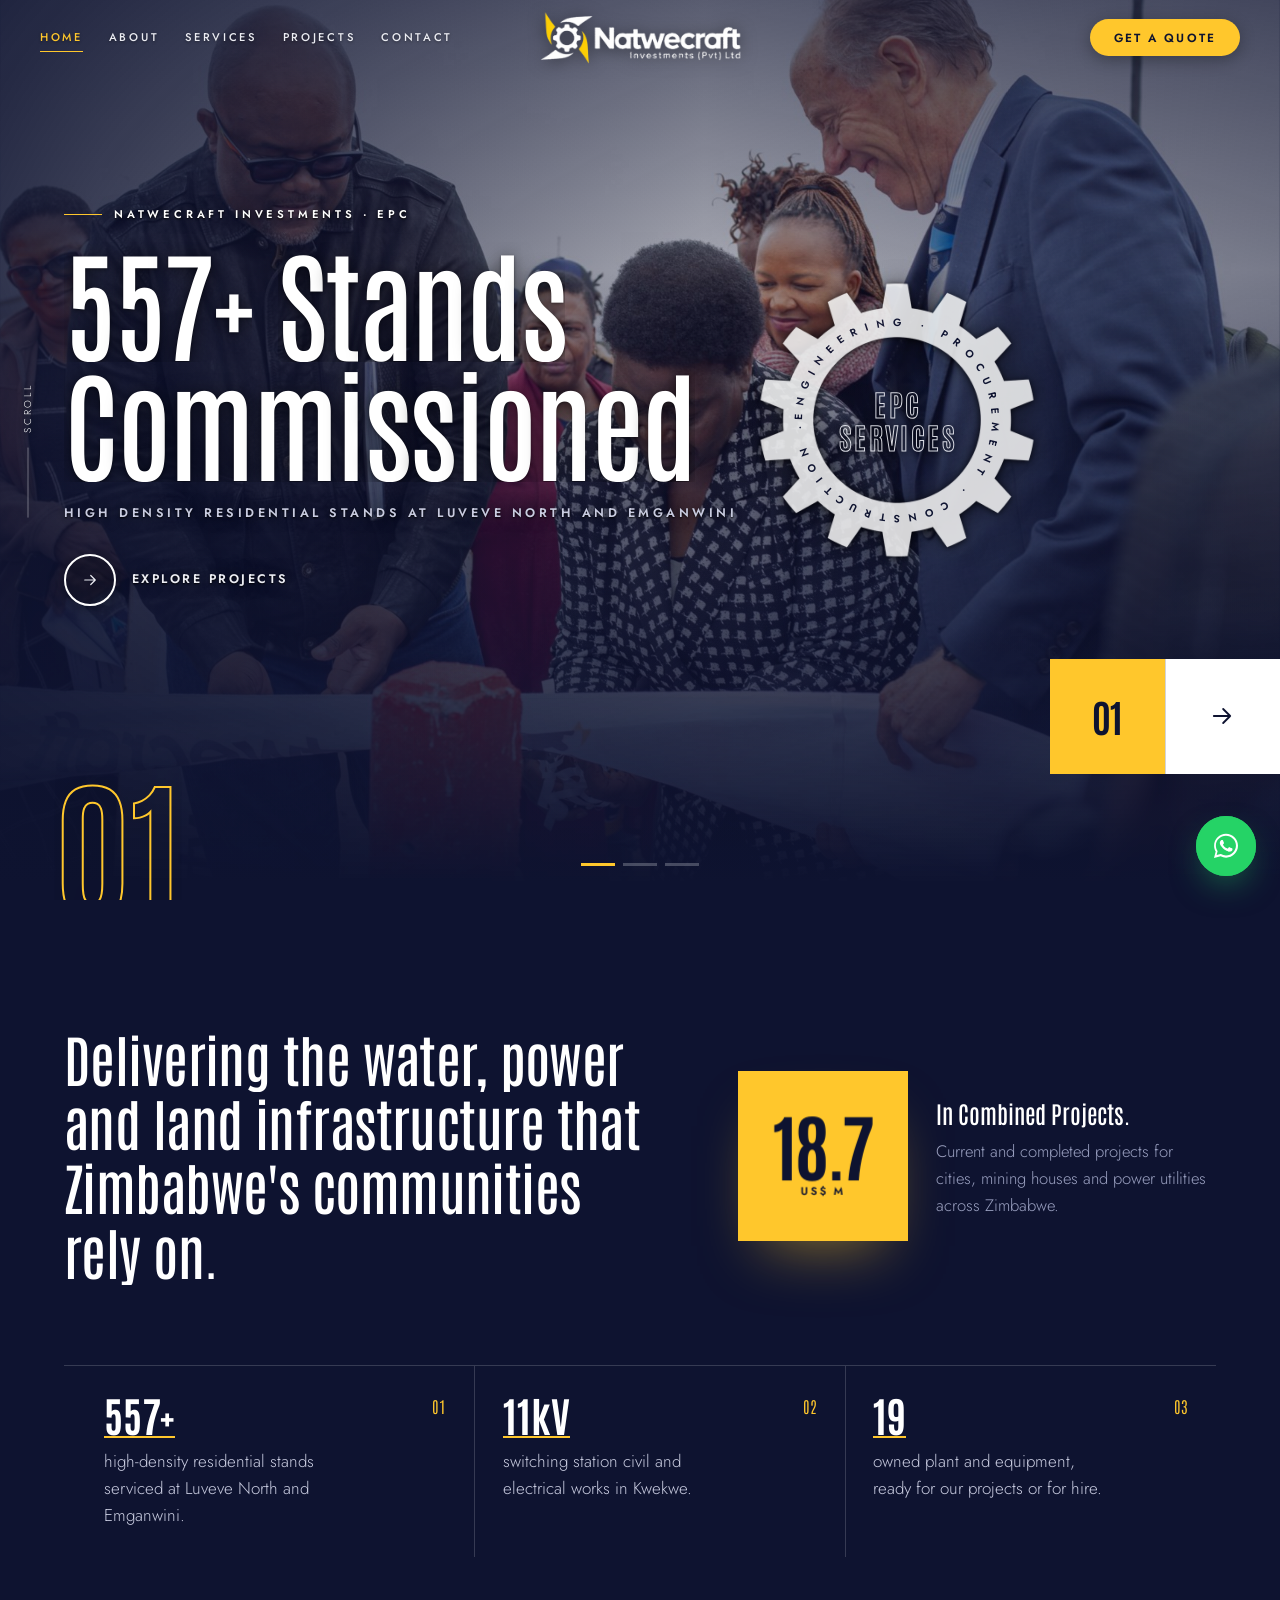
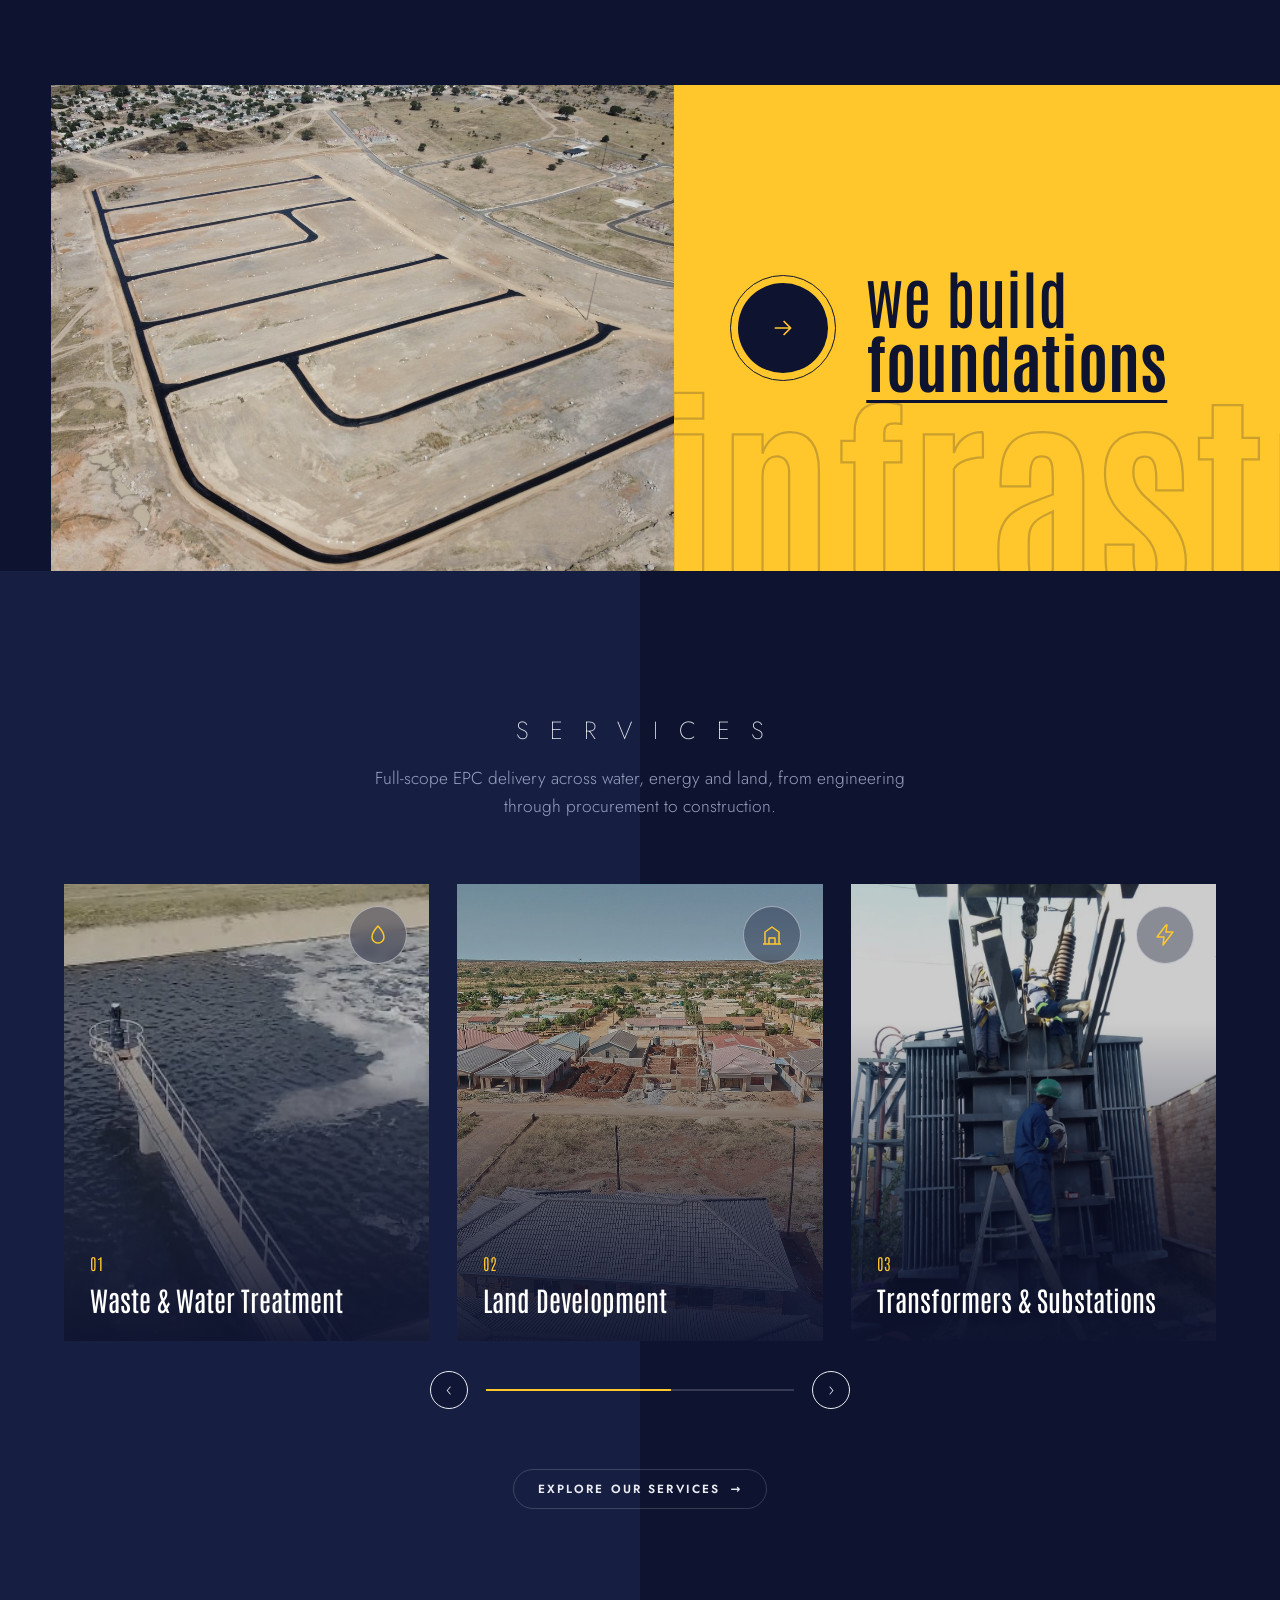
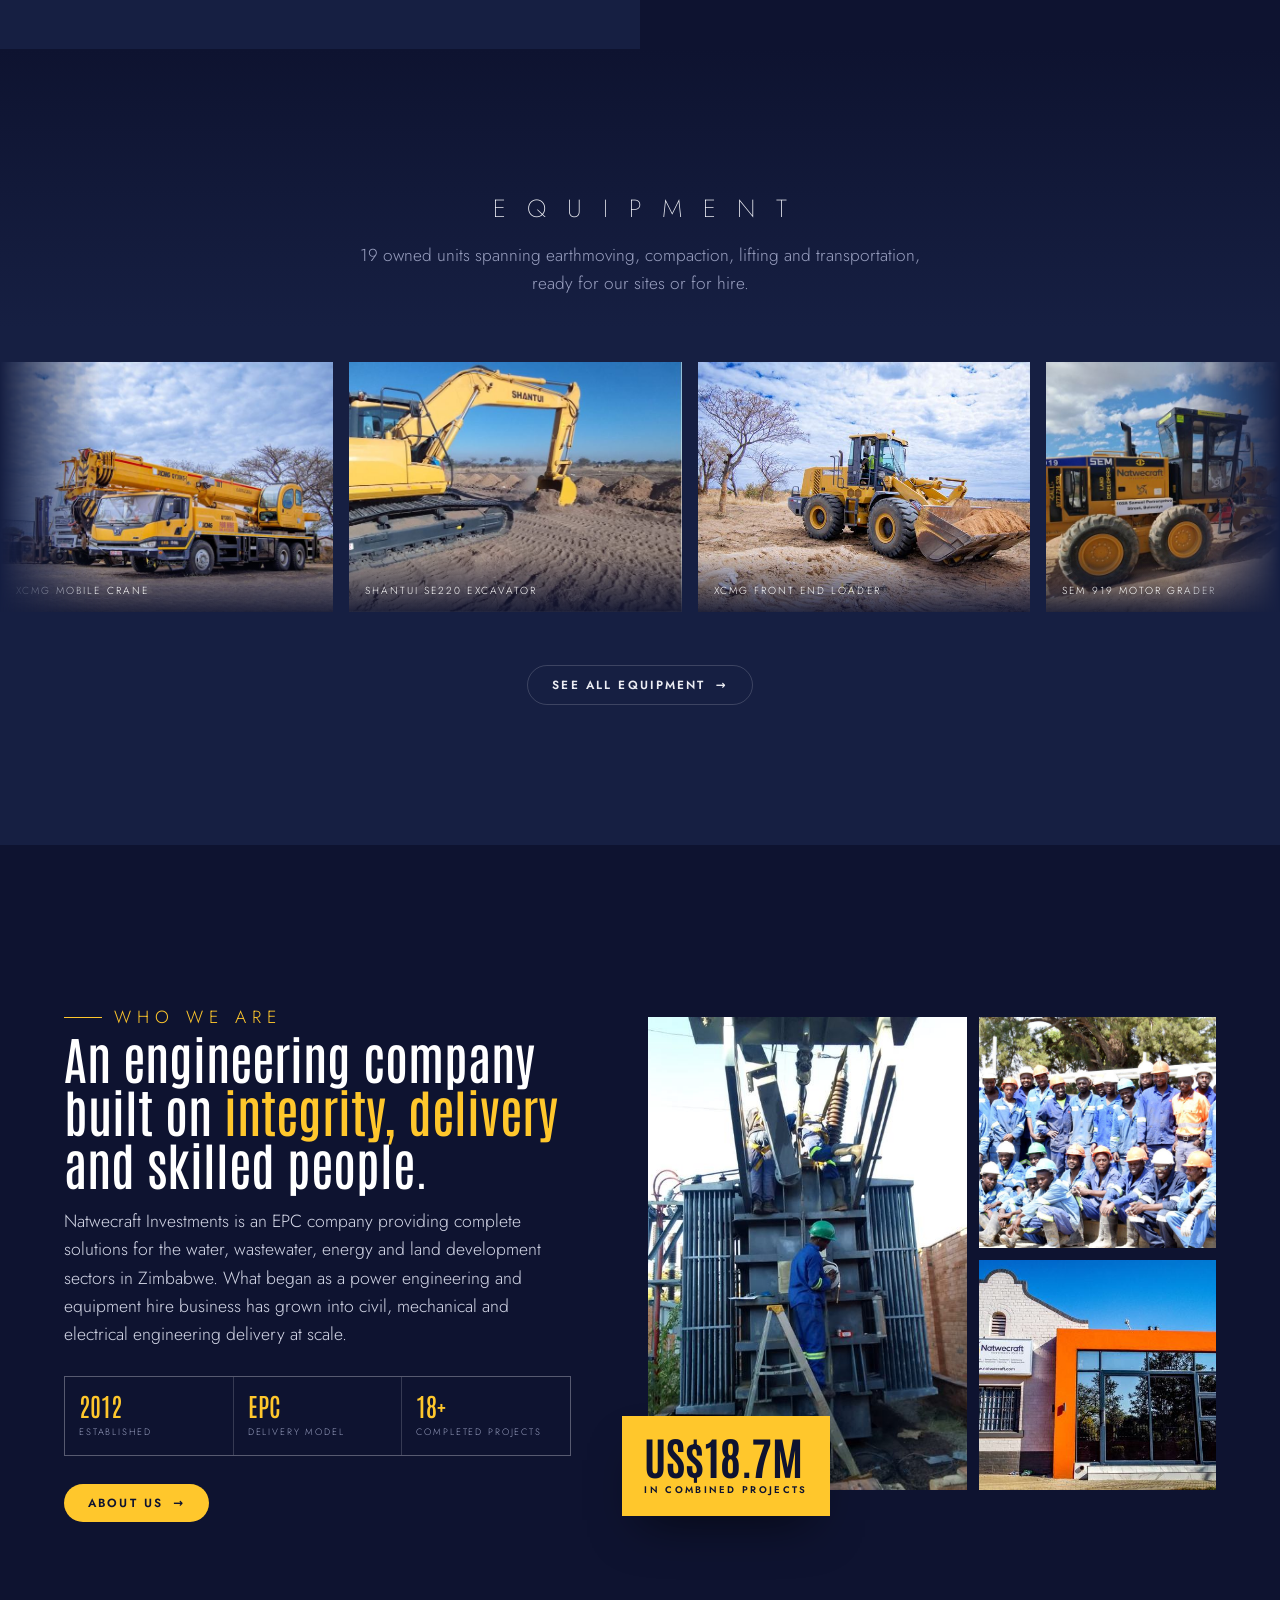
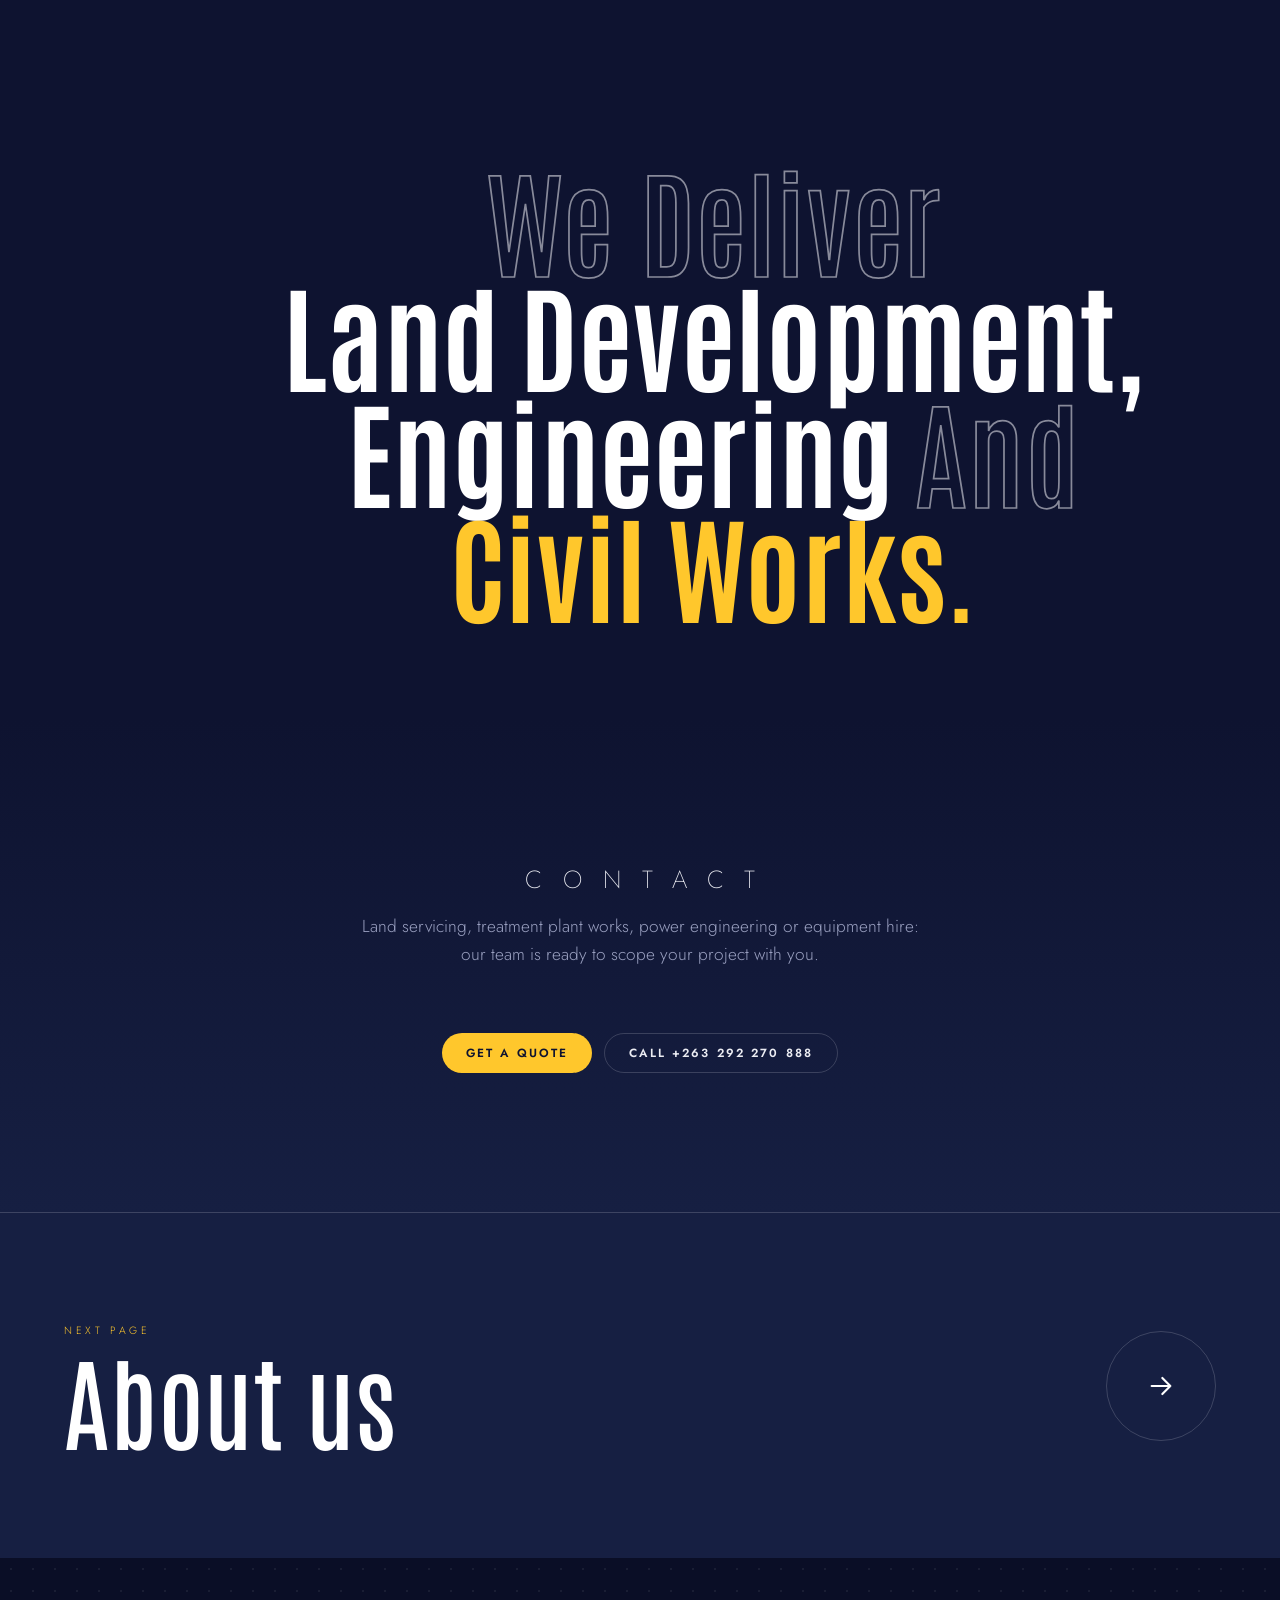
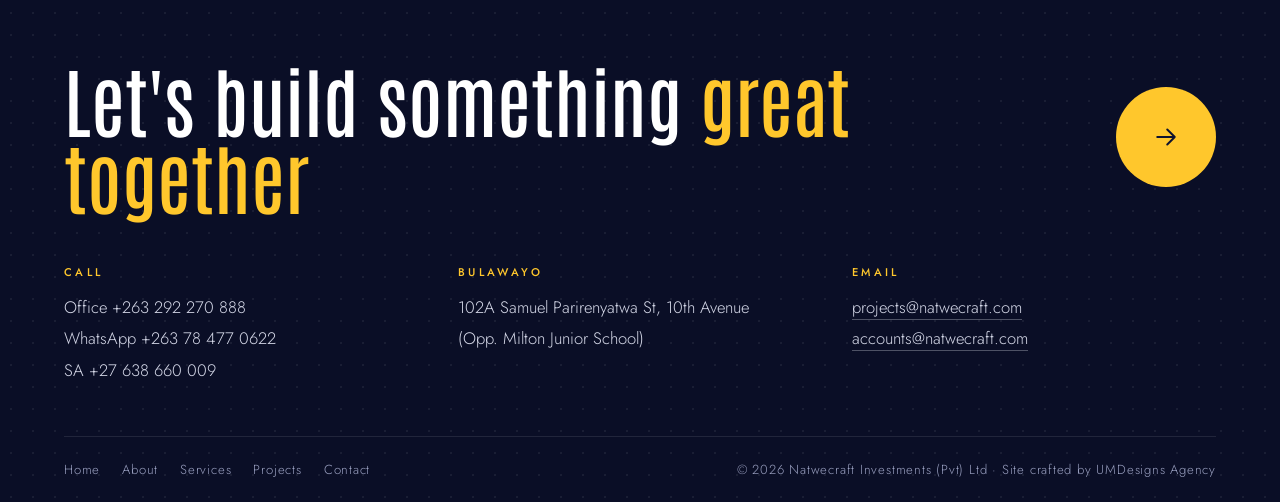
<file: index.html>
<!DOCTYPE html>
<html lang="en">
<head>
<script>document.documentElement.classList.add("js")</script>
<meta charset="UTF-8">
<meta name="viewport" content="width=device-width, initial-scale=1.0, viewport-fit=cover">
<title>Natwecraft Investments (Pvt) Ltd | Land Development, Civil &amp; Power Engineering — Bulawayo, Zimbabwe</title>
<meta name="description" content="Natwecraft Investments (Pvt) Ltd is an EPC company delivering water &amp; wastewater treatment, land development, transformer &amp; substation engineering, and earthmoving equipment hire across Zimbabwe.">
<meta name="theme-color" content="#0E1330">
<link rel="icon" type="image/png" href="images/nc3.png">
<link rel="preconnect" href="https://fonts.googleapis.com">
<link rel="preconnect" href="https://fonts.gstatic.com" crossorigin>
<link href="https://fonts.googleapis.com/css2?family=Antonio:wght@400;500;700&family=Jost:wght@200;300;400;500;600&display=swap" rel="stylesheet">
<link rel="preload" as="image" href="images/wheel.png">
<link rel="stylesheet" href="assets/site.css">
</head>
<body>

<!-- page loader: shown on load and every time a visitor moves to another page -->
<div class="loader" id="loader" aria-hidden="true"><div class="loader-in"><img src="images/wheel.png" alt="" width="132" height="132"></div></div>

<!-- ============ TOP BAR ============ -->
<header id="nav">
  <div class="nav-left">
    <button class="burger" id="burgerBtn" aria-label="Open menu" aria-expanded="false"><span></span><span></span><span></span></button>
    <nav class="toplinks" aria-label="Main"><a href="index.html" aria-current="page">HOME</a><a href="about.html">ABOUT</a><a href="services.html">SERVICES</a><a href="projects.html">PROJECTS</a><a href="contact.html">CONTACT</a></nav>
  </div>
  <a href="index.html" class="brand"><img src="logo.png" alt="Natwecraft Investments"></a>
  <a href="contact.html" class="pill">GET A QUOTE</a>
</header>

<nav class="menu" id="mobileMenu" aria-label="Main menu">
  <button class="close" id="mobileCloseBtn" aria-label="Close menu">&times;</button>
  <a href="index.html" aria-current="page"><span class="mn">01</span>Home</a><a href="about.html"><span class="mn">02</span>About</a><a href="services.html"><span class="mn">03</span>Services</a><a href="projects.html"><span class="mn">04</span>Projects</a><a href="contact.html"><span class="mn">05</span>Contact</a>
  <a class="phone" href="tel:+263784770622">+263 78 477 0622</a>
</nav>

<main>
<!-- ============ HERO ============ -->
<section id="hero">
  <div class="slides" id="heroSlides">
    <div class="hs on" data-title="557+ Stands|Commissioned" data-tag="High density residential stands at Luveve North and Emganwini"><div class="bg" style="background-image:url('images/x01.jpg'); background-position:center 30%"></div></div>
    <div class="hs" data-title="Our|people" data-tag="Skilled crews on every site"><div class="bg" style="background-image:url('images/x02.jpg'); background-position:center 35%"></div></div>
    <div class="hs" data-title="Plant and|equipment hire" data-tag="Cranes · excavators · loaders · tippers"><div class="bg" style="background-image:url('images/x03.jpg'); background-position:center 45%"></div></div>
  </div>
  <div class="scrim"></div>

  <div class="hero-inner">
    <p class="eyebrow"><span></span>NATWECRAFT INVESTMENTS · EPC</p>
    <h1 class="hero-title" id="heroTitle" aria-live="polite">557+ Stands<br>Commissioned</h1>
    <p class="hero-tag" id="heroTag">High density residential stands at Luveve North and Emganwini</p>
    <a class="explore" href="projects.html"><span class="ic"><svg viewBox="0 0 24 24" width="18" height="18" fill="none" stroke="currentColor" stroke-width="1.6" stroke-linecap="round" stroke-linejoin="round"><path d="M5 12h14M13 6l6 6-6 6"/></svg></span>EXPLORE PROJECTS</a>
  </div>

  <div class="emblem" aria-hidden="true">
    <svg viewBox="0 0 400 400">
      <defs><path id="ring" d="M200,200 m-135,0 a135,135 0 1,1 270,0 a135,135 0 1,1 -270,0"/></defs>
      <!-- gear wheel replaces the old circle borders; the text rides on its band -->
      <g class="spin">
        <image class="gear" href="images/x04.png" x="0" y="0" width="400" height="400"/>
        <text font-size="15" font-weight="600" fill="#0E1330" font-family="Jost, sans-serif" textLength="840" lengthAdjust="spacing"><textPath href="#ring">ENGINEERING · PROCUREMENT · CONSTRUCTION · </textPath></text>
      </g>
    </svg>
    <div class="emblem-core"><b>EPC</b><span class="svc-lbl">SERVICES</span></div>
  </div>

  <div class="hero-num" id="heroNum" aria-hidden="true">01</div>
  <button class="hero-next" id="heroNext" aria-label="Next slide"><span class="tile" id="heroNextNum">01</span><span class="box"><svg viewBox="0 0 24 24" width="18" height="18" fill="none" stroke="currentColor" stroke-width="1.6" stroke-linecap="round" stroke-linejoin="round"><path d="M5 12h14M13 6l6 6-6 6"/></svg></span></button>
  <div class="hero-dots" id="heroDots" role="tablist" aria-label="Hero slides"></div>
  <div class="hero-foot"><a class="scroll" href="#intro">SCROLL TO EXPLORE</a></div>
</section>


<!-- ============ INTRO ============ -->
<section id="intro" class="intro">
  <div class="intro-grid">
    <h2 class="statement" data-split>Delivering the water, power and land infrastructure that Zimbabwe's communities rely on.</h2>
    <div class="since">
      <div class="tilt" data-tilt><div class="tilt-in"><span>18.7</span><small>US$ M</small></div></div>
      <div>
        <b>In Combined Projects.</b>
        <p>Current and completed projects for cities, mining houses and power utilities across Zimbabwe.</p>
      </div>
    </div>
  </div>
  <ol class="points">
    <li><p><b>557+</b> high-density residential stands serviced at Luveve North and Emganwini.</p><span>01</span></li>
    <li><p><b>11kV</b> switching station civil and electrical works in Kwekwe.</p><span>02</span></li>
    <li><p><b>19</b> owned plant and equipment, ready for our projects or for hire.</p><span>03</span></li>
  </ol>
</section>


<!-- ============ PARALLAX BAND ============ -->
<section class="parband" aria-label="What we build">
  <div class="pb-strip" data-px="-0.12">
    <div class="pb-img" style="background-image:url('images/x05.jpg')"></div>
    <div class="pb-panel">
      <a class="pb-btn" href="services.html" aria-label="See our services"><svg viewBox="0 0 24 24" width="18" height="18" fill="none" stroke="currentColor" stroke-width="1.6" stroke-linecap="round" stroke-linejoin="round"><path d="M5 12h14M13 6l6 6-6 6"/></svg></a>
      <h2>we build <span>foundations</span></h2>
      <div class="pb-giant" data-scale aria-hidden="true">infrastructure</div>
    </div>
  </div>
</section>


<!-- ============ 01 SERVICES ============ -->
<section class="block split-bg">
  <div class="num" aria-hidden="true">01</div>
  <h2 class="title">SERVICES</h2>
  <p class="kicker">Full-scope EPC delivery across water, energy and land, from engineering through procurement to construction.</p>
  <div class="fcar" data-fcar>
    <div class="ftrack">
      <article class="fcard">
        <div class="fimg"><img src="images/x11.jpg" alt="Aerated wastewater treatment basin" draggable="false"></div>
        <div class="fic"><svg viewBox="0 0 24 24" fill="none" stroke="currentColor" stroke-width="1.5" stroke-linejoin="round"><path d="M12 3s6 6.5 6 11a6 6 0 01-12 0c0-4.5 6-11 6-11z"/></svg></div>
        <div class="fbody"><span class="fno">01</span><h3>Waste &amp; Water Treatment</h3><p>Building and rehabilitating treatment plants, pump stations and reticulation networks for municipal clients.</p></div>
      </article>
      <article class="fcard">
        <div class="fimg"><img src="images/x12.jpg" alt="Aerial view of a serviced residential neighbourhood" draggable="false"></div>
        <div class="fic"><svg viewBox="0 0 24 24" fill="none" stroke="currentColor" stroke-width="1.5" stroke-linejoin="round"><path d="M3 21h18M5 21V9l7-5 7 5v12M9 21v-6h6v6"/></svg></div>
        <div class="fbody"><span class="fno">02</span><h3>Land Development</h3><p>Construction of Sewer, water, tarred roads, public lighting and electricity distribution poles.</p></div>
      </article>
      <article class="fcard">
        <div class="fimg"><img src="images/x42.jpg" alt="" draggable="false"></div>
        <div class="fic"><svg viewBox="0 0 24 24" fill="none" stroke="currentColor" stroke-width="1.5" stroke-linejoin="round"><path d="M13 2L4 14h7l-1 8 10-13h-7l1-7z"/></svg></div>
        <div class="fbody"><span class="fno">03</span><h3>Transformers &amp; Substations</h3><p>Installation, rigging, oil filtration, commissioning, breaker and isolator installation, earthing and protection upgrades.</p></div>
      </article>
      <article class="fcard">
        <div class="fimg"><img src="images/x14.jpg" alt="" draggable="false"></div>
        <div class="fic"><svg viewBox="0 0 24 24" fill="none" stroke="currentColor" stroke-width="1.5" stroke-linejoin="round"><path d="M2 20h20M4 20V10l4-2 4 2 4-2 4 2v10"/></svg></div>
        <div class="fbody"><span class="fno">04</span><h3>Equipment Hire</h3><p>Graders, excavators, backhoes, front-end loaders and TLBs for mines, contractors and government.</p></div>
      </article>
      <article class="fcard">
        <div class="fimg"><img src="images/x15.jpg" alt="" draggable="false"></div>
        <div class="fic"><svg viewBox="0 0 24 24" fill="none" stroke="currentColor" stroke-width="1.5" stroke-linejoin="round"><path d="M3 17l4-8 4 5 3-4 7 7"/><circle cx="18" cy="6" r="2"/></svg></div>
        <div class="fbody"><span class="fno">05</span><h3>Lifting &amp; Transportation</h3><p>Mobile cranes, forklifts, tippers and water bowsers for mining, industrial and construction work.</p></div>
      </article>
    </div>
    <div class="fnav">
      <button class="arrow prev" aria-label="Previous service">&lsaquo;</button>
      <div class="fbar"><span></span></div>
      <button class="arrow next" aria-label="Next service">&rsaquo;</button>
    </div>
  </div>

  <div class="more"><a class="pill ghost" href="services.html">EXPLORE OUR SERVICES <span class="ar">&rarr;</span></a></div>
</section>

<!-- ============ 02 EQUIPMENT ============ -->
<section class="block band">
  <div class="num" aria-hidden="true">02</div>
  <h2 class="title">EQUIPMENT</h2>
  <p class="kicker">19 owned units spanning earthmoving, compaction, lifting and transportation, ready for our sites or for hire.</p>
  <div class="marquee"><div class="mtrack"><figure><img src="images/t/fleet-crane.jpg" alt="XCMG mobile crane" loading="lazy"><figcaption>XCMG mobile crane</figcaption></figure><figure><img src="images/t/fleet-excavator.jpg" alt="Shantui SE220 excavator" loading="lazy"><figcaption>Shantui SE220 excavator</figcaption></figure><figure><img src="images/t/fleet-loader.jpg" alt="XCMG front end loader" loading="lazy"><figcaption>XCMG front end loader</figcaption></figure><figure><img src="images/t/fleet-grader.jpg" alt="SEM 919 motor grader" loading="lazy"><figcaption>SEM 919 motor grader</figcaption></figure><figure><img src="images/t/fleet-tipper.jpg" alt="Shacman tipper truck" loading="lazy"><figcaption>Shacman tipper truck</figcaption></figure><figure><img src="images/t/fleet-roller.jpg" alt="SEM 518 roller compactor" loading="lazy"><figcaption>SEM 518 roller compactor</figcaption></figure><figure><img src="images/t/fleet-backhoe.jpg" alt="CAT 426 backhoe loader" loading="lazy"><figcaption>CAT 426 backhoe loader</figcaption></figure><figure><img src="images/t/fleet-bowser.jpg" alt="Powerstar water bowser" loading="lazy"><figcaption>Powerstar water bowser</figcaption></figure><figure><img src="images/t/fleet-forklift.jpg" alt="Hyster forklift" loading="lazy"><figcaption>Hyster forklift</figcaption></figure><figure><img src="images/t/fleet-isuzu.jpg" alt="Isuzu 4-tonne truck" loading="lazy"><figcaption>Isuzu 4-tonne truck</figcaption></figure><figure><img aria-hidden="true" src="images/t/fleet-crane.jpg" alt="XCMG mobile crane" loading="lazy"><figcaption>XCMG mobile crane</figcaption></figure><figure><img aria-hidden="true" src="images/t/fleet-excavator.jpg" alt="Shantui SE220 excavator" loading="lazy"><figcaption>Shantui SE220 excavator</figcaption></figure><figure><img aria-hidden="true" src="images/t/fleet-loader.jpg" alt="XCMG front end loader" loading="lazy"><figcaption>XCMG front end loader</figcaption></figure><figure><img aria-hidden="true" src="images/t/fleet-grader.jpg" alt="SEM 919 motor grader" loading="lazy"><figcaption>SEM 919 motor grader</figcaption></figure><figure><img aria-hidden="true" src="images/t/fleet-tipper.jpg" alt="Shacman tipper truck" loading="lazy"><figcaption>Shacman tipper truck</figcaption></figure><figure><img aria-hidden="true" src="images/t/fleet-roller.jpg" alt="SEM 518 roller compactor" loading="lazy"><figcaption>SEM 518 roller compactor</figcaption></figure><figure><img aria-hidden="true" src="images/t/fleet-backhoe.jpg" alt="CAT 426 backhoe loader" loading="lazy"><figcaption>CAT 426 backhoe loader</figcaption></figure><figure><img aria-hidden="true" src="images/t/fleet-bowser.jpg" alt="Powerstar water bowser" loading="lazy"><figcaption>Powerstar water bowser</figcaption></figure><figure><img aria-hidden="true" src="images/t/fleet-forklift.jpg" alt="Hyster forklift" loading="lazy"><figcaption>Hyster forklift</figcaption></figure><figure><img aria-hidden="true" src="images/t/fleet-isuzu.jpg" alt="Isuzu 4-tonne truck" loading="lazy"><figcaption>Isuzu 4-tonne truck</figcaption></figure></div></div>
  <div class="more"><a class="pill ghost" href="services.html#fleet">SEE ALL EQUIPMENT <span class="ar">&rarr;</span></a></div>
</section>

<!-- ============ 03 ABOUT ============ -->
<section class="block">
  <div class="num" aria-hidden="true">03</div>
  <div class="ssplit">
    <div class="scopy">
      <p class="eyebrow"><span></span>WHO WE ARE</p>
      <h3>An engineering company built on <span>integrity, delivery</span> and skilled people.</h3>
      <p>Natwecraft Investments is an EPC company providing complete solutions for the water, wastewater, energy and land development sectors in Zimbabwe. What began as a power engineering and equipment hire business has grown into civil, mechanical and electrical engineering delivery at scale.</p>
      <div class="minis"><div><b>2012</b><span>Established</span></div><div><b>EPC</b><span>Delivery model</span></div><div><b>18+</b><span>Completed projects</span></div></div>
      <a class="pill" href="about.html">ABOUT US <span class="ar">&rarr;</span></a>
    </div>
    <div class="collage">
      <figure><img src="images/t/fern-transformer.jpg" alt="Natwecraft crew working on a power transformer" loading="lazy"></figure>
      <figure><img src="images/x09.jpg" alt="The Natwecraft project team on site" loading="lazy"></figure>
      <figure><img src="images/t/office-after-front.jpg" alt="Natwecraft office after renovation" loading="lazy"></figure>
      <div class="stamp"><b>US$18.7M</b><span>IN COMBINED PROJECTS</span></div>
    </div>
  </div>
</section>

<!-- ============ BIG TYPE ============ -->
<section class="bigtype" aria-label="We deliver land development, engineering and civil works.">
  <div class="bt" data-bt>
    <span class="o">we deliver</span>
    <span>land development,</span>
    <span>engineering <span class="o">and</span></span>
    <span class="y">civil works.</span>
  </div>
</section>


<!-- ============ 04 CONTACT ============ -->
<section class="block" style="text-align:center; background:linear-gradient(180deg,var(--night),var(--navy))">
  <div class="num" aria-hidden="true">04</div>
  <h2 class="title">CONTACT</h2>
  <p class="kicker">Land servicing, treatment plant works, power engineering or equipment hire: our team is ready to scope your project with you.</p>
  <div class="cta-row">
    <a class="pill" href="contact.html">GET A QUOTE</a>
    <a class="pill ghost" href="tel:+263292270888">CALL +263 292 270 888</a>
  </div>


</section>

<a class="nextpage" href="about.html">
  <div class="np-in"><div><small>NEXT PAGE</small><b>About us</b></div><span class="np-arr"><svg viewBox="0 0 24 24" width="18" height="18" fill="none" stroke="currentColor" stroke-width="1.6" stroke-linecap="round" stroke-linejoin="round"><path d="M5 12h14M13 6l6 6-6 6"/></svg></span></div>
</a>

</main>

<footer class="site-foot">
  <div class="ft-top">
    <h2>Let's build something <span>great together</span></h2>
    <a class="ft-cta" href="contact.html" aria-label="Start a project"><svg viewBox="0 0 24 24" width="18" height="18" fill="none" stroke="currentColor" stroke-width="1.6" stroke-linecap="round" stroke-linejoin="round"><path d="M5 12h14M13 6l6 6-6 6"/></svg></a>
  </div>
  <div class="ft-cols">
    <div>
      <h4>CALL</h4>
      <p><a href="tel:+263292270888">Office +263 292 270 888</a><br><a href="tel:+263784770622">WhatsApp +263 78 477 0622</a><br><a href="tel:+27638660009">SA +27 638 660 009</a></p>
    </div>
    <div>
      <h4>BULAWAYO</h4>
      <p>102A Samuel Parirenyatwa St, 10th Avenue<br>(Opp. Milton Junior School)</p>
    </div>
    <div>
      <h4>EMAIL</h4>
      <p><a class="ul" href="mailto:projects@natwecraft.com">projects@natwecraft.com</a><br><a class="ul" href="mailto:accounts@natwecraft.com">accounts@natwecraft.com</a></p>
    </div>
  </div>
  <div class="ft-bot">
    <nav aria-label="Footer"><a href="index.html">Home</a><a href="about.html">About</a><a href="services.html">Services</a><a href="projects.html">Projects</a><a href="contact.html">Contact</a></nav>
    <span>&copy; <span class="year"></span> Natwecraft Investments (Pvt) Ltd · Site crafted by <a class="ft-credit" href="https://umdesignsagency.com/" target="_blank" rel="noopener">UMDesigns Agency</a></span>
  </div>
</footer>

<div class="sprog" aria-hidden="true"><span class="st">SCROLL</span><span class="sl"><i id="sprogFill"></i></span></div>
<div class="cur cur-dot" aria-hidden="true"></div><div class="cur cur-ring" aria-hidden="true"></div>

<dialog class="lb" id="lightbox">
  <button class="lb-close" aria-label="Close">&times;</button>
  <button class="lb-nav lb-prev" aria-label="Previous photo">&lsaquo;</button>
  <button class="lb-nav lb-next" aria-label="Next photo">&rsaquo;</button>
  <figure><img alt=""><p><span class="lb-count"></span><span class="lb-cap"></span></p></figure>
</dialog>

<a class="wa" href="https://wa.me/263784770622?text=Hello%20Natwecraft%2C%20I%27d%20like%20to%20enquire%20about%20" target="_blank" rel="noopener" aria-label="Chat with Natwecraft on WhatsApp, +263 78 477 0622">
  <svg viewBox="0 0 32 32" aria-hidden="true"><path fill="#fff" d="M16 3C9 3 3.3 8.6 3.3 15.6c0 2.2.6 4.4 1.7 6.3L3.2 28.8l7.1-1.9c1.8 1 3.8 1.5 5.8 1.5 7 0 12.7-5.6 12.7-12.6C28.8 8.6 23 3 16 3zm0 23.1c-1.9 0-3.8-.5-5.4-1.5l-.4-.2-4.2 1.1 1.1-4.1-.3-.4c-1.1-1.7-1.6-3.6-1.6-5.5 0-5.8 4.8-10.5 10.7-10.5s10.7 4.7 10.7 10.5S21.9 26.1 16 26.1zm5.9-7.9c-.3-.2-1.9-.9-2.2-1s-.5-.2-.7.2-.8 1-1 1.2-.4.2-.7.1c-.3-.2-1.4-.5-2.6-1.6-1-.9-1.6-1.9-1.8-2.2-.2-.3 0-.5.1-.7l.5-.6c.2-.2.2-.3.3-.5.1-.2 0-.4 0-.6l-1-2.4c-.3-.6-.5-.5-.7-.5h-.6c-.2 0-.6.1-.9.4-.3.3-1.2 1.1-1.2 2.7s1.2 3.2 1.4 3.4c.2.2 2.4 3.6 5.7 5 .8.3 1.4.5 1.9.7.8.3 1.5.2 2.1.1.6-.1 1.9-.8 2.2-1.5.3-.7.3-1.4.2-1.5-.1-.2-.3-.3-.6-.4z"/></svg>
  <span class="lbl">CHAT ON WHATSAPP</span>
</a>

<script src="assets/site.js"></script>
</body>
</html>
</file>
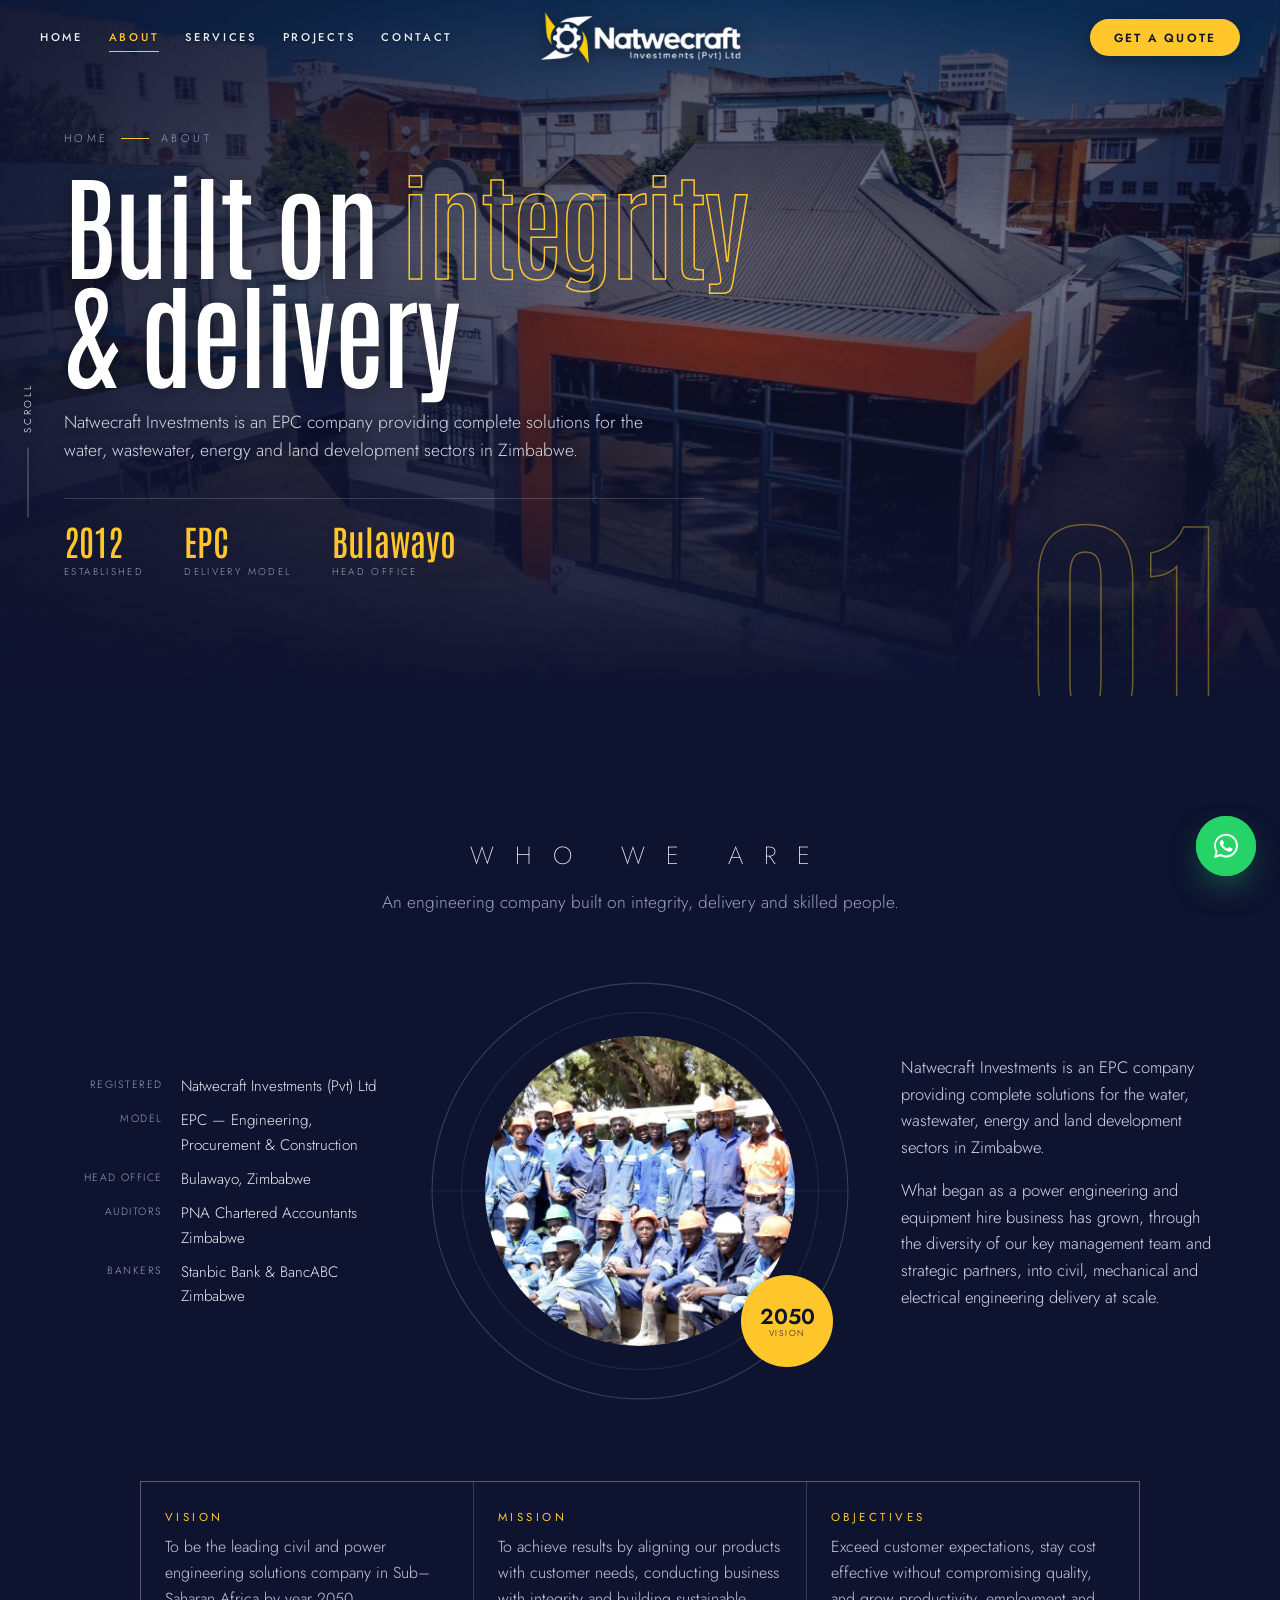
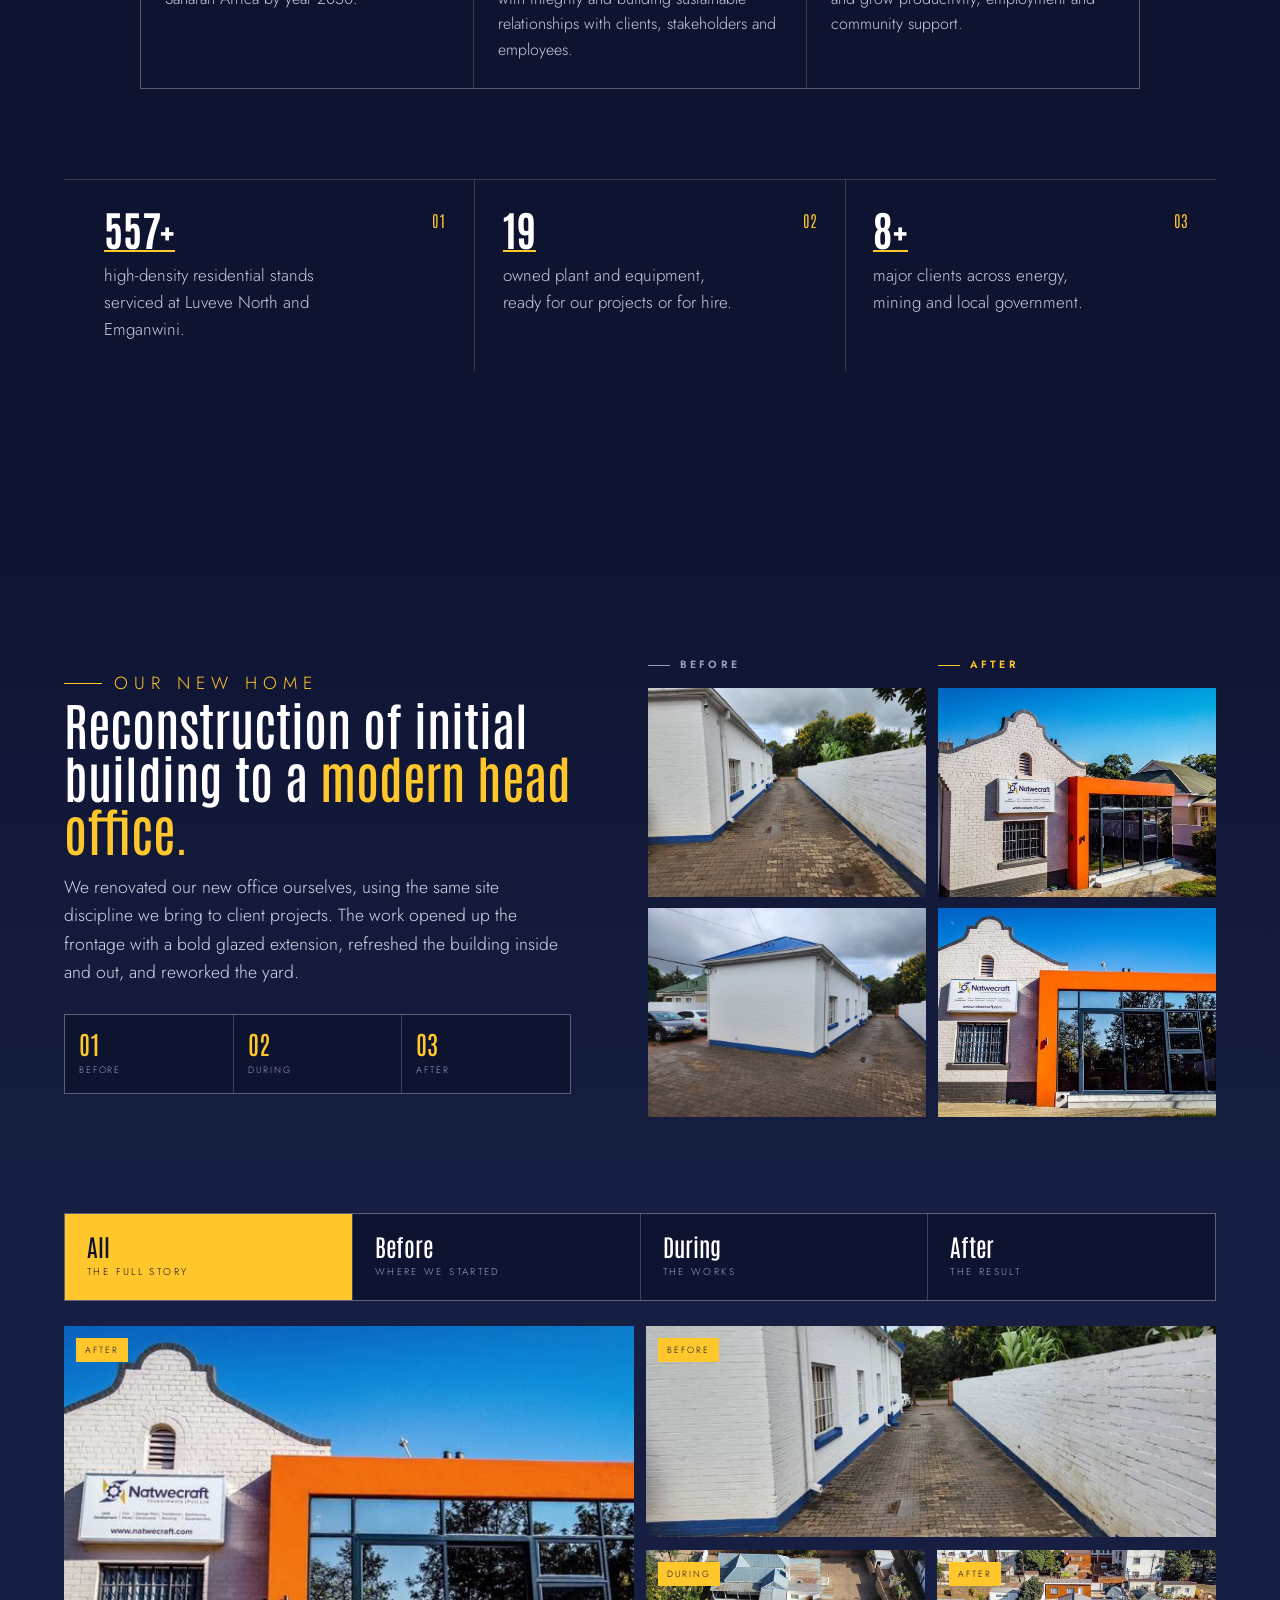
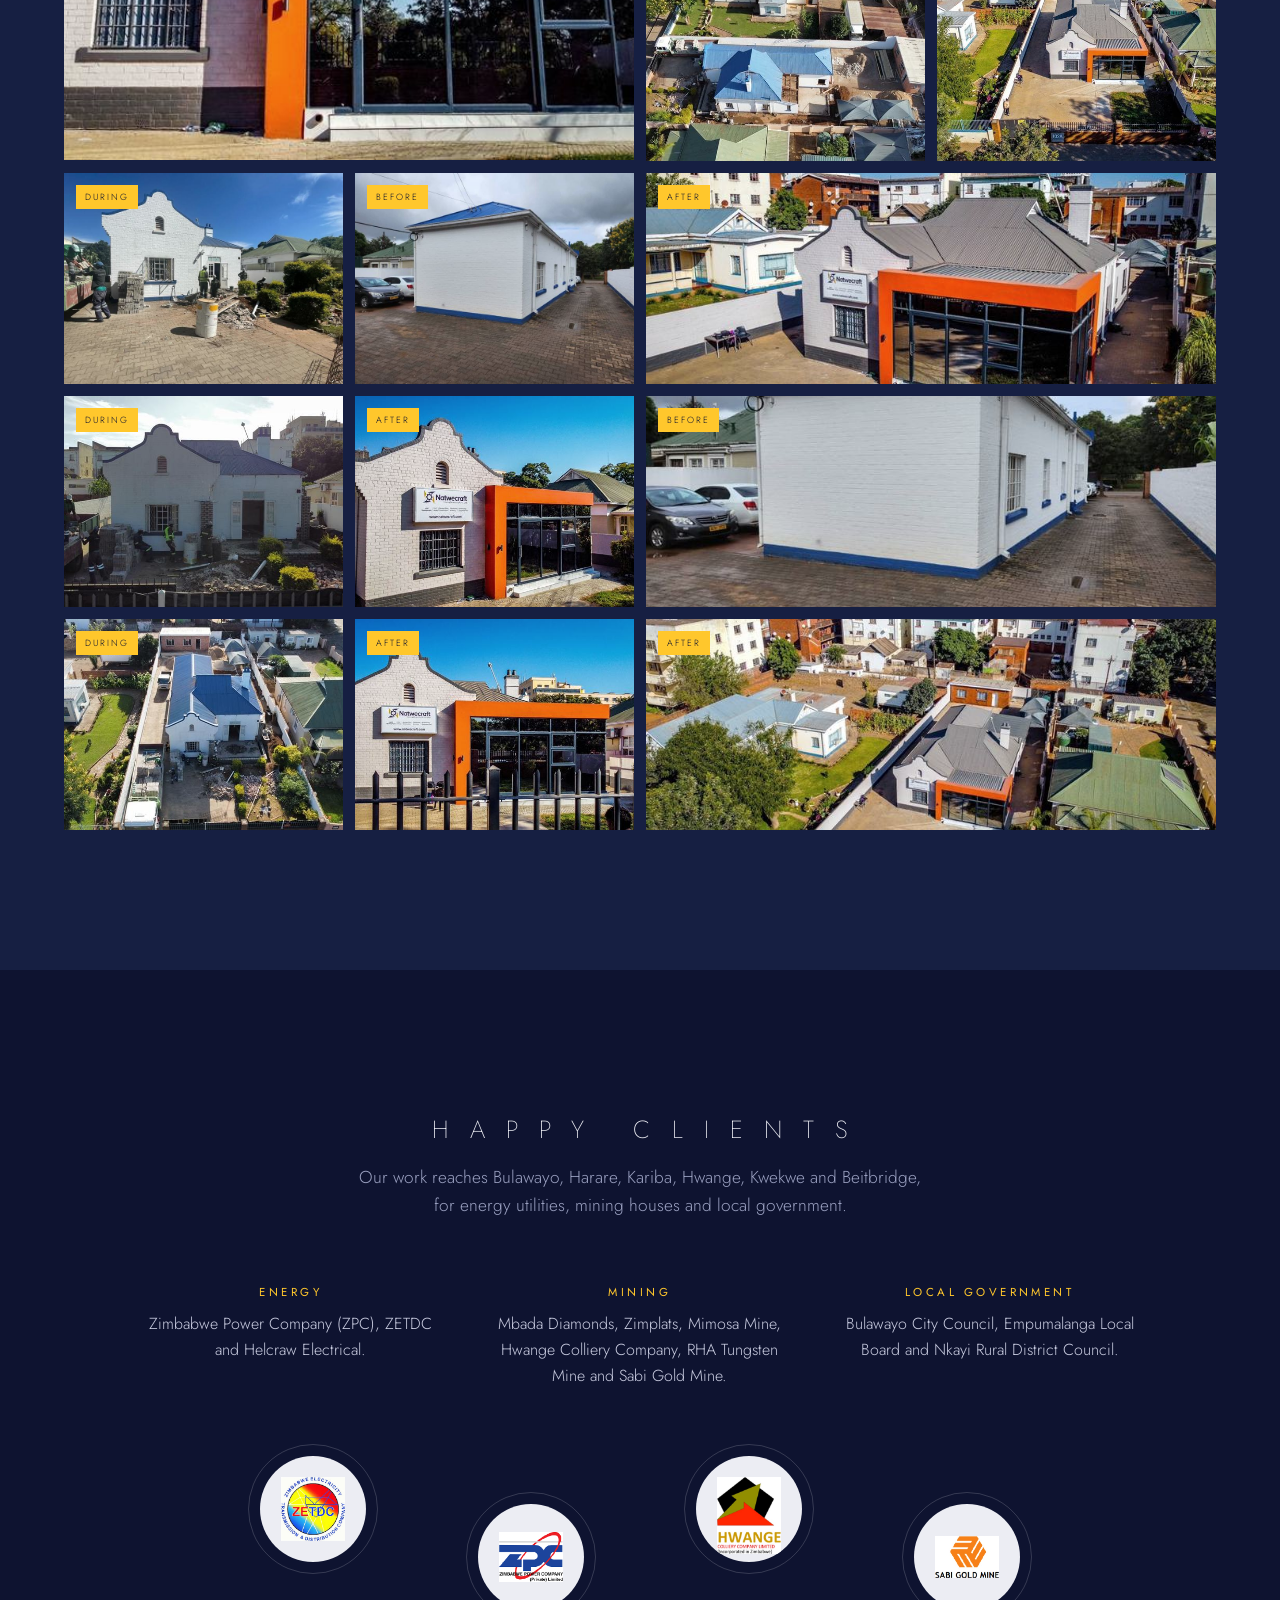
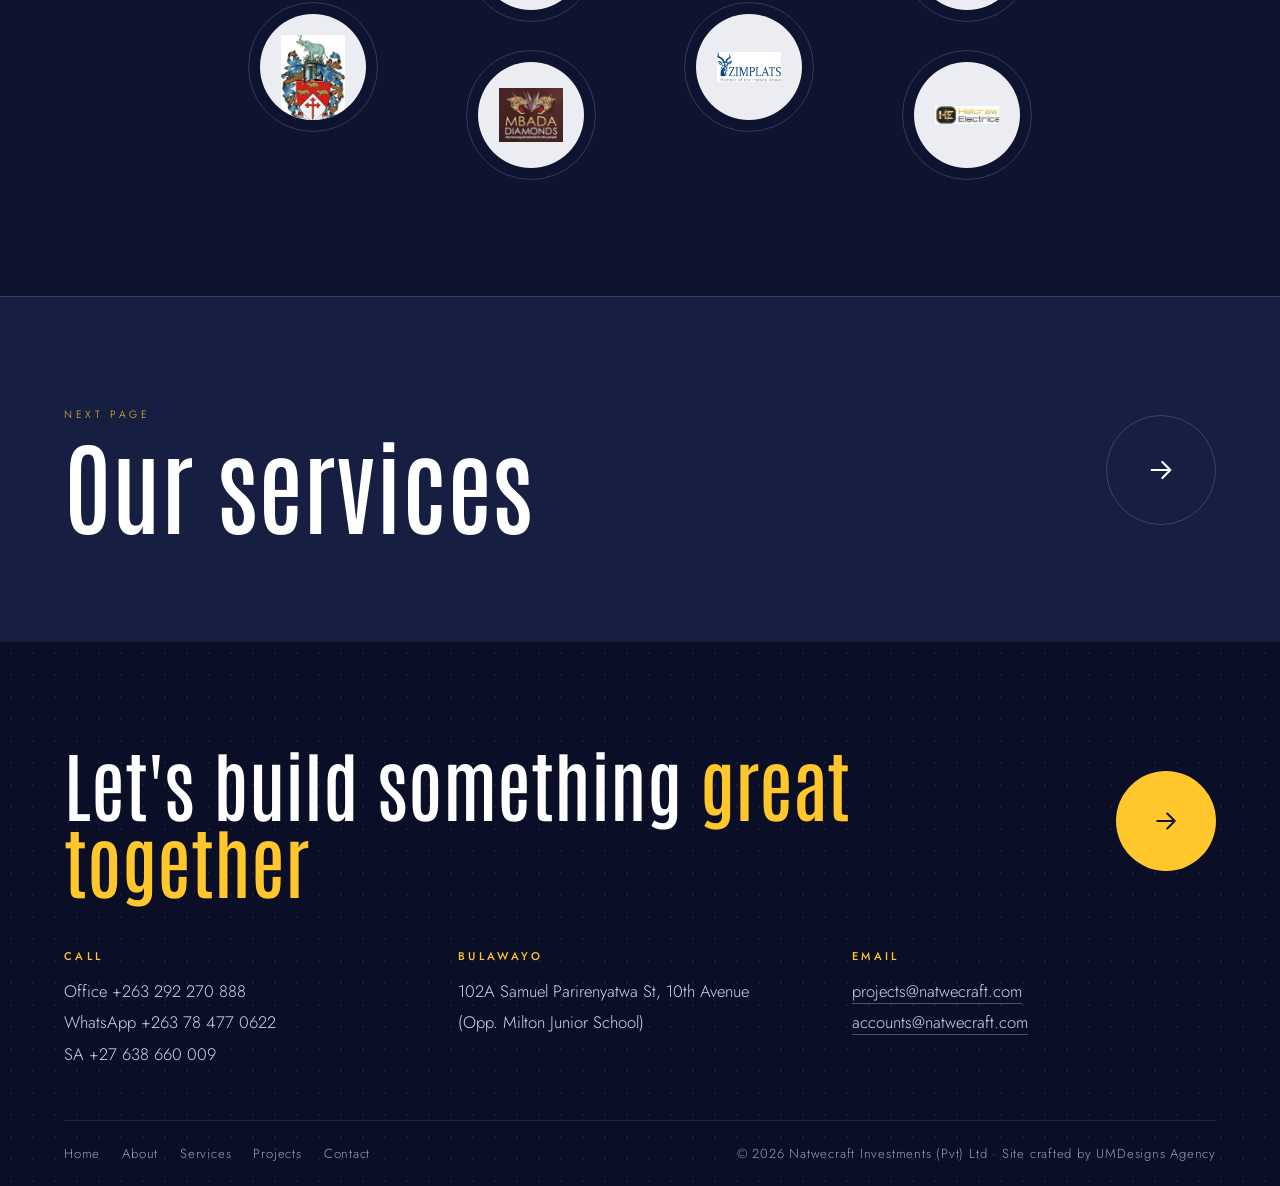
<file: about.html>
<!DOCTYPE html>
<html lang="en">
<head>
<script>document.documentElement.classList.add("js")</script>
<meta charset="UTF-8">
<meta name="viewport" content="width=device-width, initial-scale=1.0, viewport-fit=cover">
<title>About | Natwecraft Investments (Pvt) Ltd</title>
<meta name="description" content="Who we are: an EPC company for water, wastewater, energy and land development in Zimbabwe — vision, mission, clients, team and our new head office.">
<meta name="theme-color" content="#0E1330">
<link rel="icon" type="image/png" href="images/nc3.png">
<link rel="preconnect" href="https://fonts.googleapis.com">
<link rel="preconnect" href="https://fonts.gstatic.com" crossorigin>
<link href="https://fonts.googleapis.com/css2?family=Antonio:wght@400;500;700&family=Jost:wght@200;300;400;500;600&display=swap" rel="stylesheet">
<link rel="preload" as="image" href="images/wheel.png">
<link rel="stylesheet" href="assets/site.css">
</head>
<body>

<!-- page loader: shown on load and every time a visitor moves to another page -->
<div class="loader" id="loader" aria-hidden="true"><div class="loader-in"><img src="images/wheel.png" alt="" width="132" height="132"></div></div>

<!-- ============ TOP BAR ============ -->
<header id="nav">
  <div class="nav-left">
    <button class="burger" id="burgerBtn" aria-label="Open menu" aria-expanded="false"><span></span><span></span><span></span></button>
    <nav class="toplinks" aria-label="Main"><a href="index.html">HOME</a><a href="about.html" aria-current="page">ABOUT</a><a href="services.html">SERVICES</a><a href="projects.html">PROJECTS</a><a href="contact.html">CONTACT</a></nav>
  </div>
  <a href="index.html" class="brand"><img src="logo.png" alt="Natwecraft Investments"></a>
  <a href="contact.html" class="pill">GET A QUOTE</a>
</header>

<nav class="menu" id="mobileMenu" aria-label="Main menu">
  <button class="close" id="mobileCloseBtn" aria-label="Close menu">&times;</button>
  <a href="index.html"><span class="mn">01</span>Home</a><a href="about.html" aria-current="page"><span class="mn">02</span>About</a><a href="services.html"><span class="mn">03</span>Services</a><a href="projects.html"><span class="mn">04</span>Projects</a><a href="contact.html"><span class="mn">05</span>Contact</a>
  <a class="phone" href="tel:+263784770622">+263 78 477 0622</a>
</nav>

<main>

<section class="phero" id="top">
  <div class="bg" style="background-image:url('images/g/office-after-angle.jpg'); background-position:center 55%"></div>
  <div class="scrim"></div>
  <div class="phero-in">
    <p class="crumbs ph-rv"><a href="index.html">HOME</a><i></i><span>ABOUT</span></p>
    <h1 class="ph-rv" style="--d:.15s">Built on <em>integrity</em><br>&amp; delivery</h1>
    <p class="lede ph-rv" style="--d:.35s">Natwecraft Investments is an EPC company providing complete solutions for the water, wastewater, energy and land development sectors in Zimbabwe.</p>
    <div class="phero-meta ph-rv" style="--d:.55s"><div><b>2012</b><span>Established</span></div><div><b>EPC</b><span>Delivery model</span></div><div><b>Bulawayo</b><span>Head office</span></div></div>
  </div>
  <div class="pnum" aria-hidden="true">01</div>
</section>


<!-- ============ 01 WHO WE ARE ============ -->
<section class="block" id="who">
  <div class="num" aria-hidden="true">01</div>
  <h2 class="title">WHO WE ARE</h2>
  <p class="kicker">An engineering company built on integrity, delivery and skilled people.</p>
  <div class="syn">
    <dl class="facts">
      <dt>Registered</dt><dd>Natwecraft Investments (Pvt) Ltd</dd>
      <dt>Model</dt><dd>EPC &mdash; Engineering, Procurement &amp; Construction</dd>
      <dt>Head office</dt><dd>Bulawayo, Zimbabwe</dd>
      <dt>Auditors</dt><dd>PNA Chartered Accountants Zimbabwe</dd>
      <dt>Bankers</dt><dd>Stanbic Bank &amp; BancABC Zimbabwe</dd>
    </dl>
    <div class="orb">
      <svg viewBox="0 0 400 400" aria-hidden="true">
        <circle cx="200" cy="200" r="198" fill="none" stroke="rgba(236,237,243,.2)"/>
        <circle cx="200" cy="200" r="170" fill="none" stroke="rgba(236,237,243,.1)"/>
        <line x1="0" y1="200" x2="400" y2="200" stroke="rgba(236,237,243,.07)"/>
      </svg>
      <img src="images/x09.jpg" alt="The Natwecraft Investments project team on site">
      <div class="badge"><b>2050</b><span>VISION</span></div>
    </div>
    <div class="story">
      <p>Natwecraft Investments is an EPC company providing complete solutions for the water, wastewater, energy and land development sectors in Zimbabwe.</p>
      <p>What began as a power engineering and equipment hire business has grown, through the diversity of our key management team and strategic partners, into civil, mechanical and electrical engineering delivery at scale.</p>
    </div>
  </div>
  <div class="vmo">
    <div><h3>VISION</h3><p>To be the leading civil and power engineering solutions company in Sub&ndash;Saharan Africa by year 2050.</p></div>
    <div><h3>MISSION</h3><p>To achieve results by aligning our products with customer needs, conducting business with integrity and building sustainable relationships with clients, stakeholders and employees.</p></div>
    <div><h3>OBJECTIVES</h3><p>Exceed customer expectations, stay cost effective without compromising quality, and grow productivity, employment and community support.</p></div>
  </div>

  <ol class="points" style="margin-top:clamp(60px,8vw,90px)">
    <li><p><b>557+</b> high-density residential stands serviced at Luveve North and Emganwini.</p><span>01</span></li>
    <li><p><b>19</b> owned plant and equipment, ready for our projects or for hire.</p><span>02</span></li>
    <li><p><b>8+</b> major clients across energy, mining and local government.</p><span>03</span></li>
  </ol>
</section>

<!-- ============ 02 OUR NEW HOME ============ -->
<section class="block band" id="office">
  <div class="num" aria-hidden="true">02</div>
  <div class="ssplit flip" style="margin-bottom:clamp(60px,8vw,90px)">
    <div class="scopy">
      <p class="eyebrow"><span></span>OUR NEW HOME</p>
      <h3>Reconstruction of initial building to a <span>modern head office.</span></h3>
      <p>We renovated our new office ourselves, using the same site discipline we bring to client projects. The work opened up the frontage with a bold glazed extension, refreshed the building inside and out, and reworked the yard.</p>
      <div class="minis"><div><b>01</b><span>Before</span></div><div><b>02</b><span>During</span></div><div><b>03</b><span>After</span></div></div>
    </div>
    <div class="ba" aria-label="Office before and after renovation">
      <p class="ba-h">BEFORE</p><p class="ba-h after">AFTER</p>
      <figure><img src="images/t/office-before-side.jpg" alt="Street view of the building before renovation" loading="lazy"></figure>
      <figure><img src="images/t/office-after-side.jpg" alt="Street view after renovation" loading="lazy"></figure>
      <figure><img src="images/t/office-before-rear.jpg" alt="Side elevation before renovation" loading="lazy"></figure>
      <figure><img src="images/t/office-after-front.jpg" alt="The renovated office frontage" loading="lazy"></figure>
    </div>
  </div>
  <div class="stages" data-filter-for="officeGal" role="toolbar" aria-label="Filter office photos">
    <button class="active" data-filter="all" aria-pressed="true"><b>All</b><span>The full story</span></button>
    <button data-filter="before" aria-pressed="false"><b>Before</b><span>Where we started</span></button>
    <button data-filter="during" aria-pressed="false"><b>During</b><span>The works</span></button>
    <button data-filter="after" aria-pressed="false"><b>After</b><span>The result</span></button>
  </div>
  <div class="gal" id="officeGal"><figure class="big" data-cat="after" data-full="images/g/office-after-front.jpg"><span class="tagc">AFTER</span><img src="images/t/office-after-front.jpg" alt="The renovated office frontage" loading="lazy" width="720" height="405"><figcaption>The renovated office frontage</figcaption><span class="zi"><svg viewBox="0 0 24 24" fill="none" stroke="currentColor" stroke-width="2" stroke-linecap="round"><path d="M12 5v14M5 12h14"/></svg></span></figure><figure class="w" data-cat="before" data-full="images/g/office-before-side.jpg"><span class="tagc">BEFORE</span><img src="images/t/office-before-side.jpg" alt="The building before works" loading="lazy" width="720" height="540"><figcaption>The building before works</figcaption><span class="zi"><svg viewBox="0 0 24 24" fill="none" stroke="currentColor" stroke-width="2" stroke-linecap="round"><path d="M12 5v14M5 12h14"/></svg></span></figure><figure class="" data-cat="during" data-full="images/g/office-during-aerial.jpg"><span class="tagc">DURING</span><img src="images/t/office-during-aerial.jpg" alt="Renovation under way, seen from above" loading="lazy" width="720" height="405"><figcaption>Renovation under way, seen from above</figcaption><span class="zi"><svg viewBox="0 0 24 24" fill="none" stroke="currentColor" stroke-width="2" stroke-linecap="round"><path d="M12 5v14M5 12h14"/></svg></span></figure><figure class="" data-cat="after" data-full="images/g/office-after-aerial.jpg"><span class="tagc">AFTER</span><img src="images/t/office-after-aerial.jpg" alt="The finished office from above" loading="lazy" width="720" height="405"><figcaption>The finished office from above</figcaption><span class="zi"><svg viewBox="0 0 24 24" fill="none" stroke="currentColor" stroke-width="2" stroke-linecap="round"><path d="M12 5v14M5 12h14"/></svg></span></figure><figure class="" data-cat="during" data-full="images/g/office-during-front.jpg"><span class="tagc">DURING</span><img src="images/t/office-during-front.jpg" alt="Building works at the front" loading="lazy" width="720" height="540"><figcaption>Building works at the front</figcaption><span class="zi"><svg viewBox="0 0 24 24" fill="none" stroke="currentColor" stroke-width="2" stroke-linecap="round"><path d="M12 5v14M5 12h14"/></svg></span></figure><figure class="" data-cat="before" data-full="images/g/office-before-rear.jpg"><span class="tagc">BEFORE</span><img src="images/t/office-before-rear.jpg" alt="Side elevation before works" loading="lazy" width="720" height="540"><figcaption>Side elevation before works</figcaption><span class="zi"><svg viewBox="0 0 24 24" fill="none" stroke="currentColor" stroke-width="2" stroke-linecap="round"><path d="M12 5v14M5 12h14"/></svg></span></figure><figure class="w" data-cat="after" data-full="images/g/office-after-angle.jpg"><span class="tagc">AFTER</span><img src="images/t/office-after-angle.jpg" alt="New glazed extension" loading="lazy" width="720" height="405"><figcaption>New glazed extension</figcaption><span class="zi"><svg viewBox="0 0 24 24" fill="none" stroke="currentColor" stroke-width="2" stroke-linecap="round"><path d="M12 5v14M5 12h14"/></svg></span></figure><figure class="" data-cat="during" data-full="images/g/office-during-yard.jpg"><span class="tagc">DURING</span><img src="images/t/office-during-yard.jpg" alt="Site works in the yard" loading="lazy" width="720" height="405"><figcaption>Site works in the yard</figcaption><span class="zi"><svg viewBox="0 0 24 24" fill="none" stroke="currentColor" stroke-width="2" stroke-linecap="round"><path d="M12 5v14M5 12h14"/></svg></span></figure><figure class="" data-cat="after" data-full="images/g/office-after-side.jpg"><span class="tagc">AFTER</span><img src="images/t/office-after-side.jpg" alt="Street view after renovation" loading="lazy" width="720" height="405"><figcaption>Street view after renovation</figcaption><span class="zi"><svg viewBox="0 0 24 24" fill="none" stroke="currentColor" stroke-width="2" stroke-linecap="round"><path d="M12 5v14M5 12h14"/></svg></span></figure><figure class="w" data-cat="before" data-full="images/g/office-before-wall.jpg"><span class="tagc">BEFORE</span><img src="images/t/office-before-wall.jpg" alt="Rear of the building before works" loading="lazy" width="720" height="540"><figcaption>Rear of the building before works</figcaption><span class="zi"><svg viewBox="0 0 24 24" fill="none" stroke="currentColor" stroke-width="2" stroke-linecap="round"><path d="M12 5v14M5 12h14"/></svg></span></figure><figure class="" data-cat="during" data-full="images/g/office-during-aerial2.jpg"><span class="tagc">DURING</span><img src="images/t/office-during-aerial2.jpg" alt="Aerial view during works" loading="lazy" width="720" height="405"><figcaption>Aerial view during works</figcaption><span class="zi"><svg viewBox="0 0 24 24" fill="none" stroke="currentColor" stroke-width="2" stroke-linecap="round"><path d="M12 5v14M5 12h14"/></svg></span></figure><figure class="" data-cat="after" data-full="images/g/office-after-gate.jpg"><span class="tagc">AFTER</span><img src="images/t/office-after-gate.jpg" alt="Finished frontage behind the gate" loading="lazy" width="720" height="405"><figcaption>Finished frontage behind the gate</figcaption><span class="zi"><svg viewBox="0 0 24 24" fill="none" stroke="currentColor" stroke-width="2" stroke-linecap="round"><path d="M12 5v14M5 12h14"/></svg></span></figure><figure class="w" data-cat="after" data-full="images/g/office-after-aerial2.jpg"><span class="tagc">AFTER</span><img src="images/t/office-after-aerial2.jpg" alt="Aerial view after renovation" loading="lazy" width="720" height="405"><figcaption>Aerial view after renovation</figcaption><span class="zi"><svg viewBox="0 0 24 24" fill="none" stroke="currentColor" stroke-width="2" stroke-linecap="round"><path d="M12 5v14M5 12h14"/></svg></span></figure></div>
</section>

<!-- ============ 03 CLIENTS ============ -->
<section id="clients" class="block">
  <div class="num" aria-hidden="true">03</div>
  <h2 class="title">HAPPY CLIENTS</h2>
  <p class="kicker">Our work reaches Bulawayo, Harare, Kariba, Hwange, Kwekwe and Beitbridge, for energy utilities, mining houses and local government.</p>
  <div class="sectors">
    <div><h3>ENERGY</h3><p>Zimbabwe Power Company (ZPC), ZETDC and Helcraw Electrical.</p></div>
    <div><h3>MINING</h3><p>Mbada Diamonds, Zimplats, Mimosa Mine, Hwange Colliery Company, RHA Tungsten Mine and Sabi Gold Mine.</p></div>
    <div><h3>LOCAL GOVERNMENT</h3><p>Bulawayo City Council, Empumalanga Local Board and Nkayi Rural District Council.</p></div>
  </div>
  <div class="logos">
    <div class="ring" data-py="-24"><div><img src="images/x19.png" alt="ZETDC"></div></div>
    <div class="ring" data-py="24"><div><img src="images/x20.png" alt="Zimbabwe Power Company"></div></div>
    <div class="ring" data-py="-24"><div><img src="images/x21.png" alt="Hwange Colliery Company"></div></div>
    <div class="ring" data-py="24"><div><img src="images/x22.png" alt="Sabi Gold Mine"></div></div>
    <div class="ring" data-py="-24"><div><img src="images/x23.png" alt="City of Bulawayo"></div></div>
    <div class="ring" data-py="24"><div><img src="images/x24.png" alt="Mbada Diamonds"></div></div>
    <div class="ring" data-py="-24"><div><img src="images/x25.png" alt="Zimplats"></div></div>
    <div class="ring" data-py="24"><div><img src="images/x26.png" alt="Helcraw Electrical"></div></div>
  </div>
</section>


<a class="nextpage" href="services.html">
  <div class="np-in"><div><small>NEXT PAGE</small><b>Our services</b></div><span class="np-arr"><svg viewBox="0 0 24 24" width="18" height="18" fill="none" stroke="currentColor" stroke-width="1.6" stroke-linecap="round" stroke-linejoin="round"><path d="M5 12h14M13 6l6 6-6 6"/></svg></span></div>
</a>

</main>

<footer class="site-foot">
  <div class="ft-top">
    <h2>Let's build something <span>great together</span></h2>
    <a class="ft-cta" href="contact.html" aria-label="Start a project"><svg viewBox="0 0 24 24" width="18" height="18" fill="none" stroke="currentColor" stroke-width="1.6" stroke-linecap="round" stroke-linejoin="round"><path d="M5 12h14M13 6l6 6-6 6"/></svg></a>
  </div>
  <div class="ft-cols">
    <div>
      <h4>CALL</h4>
      <p><a href="tel:+263292270888">Office +263 292 270 888</a><br><a href="tel:+263784770622">WhatsApp +263 78 477 0622</a><br><a href="tel:+27638660009">SA +27 638 660 009</a></p>
    </div>
    <div>
      <h4>BULAWAYO</h4>
      <p>102A Samuel Parirenyatwa St, 10th Avenue<br>(Opp. Milton Junior School)</p>
    </div>
    <div>
      <h4>EMAIL</h4>
      <p><a class="ul" href="mailto:projects@natwecraft.com">projects@natwecraft.com</a><br><a class="ul" href="mailto:accounts@natwecraft.com">accounts@natwecraft.com</a></p>
    </div>
  </div>
  <div class="ft-bot">
    <nav aria-label="Footer"><a href="index.html">Home</a><a href="about.html">About</a><a href="services.html">Services</a><a href="projects.html">Projects</a><a href="contact.html">Contact</a></nav>
    <span>&copy; <span class="year"></span> Natwecraft Investments (Pvt) Ltd · Site crafted by <a class="ft-credit" href="https://umdesignsagency.com/" target="_blank" rel="noopener">UMDesigns Agency</a></span>
  </div>
</footer>

<div class="sprog" aria-hidden="true"><span class="st">SCROLL</span><span class="sl"><i id="sprogFill"></i></span></div>
<div class="cur cur-dot" aria-hidden="true"></div><div class="cur cur-ring" aria-hidden="true"></div>

<dialog class="lb" id="lightbox">
  <button class="lb-close" aria-label="Close">&times;</button>
  <button class="lb-nav lb-prev" aria-label="Previous photo">&lsaquo;</button>
  <button class="lb-nav lb-next" aria-label="Next photo">&rsaquo;</button>
  <figure><img alt=""><p><span class="lb-count"></span><span class="lb-cap"></span></p></figure>
</dialog>

<a class="wa" href="https://wa.me/263784770622?text=Hello%20Natwecraft%2C%20I%27d%20like%20to%20enquire%20about%20" target="_blank" rel="noopener" aria-label="Chat with Natwecraft on WhatsApp, +263 78 477 0622">
  <svg viewBox="0 0 32 32" aria-hidden="true"><path fill="#fff" d="M16 3C9 3 3.3 8.6 3.3 15.6c0 2.2.6 4.4 1.7 6.3L3.2 28.8l7.1-1.9c1.8 1 3.8 1.5 5.8 1.5 7 0 12.7-5.6 12.7-12.6C28.8 8.6 23 3 16 3zm0 23.1c-1.9 0-3.8-.5-5.4-1.5l-.4-.2-4.2 1.1 1.1-4.1-.3-.4c-1.1-1.7-1.6-3.6-1.6-5.5 0-5.8 4.8-10.5 10.7-10.5s10.7 4.7 10.7 10.5S21.9 26.1 16 26.1zm5.9-7.9c-.3-.2-1.9-.9-2.2-1s-.5-.2-.7.2-.8 1-1 1.2-.4.2-.7.1c-.3-.2-1.4-.5-2.6-1.6-1-.9-1.6-1.9-1.8-2.2-.2-.3 0-.5.1-.7l.5-.6c.2-.2.2-.3.3-.5.1-.2 0-.4 0-.6l-1-2.4c-.3-.6-.5-.5-.7-.5h-.6c-.2 0-.6.1-.9.4-.3.3-1.2 1.1-1.2 2.7s1.2 3.2 1.4 3.4c.2.2 2.4 3.6 5.7 5 .8.3 1.4.5 1.9.7.8.3 1.5.2 2.1.1.6-.1 1.9-.8 2.2-1.5.3-.7.3-1.4.2-1.5-.1-.2-.3-.3-.6-.4z"/></svg>
  <span class="lbl">CHAT ON WHATSAPP</span>
</a>

<script src="assets/site.js"></script>
</body>
</html>
</file>
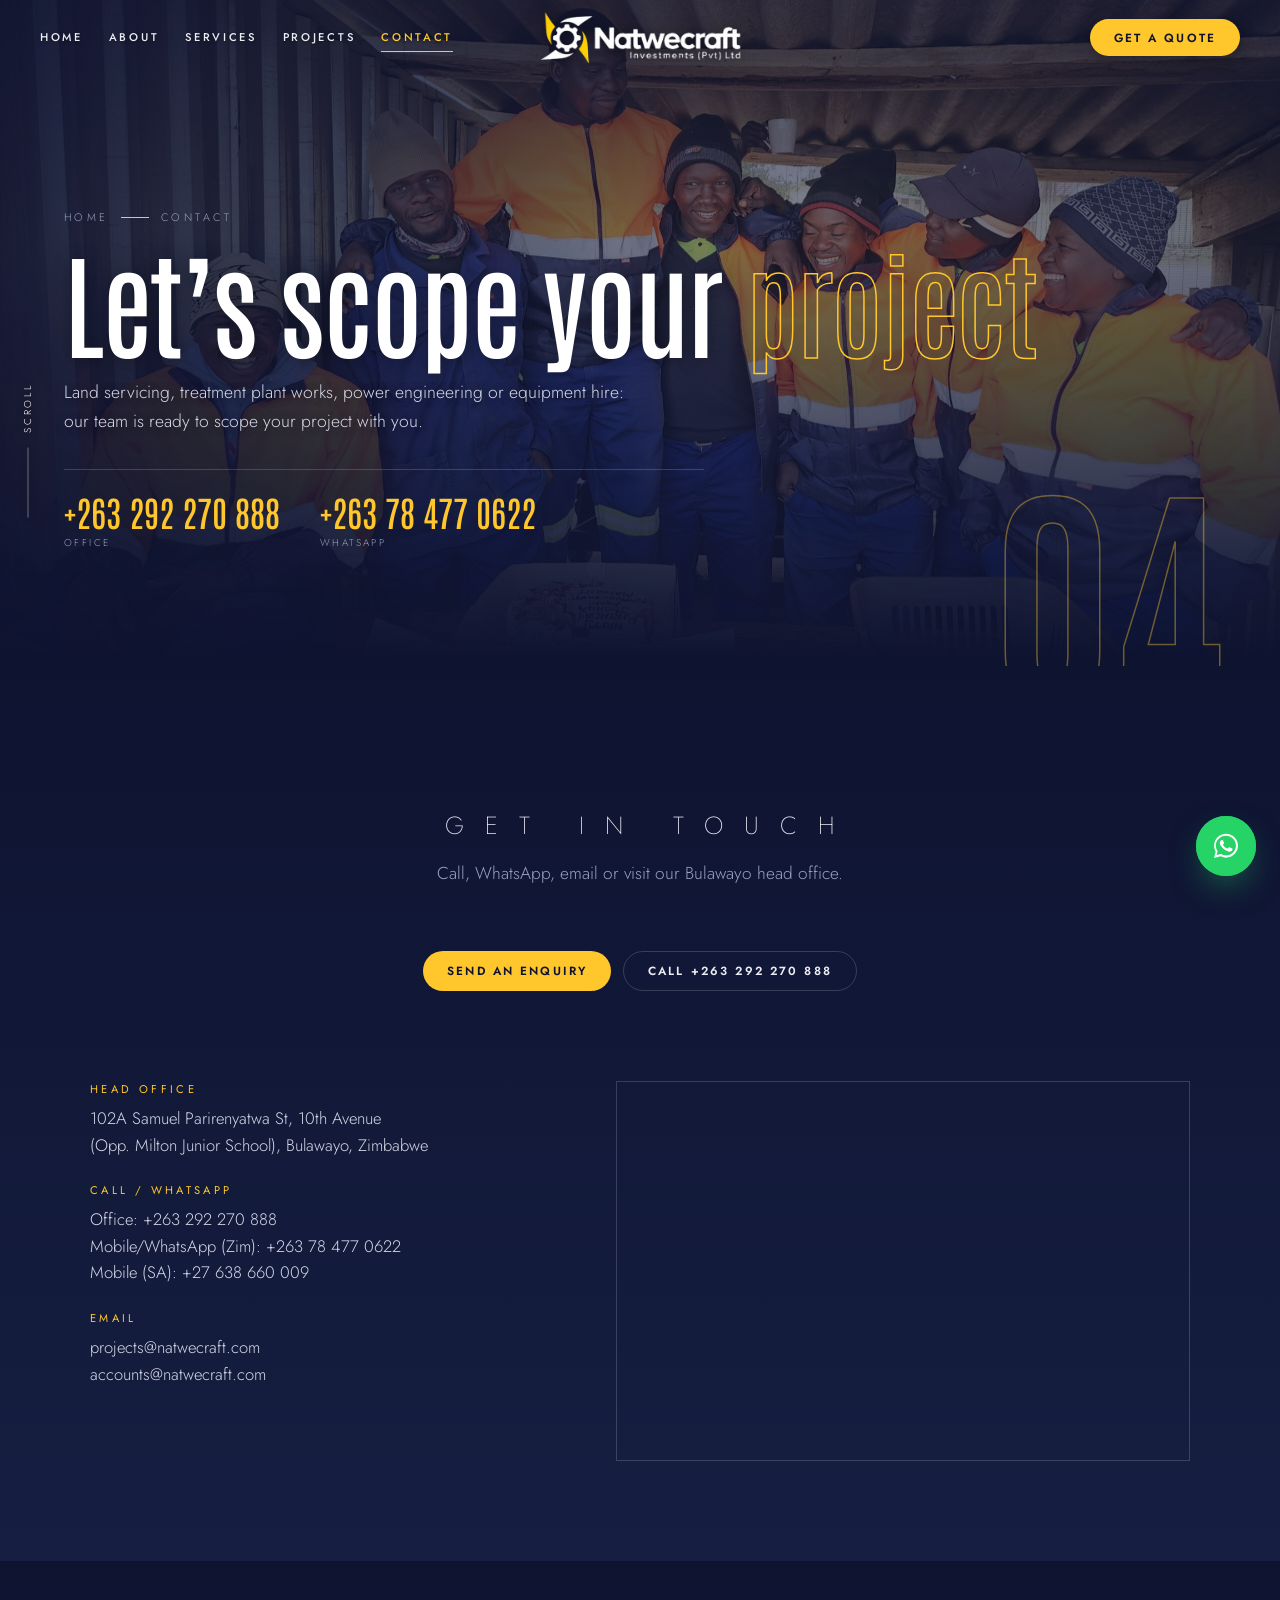
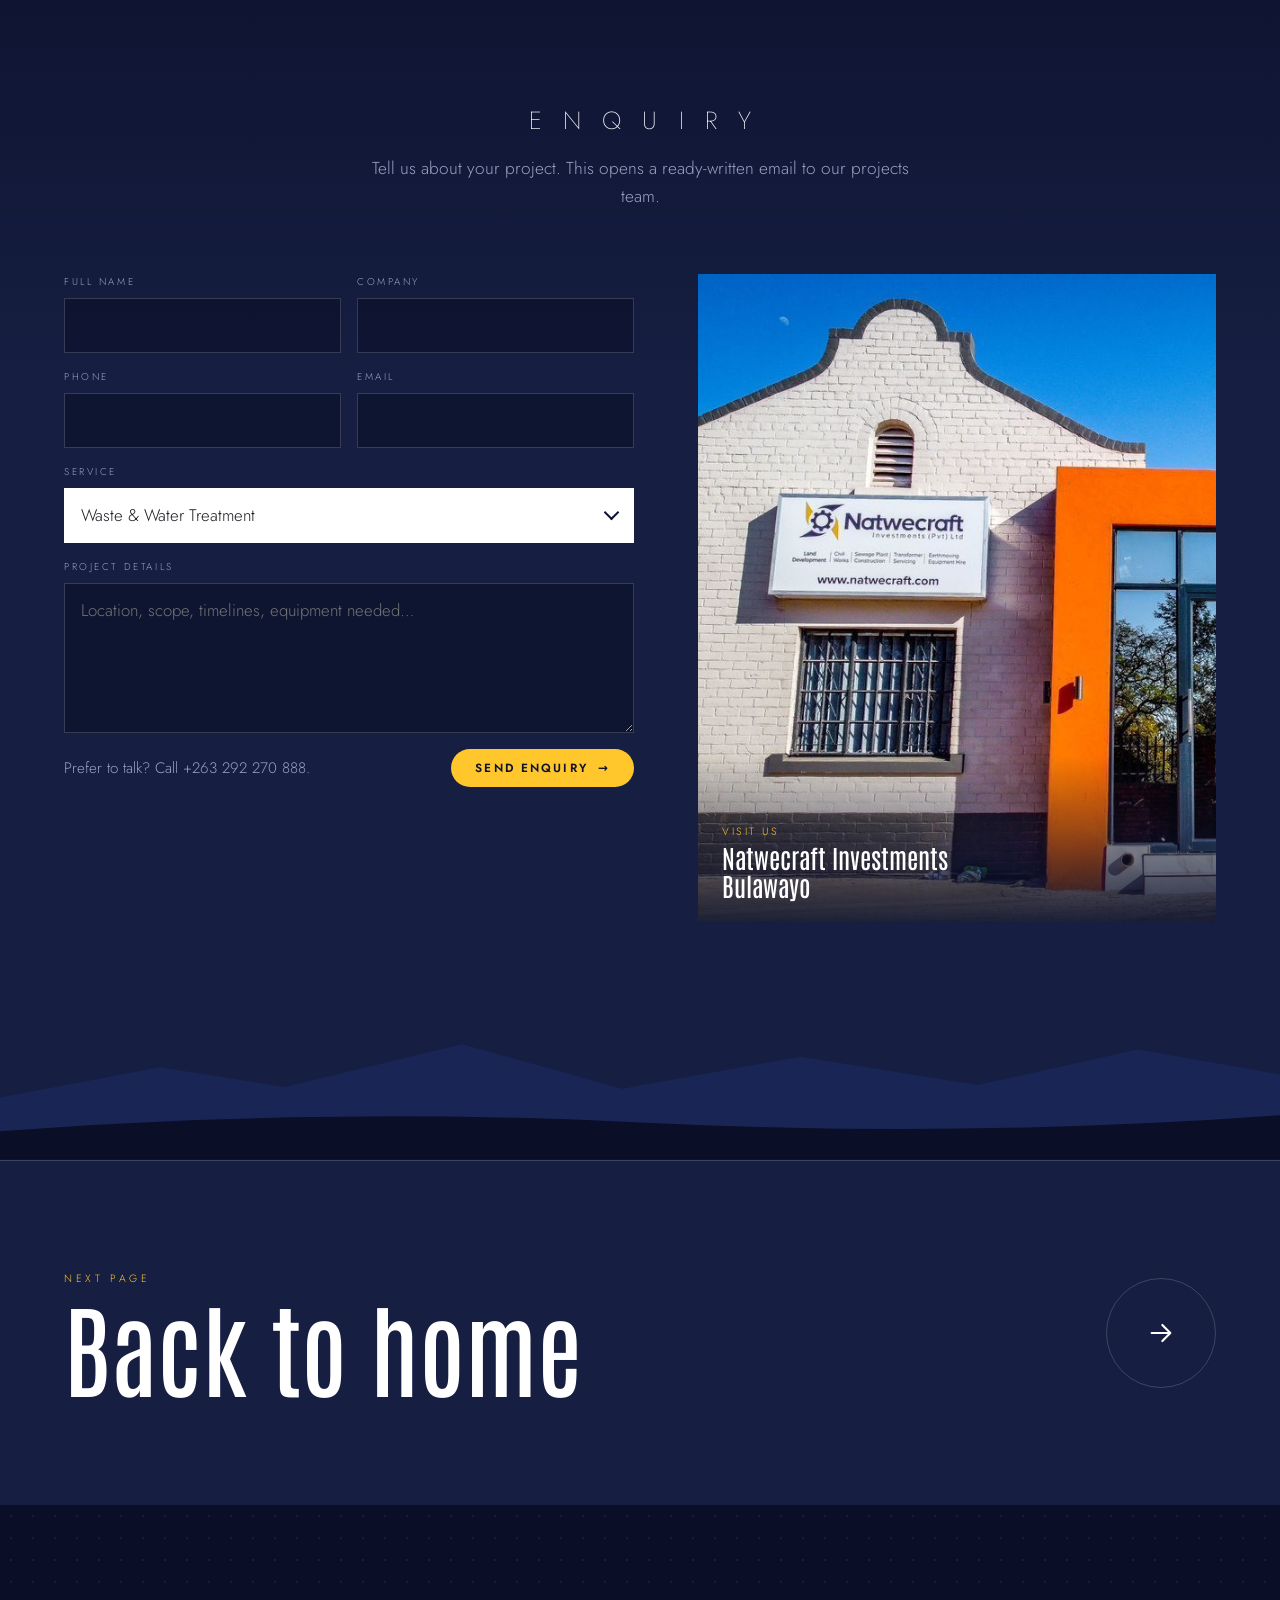
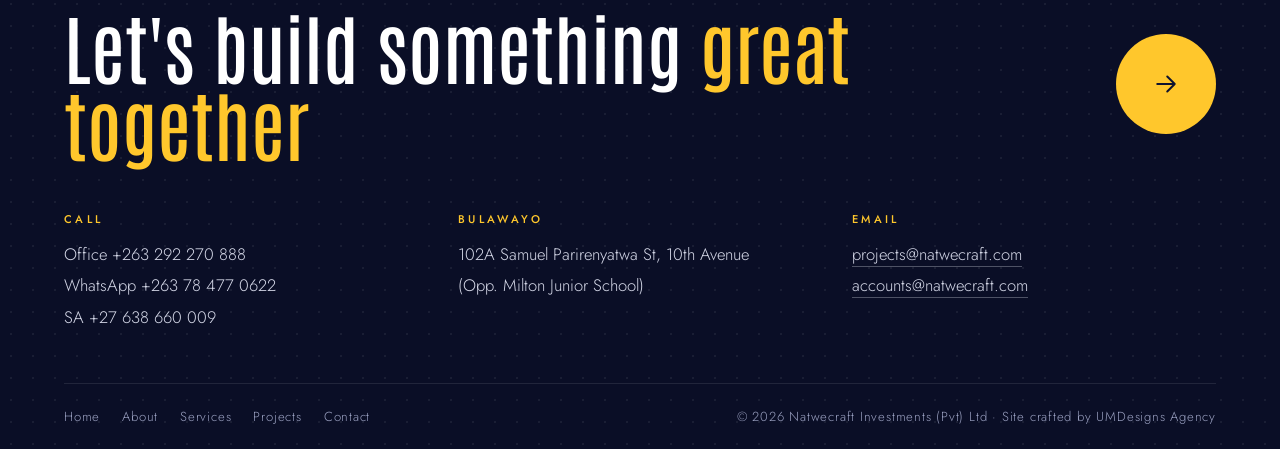
<file: contact.html>
<!DOCTYPE html>
<html lang="en">
<head>
<script>document.documentElement.classList.add("js")</script>
<meta charset="UTF-8">
<meta name="viewport" content="width=device-width, initial-scale=1.0, viewport-fit=cover">
<title>Contact | Natwecraft Investments (Pvt) Ltd</title>
<meta name="description" content="Contact Natwecraft Investments in Bulawayo: office +263 292 270 888, WhatsApp +263 78 477 0622, projects@natwecraft.com.">
<meta name="theme-color" content="#0E1330">
<link rel="icon" type="image/png" href="images/nc3.png">
<link rel="preconnect" href="https://fonts.googleapis.com">
<link rel="preconnect" href="https://fonts.gstatic.com" crossorigin>
<link href="https://fonts.googleapis.com/css2?family=Antonio:wght@400;500;700&family=Jost:wght@200;300;400;500;600&display=swap" rel="stylesheet">
<link rel="preload" as="image" href="images/wheel.png">
<link rel="stylesheet" href="assets/site.css">
</head>
<body>

<!-- page loader: shown on load and every time a visitor moves to another page -->
<div class="loader" id="loader" aria-hidden="true"><div class="loader-in"><img src="images/wheel.png" alt="" width="132" height="132"></div></div>

<!-- ============ TOP BAR ============ -->
<header id="nav">
  <div class="nav-left">
    <button class="burger" id="burgerBtn" aria-label="Open menu" aria-expanded="false"><span></span><span></span><span></span></button>
    <nav class="toplinks" aria-label="Main"><a href="index.html">HOME</a><a href="about.html">ABOUT</a><a href="services.html">SERVICES</a><a href="projects.html">PROJECTS</a><a href="contact.html" aria-current="page">CONTACT</a></nav>
  </div>
  <a href="index.html" class="brand"><img src="logo.png" alt="Natwecraft Investments"></a>
  <a href="contact.html" class="pill">GET A QUOTE</a>
</header>

<nav class="menu" id="mobileMenu" aria-label="Main menu">
  <button class="close" id="mobileCloseBtn" aria-label="Close menu">&times;</button>
  <a href="index.html"><span class="mn">01</span>Home</a><a href="about.html"><span class="mn">02</span>About</a><a href="services.html"><span class="mn">03</span>Services</a><a href="projects.html"><span class="mn">04</span>Projects</a><a href="contact.html" aria-current="page"><span class="mn">05</span>Contact</a>
  <a class="phone" href="tel:+263784770622">+263 78 477 0622</a>
</nav>

<main>

<section class="phero" id="top">
  <div class="bg" style="background-image:url('images/x02.jpg'); background-position:center 35%"></div>
  <div class="scrim"></div>
  <div class="phero-in">
    <p class="crumbs ph-rv"><a href="index.html">HOME</a><i></i><span>CONTACT</span></p>
    <h1 class="ph-rv" style="--d:.15s">Let’s scope your <em>project</em></h1>
    <p class="lede ph-rv" style="--d:.35s">Land servicing, treatment plant works, power engineering or equipment hire: our team is ready to scope your project with you.</p>
    <div class="phero-meta ph-rv" style="--d:.55s"><div><b>+263 292 270 888</b><span>Office</span></div><div><b>+263 78 477 0622</b><span>WhatsApp</span></div></div>
  </div>
  <div class="pnum" aria-hidden="true">04</div>
</section>


<!-- ============ 01 GET IN TOUCH ============ -->
<section id="contact" class="block" style="padding-bottom:clamp(60px,8vw,100px)">
  <div class="num" aria-hidden="true">01</div>
  <h2 class="title">GET IN TOUCH</h2>
  <p class="kicker">Call, WhatsApp, email or visit our Bulawayo head office.</p>
  <div class="cta-row">
    <a class="pill" href="#enquire">SEND AN ENQUIRY</a>
    <a class="pill ghost" href="tel:+263292270888">CALL +263 292 270 888</a>
  </div>


  <div class="contact-grid">
    <div class="contact-list">
      <div><h3>HEAD OFFICE</h3><p>102A Samuel Parirenyatwa St, 10th Avenue<br>(Opp. Milton Junior School), Bulawayo, Zimbabwe</p></div>
      <div><h3>CALL / WHATSAPP</h3><p>Office: <a href="tel:+263292270888">+263 292 270 888</a><br>Mobile/WhatsApp (Zim): <a href="tel:+263784770622">+263 78 477 0622</a><br>Mobile (SA): <a href="tel:+27638660009">+27 638 660 009</a></p></div>
      <div><h3>EMAIL</h3><p><a href="mailto:projects@natwecraft.com">projects@natwecraft.com</a><br><a href="mailto:accounts@natwecraft.com">accounts@natwecraft.com</a></p></div>
    </div>
    <div class="map-wrap">
      <iframe title="Natwecraft head office map" src="https://www.google.com/maps?q=102A%20Samuel%20Parirenyatwa%20St%2C%2010th%20Avenue%2C%20Bulawayo%2C%20Zimbabwe&output=embed" loading="lazy" allowfullscreen></iframe>
    </div>
  </div>

</section>

<!-- ============ 02 ENQUIRY ============ -->
<section class="block band" id="enquire" style="padding-bottom:0">
  <div class="num" aria-hidden="true">02</div>
  <h2 class="title">ENQUIRY</h2>
  <p class="kicker">Tell us about your project. This opens a ready-written email to our projects team.</p>
  <div class="enq">
    <form class="form" id="enquiry">
      <label>Full name<input name="name" required autocomplete="name"></label>
      <label>Company<input name="company" autocomplete="organization"></label>
      <label>Phone<input name="phone" type="tel" autocomplete="tel"></label>
      <label>Email<input name="email" type="email" required autocomplete="email"></label>
      <div class="full fld"><span class="lbl" id="svcLbl">Service</span>
        <div class="dd" data-dd>
          <input type="hidden" name="service" value="Waste & Water Treatment">
          <button type="button" class="dd-btn" aria-haspopup="listbox" aria-expanded="false" aria-labelledby="svcLbl svcVal"><span id="svcVal">Waste &amp; Water Treatment</span></button>
          <ul class="dd-list" role="listbox" tabindex="-1" aria-labelledby="svcLbl"><li role="option" id="svcOpt0" aria-selected="true">Waste &amp; Water Treatment</li><li role="option" id="svcOpt1" aria-selected="false">Land Development</li><li role="option" id="svcOpt2" aria-selected="false">Transformers &amp; Substations</li><li role="option" id="svcOpt3" aria-selected="false">Equipment Hire</li><li role="option" id="svcOpt4" aria-selected="false">Lifting &amp; Transportation</li><li role="option" id="svcOpt5" aria-selected="false">Other</li></ul>
        </div>
      </div>
      <label class="full">Project details<textarea name="message" required placeholder="Location, scope, timelines, equipment needed…"></textarea></label>
      <div class="full row-end"><span class="hint">Prefer to talk? Call +263 292 270 888.</span><button class="pill" type="submit">SEND ENQUIRY <span class="ar">&rarr;</span></button></div>
    </form>
    <div class="enq-photo"><img src="images/g/office-after-front.jpg" alt="Natwecraft office" loading="lazy" style="object-position:16% 50%"><div class="tag"><span>VISIT US</span><b>Natwecraft Investments<br>Bulawayo</b></div></div>
  </div>
  <svg class="ground" viewBox="0 0 1440 200" preserveAspectRatio="none" aria-hidden="true">
    <path d="M0 130 L180 96 L320 118 L520 70 L700 120 L900 84 L1100 116 L1280 76 L1440 104 V200 H0Z" fill="#1B275B" opacity=".8"/>
    <path d="M0 168 Q360 140 720 158 T1440 150 V200 H0Z" fill="#0A0E26"/>
  </svg>
</section>

<a class="nextpage" href="index.html">
  <div class="np-in"><div><small>NEXT PAGE</small><b>Back to home</b></div><span class="np-arr"><svg viewBox="0 0 24 24" width="18" height="18" fill="none" stroke="currentColor" stroke-width="1.6" stroke-linecap="round" stroke-linejoin="round"><path d="M5 12h14M13 6l6 6-6 6"/></svg></span></div>
</a>

</main>

<footer class="site-foot">
  <div class="ft-top">
    <h2>Let's build something <span>great together</span></h2>
    <a class="ft-cta" href="contact.html" aria-label="Start a project"><svg viewBox="0 0 24 24" width="18" height="18" fill="none" stroke="currentColor" stroke-width="1.6" stroke-linecap="round" stroke-linejoin="round"><path d="M5 12h14M13 6l6 6-6 6"/></svg></a>
  </div>
  <div class="ft-cols">
    <div>
      <h4>CALL</h4>
      <p><a href="tel:+263292270888">Office +263 292 270 888</a><br><a href="tel:+263784770622">WhatsApp +263 78 477 0622</a><br><a href="tel:+27638660009">SA +27 638 660 009</a></p>
    </div>
    <div>
      <h4>BULAWAYO</h4>
      <p>102A Samuel Parirenyatwa St, 10th Avenue<br>(Opp. Milton Junior School)</p>
    </div>
    <div>
      <h4>EMAIL</h4>
      <p><a class="ul" href="mailto:projects@natwecraft.com">projects@natwecraft.com</a><br><a class="ul" href="mailto:accounts@natwecraft.com">accounts@natwecraft.com</a></p>
    </div>
  </div>
  <div class="ft-bot">
    <nav aria-label="Footer"><a href="index.html">Home</a><a href="about.html">About</a><a href="services.html">Services</a><a href="projects.html">Projects</a><a href="contact.html">Contact</a></nav>
    <span>&copy; <span class="year"></span> Natwecraft Investments (Pvt) Ltd · Site crafted by <a class="ft-credit" href="https://umdesignsagency.com/" target="_blank" rel="noopener">UMDesigns Agency</a></span>
  </div>
</footer>

<div class="sprog" aria-hidden="true"><span class="st">SCROLL</span><span class="sl"><i id="sprogFill"></i></span></div>
<div class="cur cur-dot" aria-hidden="true"></div><div class="cur cur-ring" aria-hidden="true"></div>

<dialog class="lb" id="lightbox">
  <button class="lb-close" aria-label="Close">&times;</button>
  <button class="lb-nav lb-prev" aria-label="Previous photo">&lsaquo;</button>
  <button class="lb-nav lb-next" aria-label="Next photo">&rsaquo;</button>
  <figure><img alt=""><p><span class="lb-count"></span><span class="lb-cap"></span></p></figure>
</dialog>

<a class="wa" href="https://wa.me/263784770622?text=Hello%20Natwecraft%2C%20I%27d%20like%20to%20enquire%20about%20" target="_blank" rel="noopener" aria-label="Chat with Natwecraft on WhatsApp, +263 78 477 0622">
  <svg viewBox="0 0 32 32" aria-hidden="true"><path fill="#fff" d="M16 3C9 3 3.3 8.6 3.3 15.6c0 2.2.6 4.4 1.7 6.3L3.2 28.8l7.1-1.9c1.8 1 3.8 1.5 5.8 1.5 7 0 12.7-5.6 12.7-12.6C28.8 8.6 23 3 16 3zm0 23.1c-1.9 0-3.8-.5-5.4-1.5l-.4-.2-4.2 1.1 1.1-4.1-.3-.4c-1.1-1.7-1.6-3.6-1.6-5.5 0-5.8 4.8-10.5 10.7-10.5s10.7 4.7 10.7 10.5S21.9 26.1 16 26.1zm5.9-7.9c-.3-.2-1.9-.9-2.2-1s-.5-.2-.7.2-.8 1-1 1.2-.4.2-.7.1c-.3-.2-1.4-.5-2.6-1.6-1-.9-1.6-1.9-1.8-2.2-.2-.3 0-.5.1-.7l.5-.6c.2-.2.2-.3.3-.5.1-.2 0-.4 0-.6l-1-2.4c-.3-.6-.5-.5-.7-.5h-.6c-.2 0-.6.1-.9.4-.3.3-1.2 1.1-1.2 2.7s1.2 3.2 1.4 3.4c.2.2 2.4 3.6 5.7 5 .8.3 1.4.5 1.9.7.8.3 1.5.2 2.1.1.6-.1 1.9-.8 2.2-1.5.3-.7.3-1.4.2-1.5-.1-.2-.3-.3-.6-.4z"/></svg>
  <span class="lbl">CHAT ON WHATSAPP</span>
</a>

<script src="assets/site.js"></script>
</body>
</html>
</file>
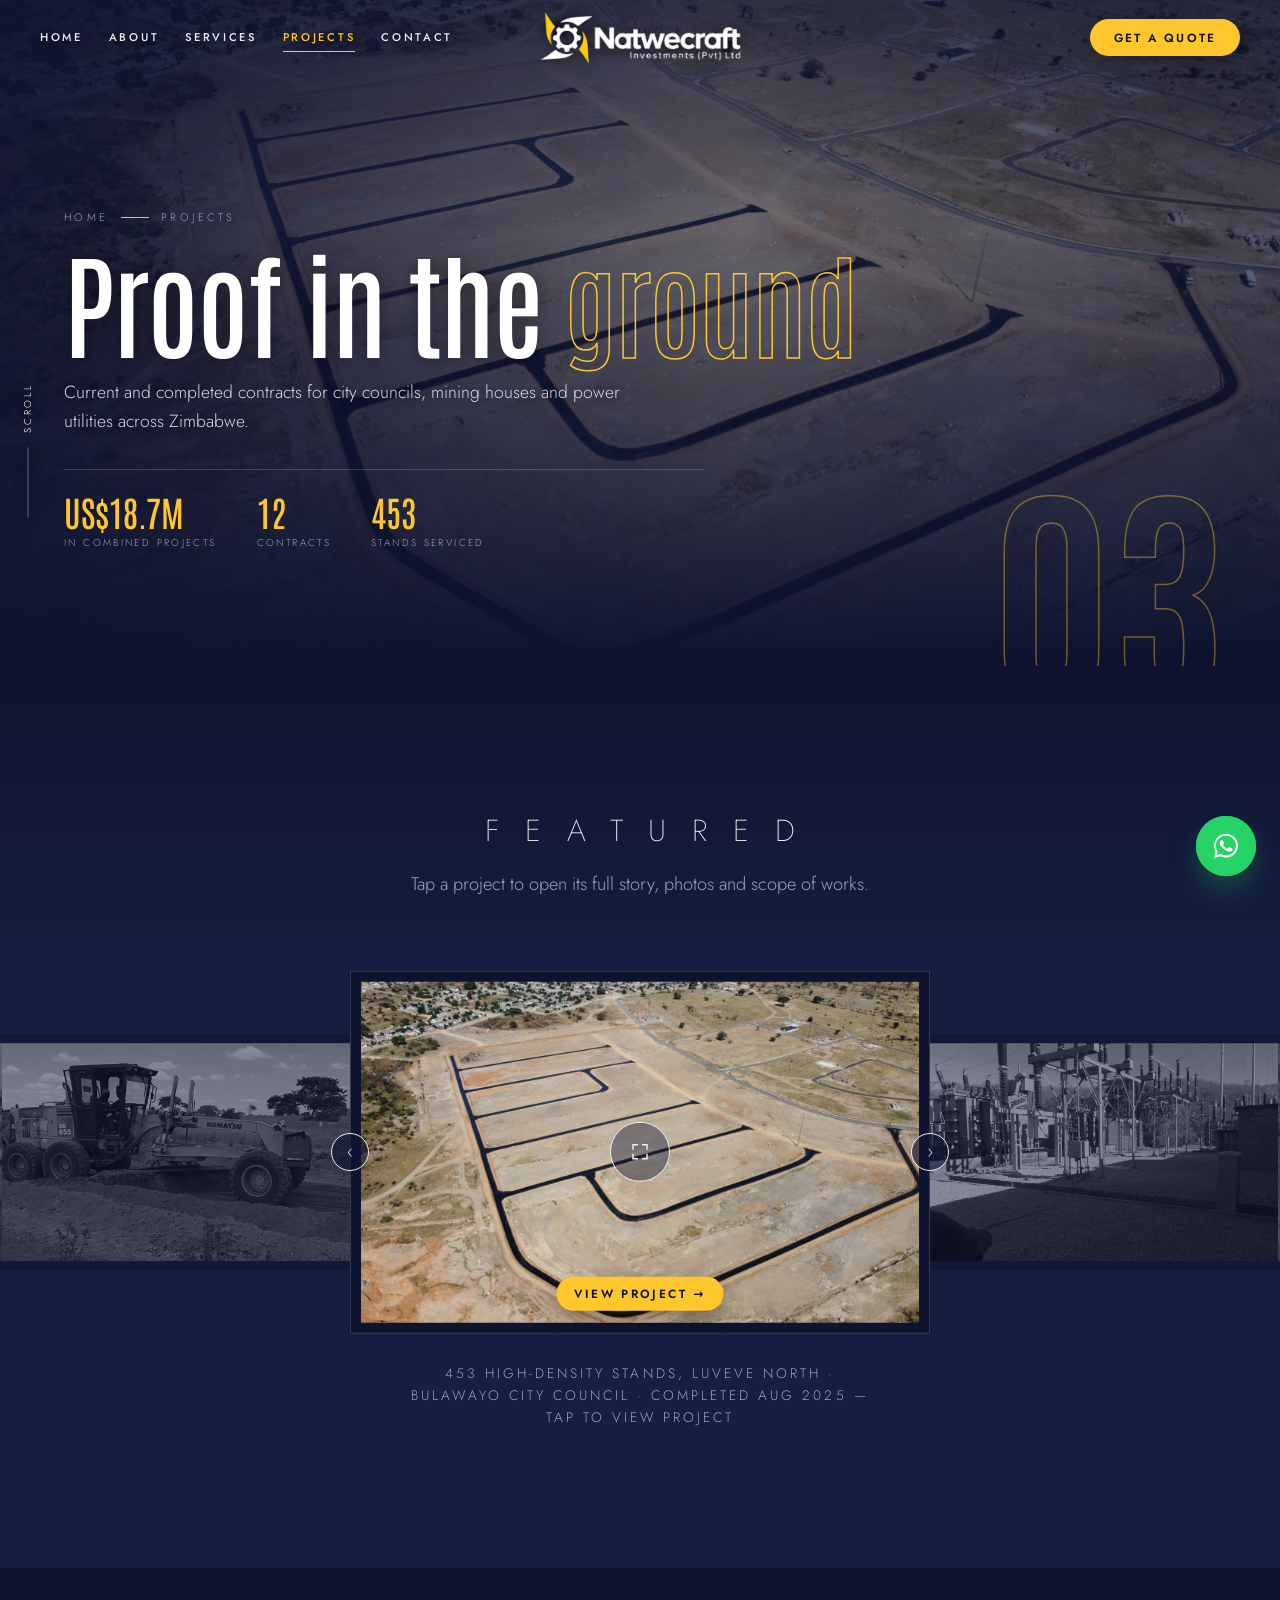
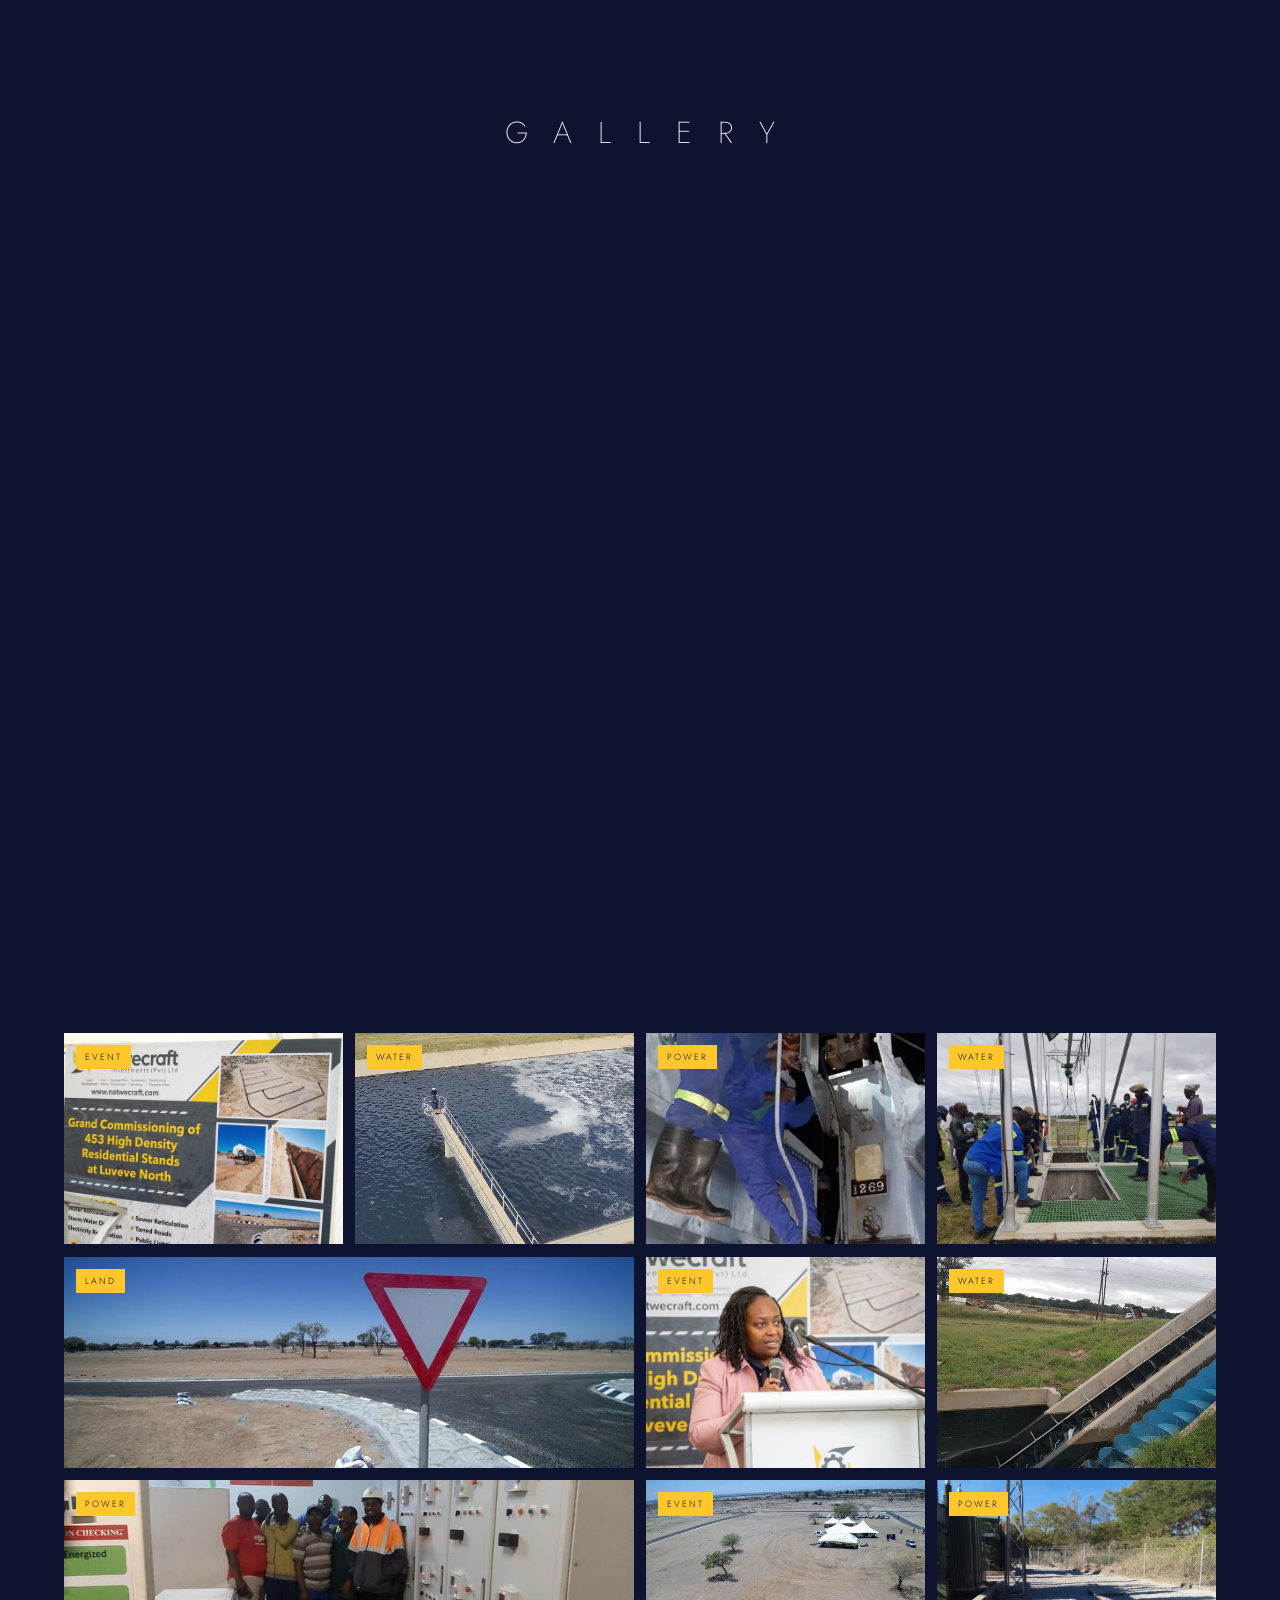
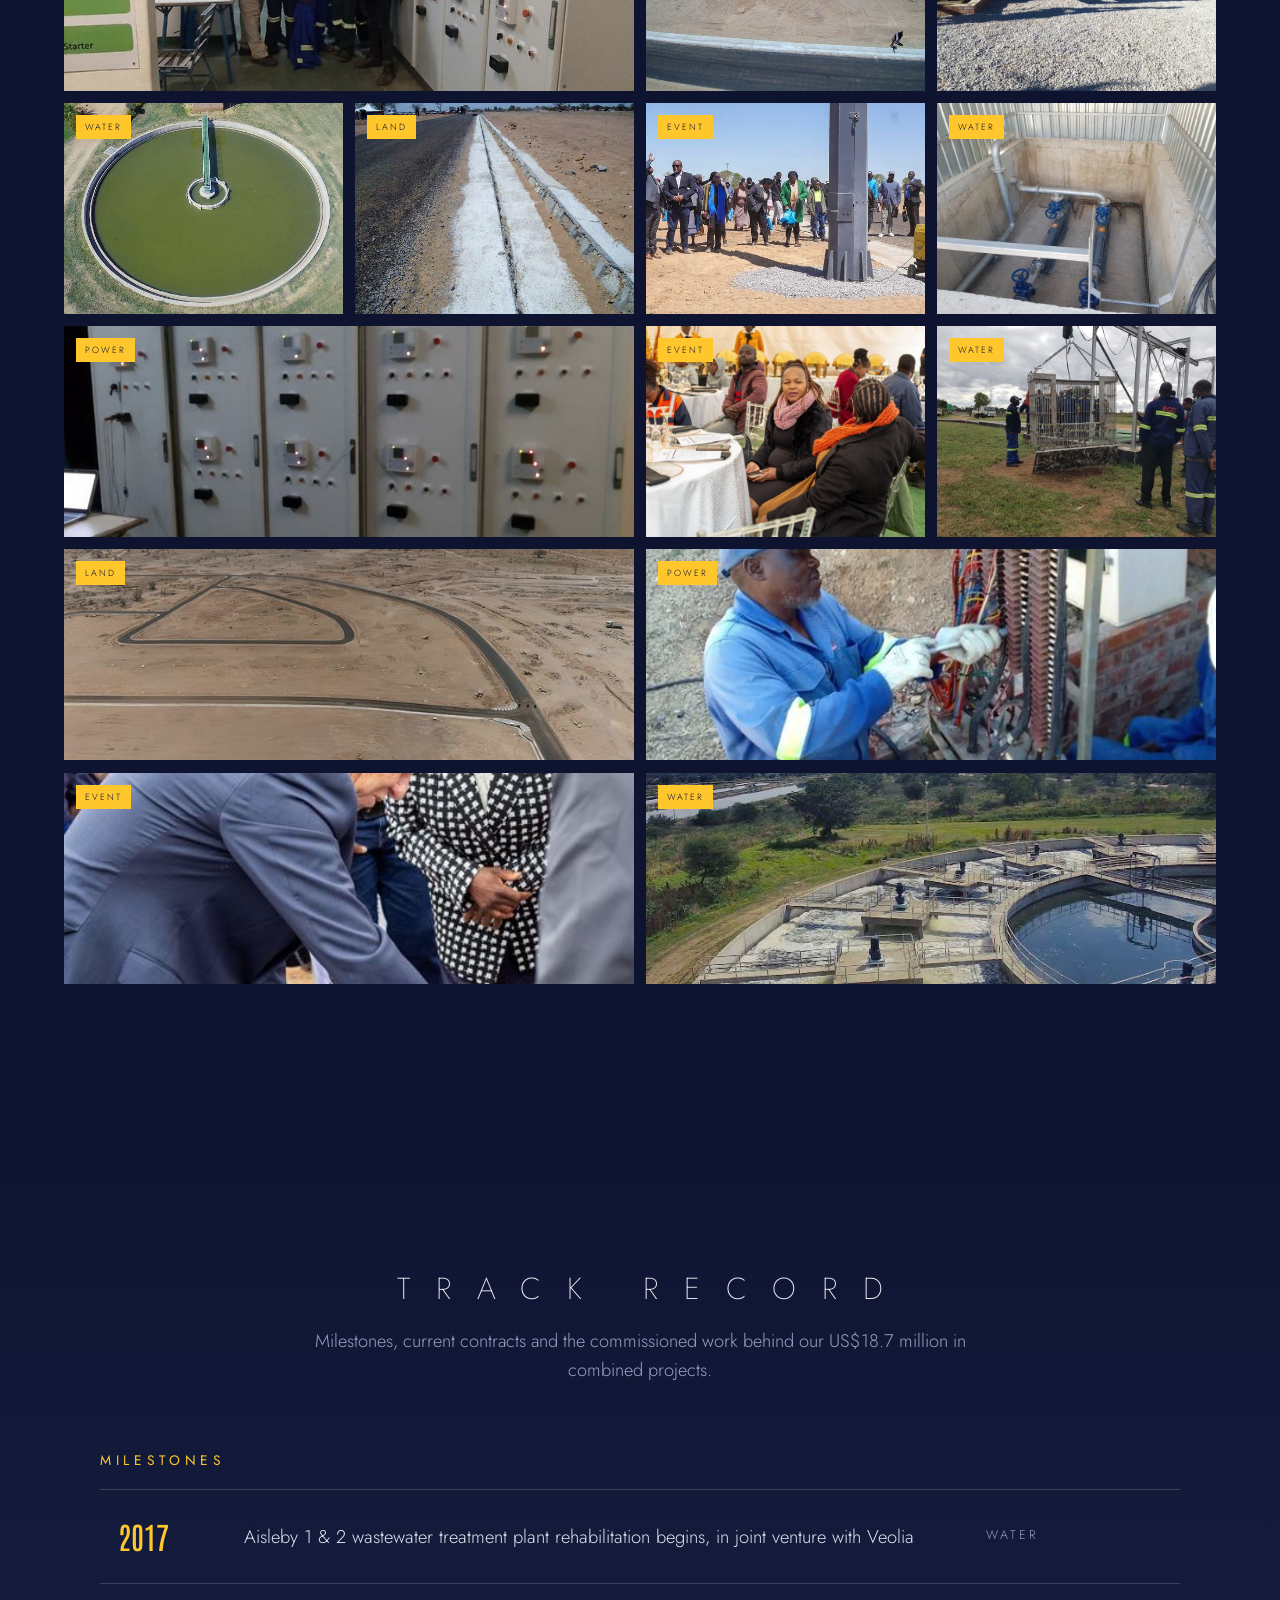
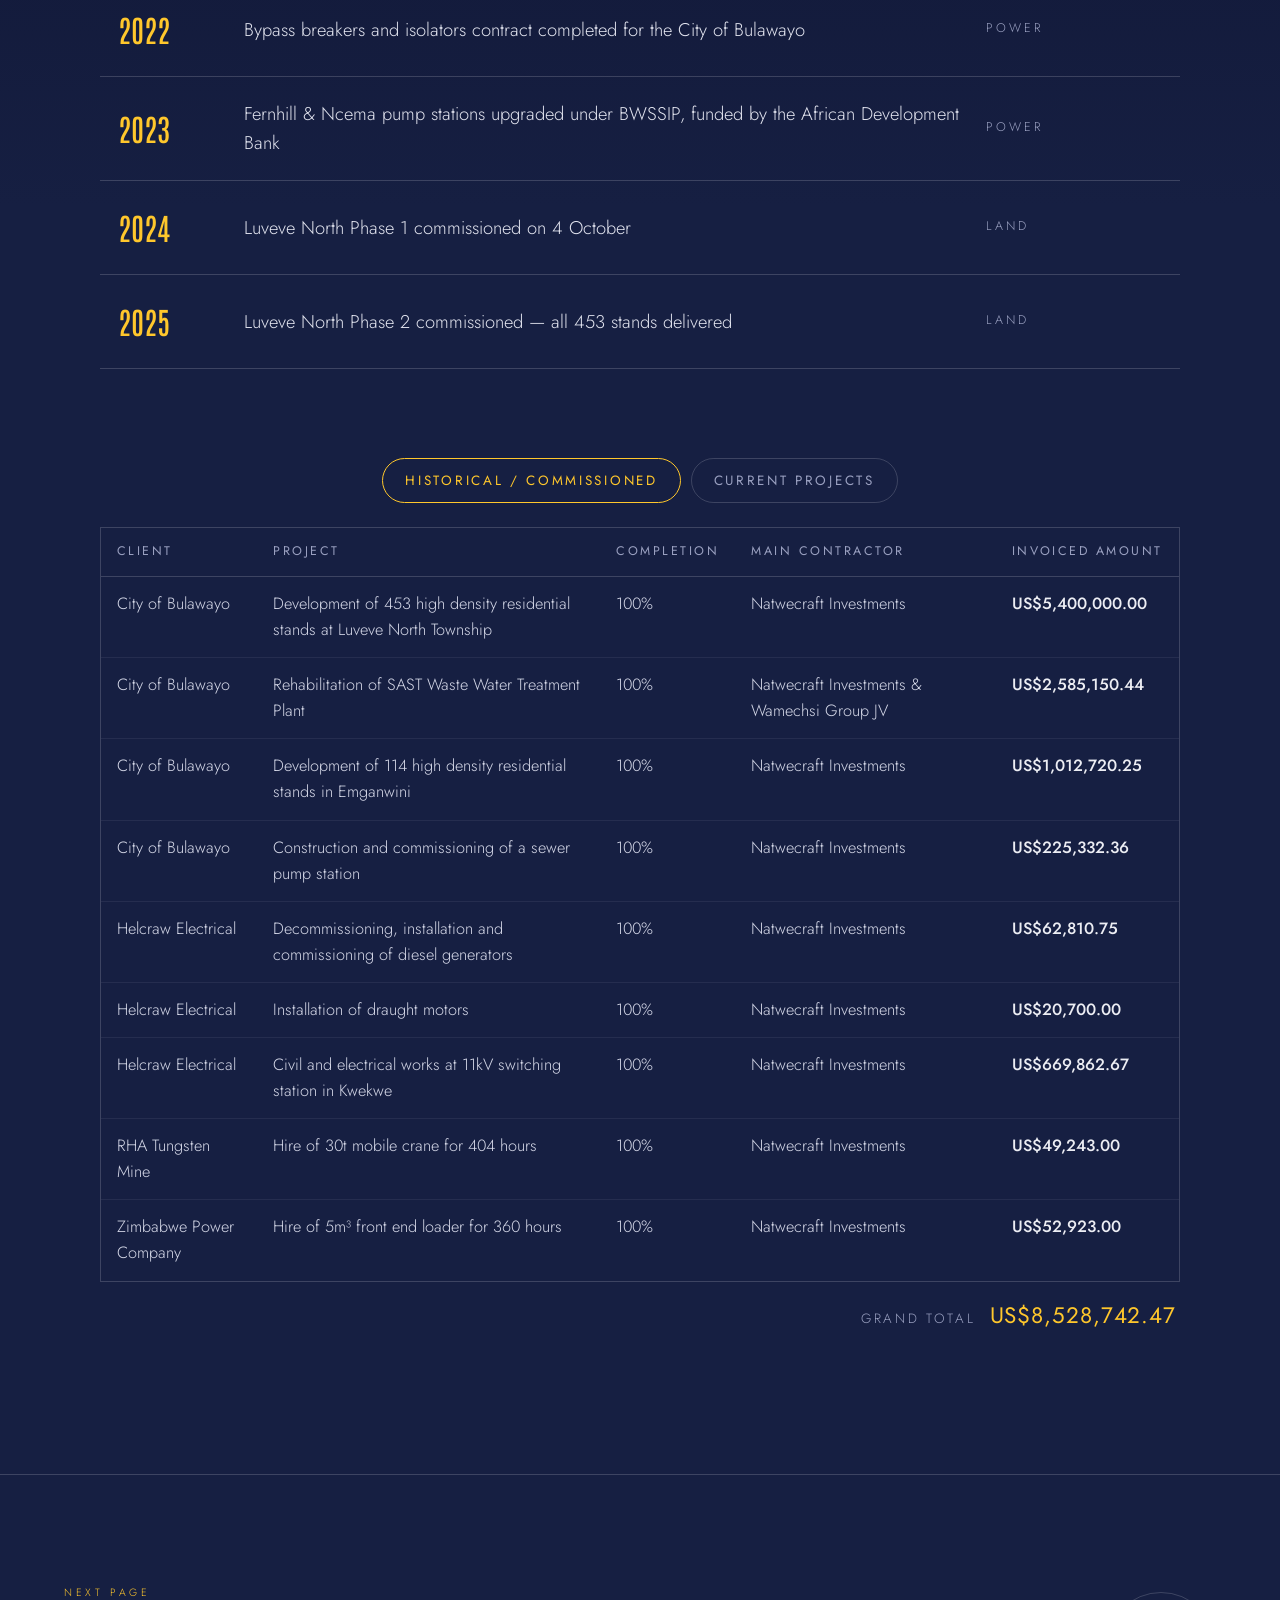
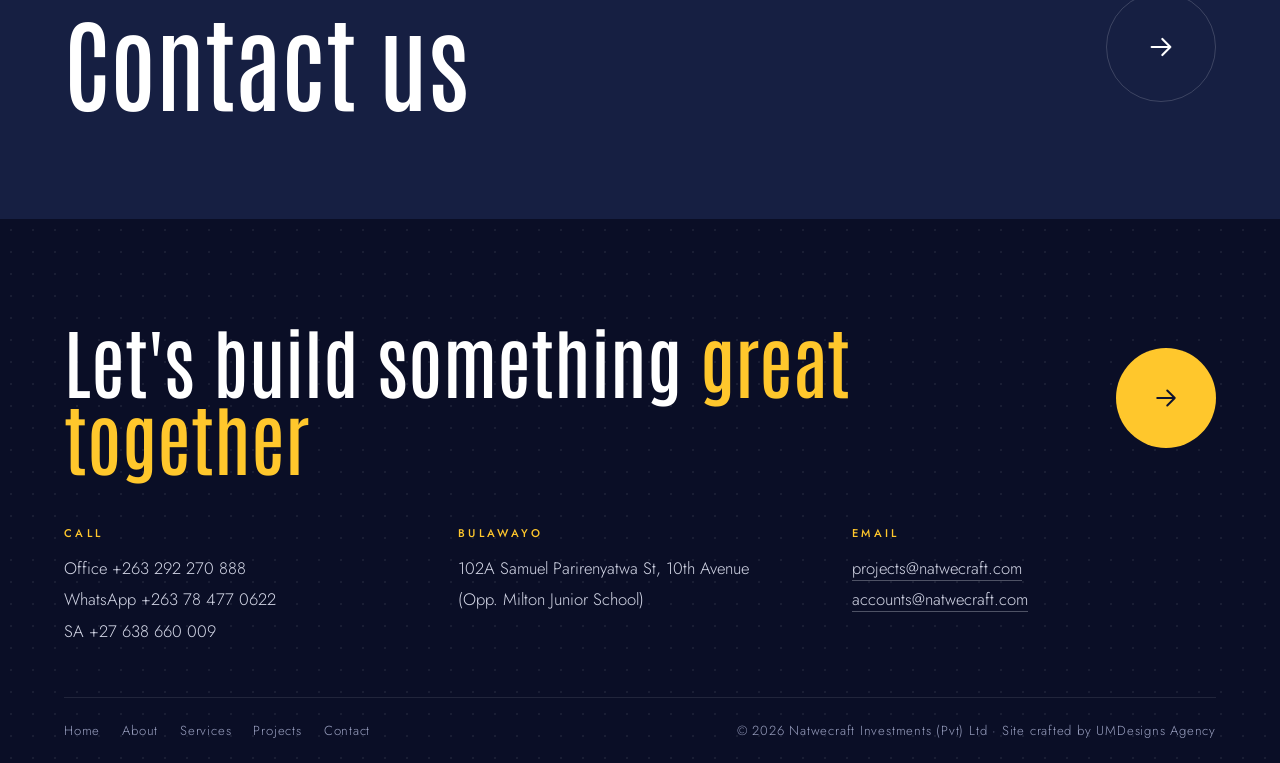
<file: projects.html>
<!DOCTYPE html>
<html lang="en">
<head>
<script>document.documentElement.classList.add("js")</script>
<meta charset="UTF-8">
<meta name="viewport" content="width=device-width, initial-scale=1.0, viewport-fit=cover">
<title>Projects | Natwecraft Investments (Pvt) Ltd</title>
<meta name="description" content="Luveve North 453 stands, SAST wastewater plant, Fernhill &amp; Ncema pump stations and more — our project gallery and full track record.">
<meta name="theme-color" content="#0E1330">
<link rel="icon" type="image/png" href="images/nc3.png">
<link rel="preconnect" href="https://fonts.googleapis.com">
<link rel="preconnect" href="https://fonts.gstatic.com" crossorigin>
<link href="https://fonts.googleapis.com/css2?family=Antonio:wght@400;500;700&family=Jost:wght@200;300;400;500;600&display=swap" rel="stylesheet">
<link rel="preload" as="image" href="images/wheel.png">
<link rel="stylesheet" href="assets/site.css">
</head>
<body>

<!-- page loader: shown on load and every time a visitor moves to another page -->
<div class="loader" id="loader" aria-hidden="true"><div class="loader-in"><img src="images/wheel.png" alt="" width="132" height="132"></div></div>

<!-- ============ TOP BAR ============ -->
<header id="nav">
  <div class="nav-left">
    <button class="burger" id="burgerBtn" aria-label="Open menu" aria-expanded="false"><span></span><span></span><span></span></button>
    <nav class="toplinks" aria-label="Main"><a href="index.html">HOME</a><a href="about.html">ABOUT</a><a href="services.html">SERVICES</a><a href="projects.html" aria-current="page">PROJECTS</a><a href="contact.html">CONTACT</a></nav>
  </div>
  <a href="index.html" class="brand"><img src="logo.png" alt="Natwecraft Investments"></a>
  <a href="contact.html" class="pill">GET A QUOTE</a>
</header>

<nav class="menu" id="mobileMenu" aria-label="Main menu">
  <button class="close" id="mobileCloseBtn" aria-label="Close menu">&times;</button>
  <a href="index.html"><span class="mn">01</span>Home</a><a href="about.html"><span class="mn">02</span>About</a><a href="services.html"><span class="mn">03</span>Services</a><a href="projects.html" aria-current="page"><span class="mn">04</span>Projects</a><a href="contact.html"><span class="mn">05</span>Contact</a>
  <a class="phone" href="tel:+263784770622">+263 78 477 0622</a>
</nav>

<main>

<section class="phero" id="top">
  <div class="bg" style="background-image:url('images/x05.jpg'); background-position:center 40%"></div>
  <div class="scrim"></div>
  <div class="phero-in">
    <p class="crumbs ph-rv"><a href="index.html">HOME</a><i></i><span>PROJECTS</span></p>
    <h1 class="ph-rv" style="--d:.15s">Proof in the <em>ground</em></h1>
    <p class="lede ph-rv" style="--d:.35s">Current and completed contracts for city councils, mining houses and power utilities across Zimbabwe.</p>
    <div class="phero-meta ph-rv" style="--d:.55s"><div><b>US$18.7M</b><span>In combined projects</span></div><div><b>12</b><span>Contracts</span></div><div><b>453</b><span>Stands serviced</span></div></div>
  </div>
  <div class="pnum" aria-hidden="true">03</div>
</section>


<div class="pj-page">
<!-- ============ 01 FEATURED ============ -->
<section class="block band" id="projects">
  <div class="num" aria-hidden="true">01</div>
  <h2 class="title">FEATURED</h2>
  <p class="kicker">Tap a project to open its full story, photos and scope of works.</p>
  <div class="reel" data-reel>
    <figure class="slide" data-project="pjLuveve" data-cap="453 high-density stands, Luveve North · Bulawayo City Council · completed Aug 2025 — tap to view project"><span class="view-tag">VIEW PROJECT &rarr;</span><img src="images/x05.jpg" alt="Development of 453 high density residential stands at Luveve North Township"><button class="expand" aria-label="View larger"><svg width="18" height="18" viewBox="0 0 18 18" fill="none" stroke="currentColor" stroke-width="1.5"><path d="M2 7V2h5M16 7V2h-5M2 11v5h5M16 11v5h-5"/></svg></button></figure>
    <figure class="slide" data-project="pjFernhill" data-cap="Fernhill &amp; Ncema pump station upgrade (BWSSIP) · funded by the African Development Bank · completed Jun 2023 — tap to view project"><span class="view-tag">VIEW PROJECT &rarr;</span><img src="images/x06.jpg" alt="Supply and installation of bypass breakers and isolators at Fernhill and Ncema pump stations"><button class="expand" aria-label="View larger"><svg width="18" height="18" viewBox="0 0 18 18" fill="none" stroke="currentColor" stroke-width="1.5"><path d="M2 7V2h5M16 7V2h-5M2 11v5h5M16 11v5h-5"/></svg></button></figure>
    <figure class="slide" data-project="pjEmganwini" data-cap="Development of 114 high density residential stands · Emganwini · City of Bulawayo — tap to view project"><span class="view-tag">VIEW PROJECT &rarr;</span><img src="images/g/emg-03.jpg" alt="Aerial view of houses going up on the serviced stands at Emganwini"><button class="expand" aria-label="View larger"><svg width="18" height="18" viewBox="0 0 18 18" fill="none" stroke="currentColor" stroke-width="1.5"><path d="M2 7V2h5M16 7V2h-5M2 11v5h5M16 11v5h-5"/></svg></button></figure>
    <figure class="slide" data-project="pjSast" data-cap="Rehabilitation of SAST wastewater treatment plant · City of Bulawayo · Natwecraft &amp; Wamechsi Group JV — tap to view project"><span class="view-tag">VIEW PROJECT &rarr;</span><img src="images/g/sast-clarifier.jpg" alt="Rehabilitated SAST wastewater treatment plant"><button class="expand" aria-label="View larger"><svg width="18" height="18" viewBox="0 0 18 18" fill="none" stroke="currentColor" stroke-width="1.5"><path d="M2 7V2h5M16 7V2h-5M2 11v5h5M16 11v5h-5"/></svg></button></figure>
    <figure class="slide" data-project="pjCommission" data-cap="Commissioning of the 453 Luveve stands · August 2025 — tap to view event"><span class="view-tag">VIEW EVENT &rarr;</span><img src="images/x07.jpg" alt="Commissioning of 453 Luveve stands, August 2025"><button class="expand" aria-label="View larger"><svg width="18" height="18" viewBox="0 0 18 18" fill="none" stroke="currentColor" stroke-width="1.5"><path d="M2 7V2h5M16 7V2h-5M2 11v5h5M16 11v5h-5"/></svg></button></figure>
    <figure class="slide" data-project="pjServicing" data-cap="Servicing 453 residential stands · sewer, water, roads, lighting &amp; electricity — tap to view project"><span class="view-tag">VIEW PROJECT &rarr;</span><img src="images/x08.jpg" alt="Natwecraft servicing 453 high density residential stands in Luveve North"><button class="expand" aria-label="View larger"><svg width="18" height="18" viewBox="0 0 18 18" fill="none" stroke="currentColor" stroke-width="1.5"><path d="M2 7V2h5M16 7V2h-5M2 11v5h5M16 11v5h-5"/></svg></button></figure>
    <button class="arrow prev" aria-label="Previous project">&lsaquo;</button>
    <button class="arrow next" aria-label="Next project">&rsaquo;</button>
  </div>
  <p class="caption" aria-live="polite"></p>
</section>

<!-- ============ 02 GALLERY ============ -->
<section class="block" id="gallery">
  <div class="num" aria-hidden="true">02</div>
  <h2 class="title">GALLERY</h2>
  <p class="kicker">On site across our water, land and power projects. Filter by sector and tap any photo to view it full size.</p>
  <div class="gtools" data-filter-for="projGal" role="toolbar" aria-label="Filter photos"><button class="tab active" data-filter="all" aria-pressed="true">ALL</button><button class="tab" data-filter="land" aria-pressed="false">LAND</button><button class="tab" data-filter="water" aria-pressed="false">WATER</button><button class="tab" data-filter="power" aria-pressed="false">POWER</button><button class="tab" data-filter="event" aria-pressed="false">COMMISSIONING</button></div>
  <div class="gal" id="projGal"><figure class="big" data-cat="water" data-full="images/g/sast-aerial2.jpg"><span class="tagc">WATER</span><img src="images/t/sast-aerial2.jpg" alt="SAST plant from the air" loading="lazy" width="692" height="353"><figcaption>SAST plant from the air</figcaption><span class="zi"><svg viewBox="0 0 24 24" fill="none" stroke="currentColor" stroke-width="2" stroke-linecap="round"><path d="M12 5v14M5 12h14"/></svg></span></figure><figure class="w" data-cat="event" data-full="images/g/comm-ribbon.jpg"><span class="tagc">EVENT</span><img src="images/t/comm-ribbon.jpg" alt="Ribbon cutting at the Luveve handover" loading="lazy" width="720" height="480"><figcaption>Ribbon cutting at the Luveve handover</figcaption><span class="zi"><svg viewBox="0 0 24 24" fill="none" stroke="currentColor" stroke-width="2" stroke-linecap="round"><path d="M12 5v14M5 12h14"/></svg></span></figure><figure class="" data-cat="power" data-full="images/g/fern-transformers.jpg"><span class="tagc">POWER</span><img src="images/t/fern-transformers.jpg" alt="Transformers on new plinths" loading="lazy" width="720" height="540"><figcaption>Transformers on new plinths</figcaption><span class="zi"><svg viewBox="0 0 24 24" fill="none" stroke="currentColor" stroke-width="2" stroke-linecap="round"><path d="M12 5v14M5 12h14"/></svg></span></figure><figure class="" data-cat="land" data-full="images/g/comm-aerial.jpg"><span class="tagc">LAND</span><img src="images/t/comm-aerial.jpg" alt="Tarred roads across the serviced stands" loading="lazy" width="720" height="405"><figcaption>Tarred roads across the serviced stands</figcaption><span class="zi"><svg viewBox="0 0 24 24" fill="none" stroke="currentColor" stroke-width="2" stroke-linecap="round"><path d="M12 5v14M5 12h14"/></svg></span></figure><figure class="w" data-cat="water" data-full="images/g/sast-pst.jpg"><span class="tagc">WATER</span><img src="images/t/sast-pst.jpg" alt="Primary settlement tanks" loading="lazy" width="720" height="540"><figcaption>Primary settlement tanks</figcaption><span class="zi"><svg viewBox="0 0 24 24" fill="none" stroke="currentColor" stroke-width="2" stroke-linecap="round"><path d="M12 5v14M5 12h14"/></svg></span></figure><figure class="" data-cat="power" data-full="images/g/fern-transformer.jpg"><span class="tagc">POWER</span><img src="images/t/fern-transformer.jpg" alt="Crew working on a transformer" loading="lazy" width="720" height="960"><figcaption>Crew working on a transformer</figcaption><span class="zi"><svg viewBox="0 0 24 24" fill="none" stroke="currentColor" stroke-width="2" stroke-linecap="round"><path d="M12 5v14M5 12h14"/></svg></span></figure><figure class="" data-cat="land" data-full="images/g/comm-kerb.jpg"><span class="tagc">LAND</span><img src="images/t/comm-kerb.jpg" alt="Painted kerbing at a junction" loading="lazy" width="720" height="380"><figcaption>Painted kerbing at a junction</figcaption><span class="zi"><svg viewBox="0 0 24 24" fill="none" stroke="currentColor" stroke-width="2" stroke-linecap="round"><path d="M12 5v14M5 12h14"/></svg></span></figure><figure class="" data-cat="event" data-full="images/g/comm-banner.jpg"><span class="tagc">EVENT</span><img src="images/t/comm-banner.jpg" alt="Grand commissioning banner" loading="lazy" width="720" height="480"><figcaption>Grand commissioning banner</figcaption><span class="zi"><svg viewBox="0 0 24 24" fill="none" stroke="currentColor" stroke-width="2" stroke-linecap="round"><path d="M12 5v14M5 12h14"/></svg></span></figure><figure class="" data-cat="water" data-full="images/g/sast-aeration.jpg"><span class="tagc">WATER</span><img src="images/t/sast-aeration.jpg" alt="Aeration basin in operation" loading="lazy" width="693" height="356"><figcaption>Aeration basin in operation</figcaption><span class="zi"><svg viewBox="0 0 24 24" fill="none" stroke="currentColor" stroke-width="2" stroke-linecap="round"><path d="M12 5v14M5 12h14"/></svg></span></figure><figure class="" data-cat="power" data-full="images/g/fern-night.jpg"><span class="tagc">POWER</span><img src="images/t/fern-night.jpg" alt="Transformer works after dark" loading="lazy" width="590" height="1280"><figcaption>Transformer works after dark</figcaption><span class="zi"><svg viewBox="0 0 24 24" fill="none" stroke="currentColor" stroke-width="2" stroke-linecap="round"><path d="M12 5v14M5 12h14"/></svg></span></figure><figure class="w" data-cat="land" data-full="images/g/comm-yield.jpg"><span class="tagc">LAND</span><img src="images/t/comm-yield.jpg" alt="Road signage at an intersection" loading="lazy" width="720" height="380"><figcaption>Road signage at an intersection</figcaption><span class="zi"><svg viewBox="0 0 24 24" fill="none" stroke="currentColor" stroke-width="2" stroke-linecap="round"><path d="M12 5v14M5 12h14"/></svg></span></figure><figure class="" data-cat="water" data-full="images/g/sast-sandtrap.jpg"><span class="tagc">WATER</span><img src="images/t/sast-sandtrap.jpg" alt="Sand trap and isolation chamber commissioning" loading="lazy" width="720" height="540"><figcaption>Sand trap and isolation chamber commissioning</figcaption><span class="zi"><svg viewBox="0 0 24 24" fill="none" stroke="currentColor" stroke-width="2" stroke-linecap="round"><path d="M12 5v14M5 12h14"/></svg></span></figure><figure class="" data-cat="event" data-full="images/g/comm-speaker.jpg"><span class="tagc">EVENT</span><img src="images/t/comm-speaker.jpg" alt="Address from the podium" loading="lazy" width="720" height="480"><figcaption>Address from the podium</figcaption><span class="zi"><svg viewBox="0 0 24 24" fill="none" stroke="currentColor" stroke-width="2" stroke-linecap="round"><path d="M12 5v14M5 12h14"/></svg></span></figure><figure class="w" data-cat="power" data-full="images/g/fern-team.jpg"><span class="tagc">POWER</span><img src="images/t/fern-team.jpg" alt="The team with the new panels" loading="lazy" width="720" height="332"><figcaption>The team with the new panels</figcaption><span class="zi"><svg viewBox="0 0 24 24" fill="none" stroke="currentColor" stroke-width="2" stroke-linecap="round"><path d="M12 5v14M5 12h14"/></svg></span></figure><figure class="" data-cat="water" data-full="images/g/sast-screw.jpg"><span class="tagc">WATER</span><img src="images/t/sast-screw.jpg" alt="Screw conveyor at the inlet channel" loading="lazy" width="720" height="405"><figcaption>Screw conveyor at the inlet channel</figcaption><span class="zi"><svg viewBox="0 0 24 24" fill="none" stroke="currentColor" stroke-width="2" stroke-linecap="round"><path d="M12 5v14M5 12h14"/></svg></span></figure><figure class="" data-cat="event land" data-full="images/g/comm-marquee.jpg"><span class="tagc">EVENT</span><img src="images/t/comm-marquee.jpg" alt="Marquees set up for the ceremony" loading="lazy" width="720" height="380"><figcaption>Marquees set up for the ceremony</figcaption><span class="zi"><svg viewBox="0 0 24 24" fill="none" stroke="currentColor" stroke-width="2" stroke-linecap="round"><path d="M12 5v14M5 12h14"/></svg></span></figure><figure class="" data-cat="power" data-full="images/g/fern-fence.jpg"><span class="tagc">POWER</span><img src="images/t/fern-fence.jpg" alt="Gravelled yard and perimeter fence" loading="lazy" width="720" height="540"><figcaption>Gravelled yard and perimeter fence</figcaption><span class="zi"><svg viewBox="0 0 24 24" fill="none" stroke="currentColor" stroke-width="2" stroke-linecap="round"><path d="M12 5v14M5 12h14"/></svg></span></figure><figure class="" data-cat="water" data-full="images/g/sast-tank.jpg"><span class="tagc">WATER</span><img src="images/t/sast-tank.jpg" alt="Circular tank from above" loading="lazy" width="573" height="390"><figcaption>Circular tank from above</figcaption><span class="zi"><svg viewBox="0 0 24 24" fill="none" stroke="currentColor" stroke-width="2" stroke-linecap="round"><path d="M12 5v14M5 12h14"/></svg></span></figure><figure class="" data-cat="land" data-full="images/g/comm-drain.jpg"><span class="tagc">LAND</span><img src="images/t/comm-drain.jpg" alt="Concrete drainage along the road" loading="lazy" width="720" height="380"><figcaption>Concrete drainage along the road</figcaption><span class="zi"><svg viewBox="0 0 24 24" fill="none" stroke="currentColor" stroke-width="2" stroke-linecap="round"><path d="M12 5v14M5 12h14"/></svg></span></figure><figure class="" data-cat="event" data-full="images/g/comm-mast.jpg"><span class="tagc">EVENT</span><img src="images/t/comm-mast.jpg" alt="Inspecting a high-mast light" loading="lazy" width="720" height="405"><figcaption>Inspecting a high-mast light</figcaption><span class="zi"><svg viewBox="0 0 24 24" fill="none" stroke="currentColor" stroke-width="2" stroke-linecap="round"><path d="M12 5v14M5 12h14"/></svg></span></figure><figure class="" data-cat="water" data-full="images/g/sast-sludge.jpg"><span class="tagc">WATER</span><img src="images/t/sast-sludge.jpg" alt="Sludge pumps" loading="lazy" width="720" height="540"><figcaption>Sludge pumps</figcaption><span class="zi"><svg viewBox="0 0 24 24" fill="none" stroke="currentColor" stroke-width="2" stroke-linecap="round"><path d="M12 5v14M5 12h14"/></svg></span></figure><figure class="w" data-cat="power" data-full="images/g/fern-mcc.jpg"><span class="tagc">POWER</span><img src="images/t/fern-mcc.jpg" alt="Line-up of new control panels" loading="lazy" width="720" height="540"><figcaption>Line-up of new control panels</figcaption><span class="zi"><svg viewBox="0 0 24 24" fill="none" stroke="currentColor" stroke-width="2" stroke-linecap="round"><path d="M12 5v14M5 12h14"/></svg></span></figure><figure class="" data-cat="event" data-full="images/g/comm-guests.jpg"><span class="tagc">EVENT</span><img src="images/t/comm-guests.jpg" alt="Guests in the marquee" loading="lazy" width="720" height="480"><figcaption>Guests in the marquee</figcaption><span class="zi"><svg viewBox="0 0 24 24" fill="none" stroke="currentColor" stroke-width="2" stroke-linecap="round"><path d="M12 5v14M5 12h14"/></svg></span></figure><figure class="" data-cat="water" data-full="images/g/sast-screen.jpg"><span class="tagc">WATER</span><img src="images/t/sast-screen.jpg" alt="Screen lifted for inspection" loading="lazy" width="720" height="540"><figcaption>Screen lifted for inspection</figcaption><span class="zi"><svg viewBox="0 0 24 24" fill="none" stroke="currentColor" stroke-width="2" stroke-linecap="round"><path d="M12 5v14M5 12h14"/></svg></span></figure><figure class="w" data-cat="land" data-full="images/g/comm-roads.jpg"><span class="tagc">LAND</span><img src="images/t/comm-roads.jpg" alt="Road layout from the air" loading="lazy" width="720" height="405"><figcaption>Road layout from the air</figcaption><span class="zi"><svg viewBox="0 0 24 24" fill="none" stroke="currentColor" stroke-width="2" stroke-linecap="round"><path d="M12 5v14M5 12h14"/></svg></span></figure><figure class="w" data-cat="power" data-full="images/g/fern-wiring.jpg"><span class="tagc">POWER</span><img src="images/t/fern-wiring.jpg" alt="Terminal wiring on site" loading="lazy" width="720" height="960"><figcaption>Terminal wiring on site</figcaption><span class="zi"><svg viewBox="0 0 24 24" fill="none" stroke="currentColor" stroke-width="2" stroke-linecap="round"><path d="M12 5v14M5 12h14"/></svg></span></figure><figure class="w" data-cat="event" data-full="images/g/comm-ribbon2.jpg"><span class="tagc">EVENT</span><img src="images/t/comm-ribbon2.jpg" alt="Cutting the ribbon" loading="lazy" width="720" height="1080"><figcaption>Cutting the ribbon</figcaption><span class="zi"><svg viewBox="0 0 24 24" fill="none" stroke="currentColor" stroke-width="2" stroke-linecap="round"><path d="M12 5v14M5 12h14"/></svg></span></figure><figure class="w" data-cat="water" data-full="images/g/sast-aerial.jpg"><span class="tagc">WATER</span><img src="images/t/sast-aerial.jpg" alt="The rehabilitated tanks from the air" loading="lazy" width="644" height="352"><figcaption>The rehabilitated tanks from the air</figcaption><span class="zi"><svg viewBox="0 0 24 24" fill="none" stroke="currentColor" stroke-width="2" stroke-linecap="round"><path d="M12 5v14M5 12h14"/></svg></span></figure></div>
</section>

<!-- ============ 03 TRACK RECORD ============ -->
<section class="block band" id="track">
  <div class="num" aria-hidden="true">03</div>
  <h2 class="title">TRACK RECORD</h2>
  <p class="kicker">Milestones, current contracts and the commissioned work behind our US$18.7 million in combined projects.</p>
  <div class="milestones" style="margin-top:0">
    <h3 class="subhead">MILESTONES</h3>
    <a class="ms" href="#record"><span class="yr">2017</span><span class="what">Aisleby 1 &amp; 2 wastewater treatment plant rehabilitation begins, in joint venture with Veolia</span><span class="cat">Water</span><span class="go"><svg viewBox="0 0 24 24" width="18" height="18" fill="none" stroke="currentColor" stroke-width="1.6" stroke-linecap="round" stroke-linejoin="round"><path d="M5 12h14M13 6l6 6-6 6"/></svg></span></a>
    <a class="ms" href="#record"><span class="yr">2022</span><span class="what">Bypass breakers and isolators contract completed for the City of Bulawayo</span><span class="cat">Power</span><span class="go"><svg viewBox="0 0 24 24" width="18" height="18" fill="none" stroke="currentColor" stroke-width="1.6" stroke-linecap="round" stroke-linejoin="round"><path d="M5 12h14M13 6l6 6-6 6"/></svg></span></a>
    <a class="ms" href="#record"><span class="yr">2023</span><span class="what">Fernhill &amp; Ncema pump stations upgraded under BWSSIP, funded by the African Development Bank</span><span class="cat">Power</span><span class="go"><svg viewBox="0 0 24 24" width="18" height="18" fill="none" stroke="currentColor" stroke-width="1.6" stroke-linecap="round" stroke-linejoin="round"><path d="M5 12h14M13 6l6 6-6 6"/></svg></span></a>
    <a class="ms" href="#record"><span class="yr">2024</span><span class="what">Luveve North Phase 1 commissioned on 4 October</span><span class="cat">Land</span><span class="go"><svg viewBox="0 0 24 24" width="18" height="18" fill="none" stroke="currentColor" stroke-width="1.6" stroke-linecap="round" stroke-linejoin="round"><path d="M5 12h14M13 6l6 6-6 6"/></svg></span></a>
    <a class="ms" href="#record"><span class="yr">2025</span><span class="what">Luveve North Phase 2 commissioned &mdash; all 453 stands delivered</span><span class="cat">Land</span><span class="go"><svg viewBox="0 0 24 24" width="18" height="18" fill="none" stroke="currentColor" stroke-width="1.6" stroke-linecap="round" stroke-linejoin="round"><path d="M5 12h14M13 6l6 6-6 6"/></svg></span></a>
  </div>


  <div class="record" id="record" data-tabs>
    <div class="tabs" role="tablist">
      <button class="tab active" data-tab="historical">HISTORICAL / COMMISSIONED</button>
      <button class="tab" data-tab="current">CURRENT PROJECTS</button>
    </div>
    <div class="panel" data-panel="current">
      <div class="table-wrap">
        <table>
          <thead><tr><th>Client</th><th>Project</th><th>Period</th><th>Main Contractor</th><th>Contract Value</th></tr></thead>
          <tbody>
            <tr><td>City of Bulawayo</td><td>Development of 453 high density residential stands at Luveve North Township (COB/ESD/C20/2023)</td><td>Jul 2023 &ndash; Aug 2025</td><td>Natwecraft Investments</td><td class="money">US$5,400,000.00</td></tr>
            <tr><td>City of Bulawayo</td><td>Supply and installation of bypass breakers and isolators</td><td>Sep 2021 &ndash; Sep 2022</td><td>Natwecraft Investments &amp; Rosco Africa</td><td class="money">US$1,796,473.00</td></tr>
            <tr><td>City of Bulawayo</td><td>Rehabilitation of Aisleby 1 &amp; 2 Waste Water Treatment Plant &mdash; civil, electrical &amp; mechanical works</td><td>Jan 2017 &ndash; ongoing</td><td>Natwecraft Investments &amp; Veolia Water Solutions and Technologies (JV)</td><td class="money">US$4,575,721.18</td></tr>
          </tbody>
        </table>
      </div>
      <div class="total">GRAND TOTAL <b>US$10,222,194.17</b></div>
    </div>
    <div class="panel active" data-panel="historical">
      <div class="table-wrap">
        <table>
          <thead><tr><th>Client</th><th>Project</th><th>Completion</th><th>Main Contractor</th><th>Invoiced Amount</th></tr></thead>
          <tbody>
            <tr><td>City of Bulawayo</td><td>Development of 453 high density residential stands at Luveve North Township</td><td>100%</td><td>Natwecraft Investments</td><td class="money">US$5,400,000.00</td></tr>
            <tr><td>City of Bulawayo</td><td>Rehabilitation of SAST Waste Water Treatment Plant</td><td>100%</td><td>Natwecraft Investments &amp; Wamechsi Group JV</td><td class="money">US$2,585,150.44</td></tr>
            <tr><td>City of Bulawayo</td><td>Development of 114 high density residential stands in Emganwini</td><td>100%</td><td>Natwecraft Investments</td><td class="money">US$1,012,720.25</td></tr>
            <tr><td>City of Bulawayo</td><td>Construction and commissioning of a sewer pump station</td><td>100%</td><td>Natwecraft Investments</td><td class="money">US$225,332.36</td></tr>
            <tr><td>Helcraw Electrical</td><td>Decommissioning, installation and commissioning of diesel generators</td><td>100%</td><td>Natwecraft Investments</td><td class="money">US$62,810.75</td></tr>
            <tr><td>Helcraw Electrical</td><td>Installation of draught motors</td><td>100%</td><td>Natwecraft Investments</td><td class="money">US$20,700.00</td></tr>
            <tr><td>Helcraw Electrical</td><td>Civil and electrical works at 11kV switching station in Kwekwe</td><td>100%</td><td>Natwecraft Investments</td><td class="money">US$669,862.67</td></tr>
            <tr><td>RHA Tungsten Mine</td><td>Hire of 30t mobile crane for 404 hours</td><td>100%</td><td>Natwecraft Investments</td><td class="money">US$49,243.00</td></tr>
            <tr><td>Zimbabwe Power Company</td><td>Hire of 5m&sup3; front end loader for 360 hours</td><td>100%</td><td>Natwecraft Investments</td><td class="money">US$52,923.00</td></tr>
          </tbody>
        </table>
      </div>
      <div class="total">GRAND TOTAL <b>US$8,528,742.47</b></div>
    </div>
  </div>
</section>
</div>

<a class="nextpage" href="contact.html">
  <div class="np-in"><div><small>NEXT PAGE</small><b>Contact us</b></div><span class="np-arr"><svg viewBox="0 0 24 24" width="18" height="18" fill="none" stroke="currentColor" stroke-width="1.6" stroke-linecap="round" stroke-linejoin="round"><path d="M5 12h14M13 6l6 6-6 6"/></svg></span></div>
</a>

</main>

<footer class="site-foot">
  <div class="ft-top">
    <h2>Let's build something <span>great together</span></h2>
    <a class="ft-cta" href="contact.html" aria-label="Start a project"><svg viewBox="0 0 24 24" width="18" height="18" fill="none" stroke="currentColor" stroke-width="1.6" stroke-linecap="round" stroke-linejoin="round"><path d="M5 12h14M13 6l6 6-6 6"/></svg></a>
  </div>
  <div class="ft-cols">
    <div>
      <h4>CALL</h4>
      <p><a href="tel:+263292270888">Office +263 292 270 888</a><br><a href="tel:+263784770622">WhatsApp +263 78 477 0622</a><br><a href="tel:+27638660009">SA +27 638 660 009</a></p>
    </div>
    <div>
      <h4>BULAWAYO</h4>
      <p>102A Samuel Parirenyatwa St, 10th Avenue<br>(Opp. Milton Junior School)</p>
    </div>
    <div>
      <h4>EMAIL</h4>
      <p><a class="ul" href="mailto:projects@natwecraft.com">projects@natwecraft.com</a><br><a class="ul" href="mailto:accounts@natwecraft.com">accounts@natwecraft.com</a></p>
    </div>
  </div>
  <div class="ft-bot">
    <nav aria-label="Footer"><a href="index.html">Home</a><a href="about.html">About</a><a href="services.html">Services</a><a href="projects.html">Projects</a><a href="contact.html">Contact</a></nav>
    <span>&copy; <span class="year"></span> Natwecraft Investments (Pvt) Ltd · Site crafted by <a class="ft-credit" href="https://umdesignsagency.com/" target="_blank" rel="noopener">UMDesigns Agency</a></span>
  </div>
</footer>

<div class="sprog" aria-hidden="true"><span class="st">SCROLL</span><span class="sl"><i id="sprogFill"></i></span></div>
<div class="cur cur-dot" aria-hidden="true"></div><div class="cur cur-ring" aria-hidden="true"></div>

<dialog class="lb" id="lightbox">
  <button class="lb-close" aria-label="Close">&times;</button>
  <button class="lb-nav lb-prev" aria-label="Previous photo">&lsaquo;</button>
  <button class="lb-nav lb-next" aria-label="Next photo">&rsaquo;</button>
  <figure><img alt=""><p><span class="lb-count"></span><span class="lb-cap"></span></p></figure>
</dialog>

<a class="wa" href="https://wa.me/263784770622?text=Hello%20Natwecraft%2C%20I%27d%20like%20to%20enquire%20about%20" target="_blank" rel="noopener" aria-label="Chat with Natwecraft on WhatsApp, +263 78 477 0622">
  <svg viewBox="0 0 32 32" aria-hidden="true"><path fill="#fff" d="M16 3C9 3 3.3 8.6 3.3 15.6c0 2.2.6 4.4 1.7 6.3L3.2 28.8l7.1-1.9c1.8 1 3.8 1.5 5.8 1.5 7 0 12.7-5.6 12.7-12.6C28.8 8.6 23 3 16 3zm0 23.1c-1.9 0-3.8-.5-5.4-1.5l-.4-.2-4.2 1.1 1.1-4.1-.3-.4c-1.1-1.7-1.6-3.6-1.6-5.5 0-5.8 4.8-10.5 10.7-10.5s10.7 4.7 10.7 10.5S21.9 26.1 16 26.1zm5.9-7.9c-.3-.2-1.9-.9-2.2-1s-.5-.2-.7.2-.8 1-1 1.2-.4.2-.7.1c-.3-.2-1.4-.5-2.6-1.6-1-.9-1.6-1.9-1.8-2.2-.2-.3 0-.5.1-.7l.5-.6c.2-.2.2-.3.3-.5.1-.2 0-.4 0-.6l-1-2.4c-.3-.6-.5-.5-.7-.5h-.6c-.2 0-.6.1-.9.4-.3.3-1.2 1.1-1.2 2.7s1.2 3.2 1.4 3.4c.2.2 2.4 3.6 5.7 5 .8.3 1.4.5 1.9.7.8.3 1.5.2 2.1.1.6-.1 1.9-.8 2.2-1.5.3-.7.3-1.4.2-1.5-.1-.2-.3-.3-.6-.4z"/></svg>
  <span class="lbl">CHAT ON WHATSAPP</span>
</a>
<dialog class="pj" id="pjServicing" aria-labelledby="pjServicingTitle">
  <button class="pj-close" aria-label="Close project">&times;</button>
  <div class="pj-grid">
    <div class="pj-car">
      <div class="pj-view">
        <div class="pj-count"><b class="pj-cur">01</b> / <span class="pj-tot">05</span></div>
        <div class="pj-track"><figure class="pj-slide"><img src="images/x27.jpg" alt="Hand excavation through rock for services" draggable="false"><figcaption>Hand excavation through rock for services</figcaption></figure><figure class="pj-slide"><img src="images/x28.jpg" alt="Pipeline laid in trench for reticulation" draggable="false"><figcaption>Pipeline laid in trench for reticulation</figcaption></figure><figure class="pj-slide"><img src="images/x29.jpg" alt="Newly surfaced access road through the stands" draggable="false"><figcaption>Newly surfaced access road through the stands</figcaption></figure><figure class="pj-slide"><img src="images/x30.jpg" alt="Linesmen working on an electricity reticulation pole" draggable="false"><figcaption>Linesmen working on an electricity reticulation pole</figcaption></figure><figure class="pj-slide"><img src="images/x31.jpg" alt="High-mast public lighting tower" draggable="false"><figcaption>High-mast public lighting tower</figcaption></figure></div>
        <button class="arrow prev" aria-label="Previous photo">&lsaquo;</button>
        <button class="arrow next" aria-label="Next photo">&rsaquo;</button>
      </div>
      <div class="pj-thumbs" aria-label="Choose photo"></div>
    </div>
    <div class="pj-info">
      <p class="eyebrow"><span></span>LAND SERVICING · LUVEVE NORTH</p>
      <h3 id="pjServicingTitle">Servicing 453 Residential Stands</h3>
      <p class="lead">Turning virgin land at Luveve North into ready-to-build residential stands for the City of Bulawayo &mdash; with every service laid in before handover: sewer, water, tarred roads, public lighting and electricity.</p>
      <div class="pj-stats">
        <div><b>453</b><span>Stands serviced</span></div>
        <div><b>5</b><span>Services delivered</span></div>
        <div><b>2</b><span>Phases</span></div>
      </div>
      <dl class="pj-facts">
        <dt>Client</dt><dd>City of Bulawayo</dd>
        <dt>Location</dt><dd>Luveve North Township, Bulawayo</dd>
        <dt>Period</dt><dd>Jul 2023 &ndash; Aug 2025</dd>
        <dt>Contractor</dt><dd>Natwecraft Investments</dd>
        <dt>Status</dt><dd>Completed &amp; handed over</dd>
      </dl>
      <h4>WHAT WE DELIVERED</h4>
      <ul class="pj-time">
        <li><b>Sewer</b>Sewer reticulation across the new township</li>
        <li><b>Water</b>Water reticulation serving the stands</li>
        <li><b>Roads</b>Tarred internal roads with kerbing</li>
        <li><b>Public lighting</b>High-mast lighting for the neighbourhood</li>
        <li><b>Electricity</b>Electricity reticulation for the stands</li>
      </ul>
      <div class="cta-row" style="justify-content:flex-start">
        <button class="pill" type="button" data-open="pjLuveve">VIEW PROJECT OVERVIEW</button>
        <a class="pill ghost" href="contact.html" data-close>CONTACT US</a>
      </div>
    </div>
  </div>
</dialog>
<dialog class="pj" id="pjCommission" aria-labelledby="pjCommissionTitle">
  <button class="pj-close" aria-label="Close">&times;</button>
  <div class="pj-grid">
    <div class="pj-car">
      <div class="pj-view">
        <div class="pj-count"><b class="pj-cur">01</b> / <span class="pj-tot">10</span></div>
        <div class="pj-track"><figure class="pj-slide"><img src="images/x32.jpg" alt="Officials and guests on the site walkabout" draggable="false"><figcaption>Officials and guests on the site walkabout</figcaption></figure><figure class="pj-slide"><img src="images/x33.jpg" alt="Guests inspecting a newly installed high-mast light" draggable="false"><figcaption>Guests inspecting a newly installed high-mast light</figcaption></figure><figure class="pj-slide"><img src="images/x34.jpg" alt="Guests arriving for the ceremony" draggable="false"><figcaption>Guests arriving for the ceremony</figcaption></figure><figure class="pj-slide"><img src="images/x35.jpg" alt="Guests seated in the marquee" draggable="false"><figcaption>Guests seated in the marquee</figcaption></figure><figure class="pj-slide"><img src="images/x36.jpg" alt="Address from the podium" draggable="false"><figcaption>Address from the podium</figcaption></figure><figure class="pj-slide"><img src="images/x37.jpg" alt="Remarks during the commissioning ceremony" draggable="false"><figcaption>Remarks during the commissioning ceremony</figcaption></figure><figure class="pj-slide"><img src="images/x38.jpg" alt="Speech in front of the Luveve commissioning banner" draggable="false"><figcaption>Speech in front of the Luveve commissioning banner</figcaption></figure><figure class="pj-slide"><img src="images/x39.jpg" alt="Reviewing the programme ahead of proceedings" draggable="false"><figcaption>Reviewing the programme ahead of proceedings</figcaption></figure><figure class="pj-slide"><img src="images/x40.jpg" alt="Officials during the proceedings" draggable="false"><figcaption>Officials during the proceedings</figcaption></figure><figure class="pj-slide"><img src="images/x41.jpg" alt="Guests following the programme" draggable="false"><figcaption>Guests following the programme</figcaption></figure><figure class="pj-slide"><img src="images/g/comm-ribbon.jpg" data-thumb="images/t/comm-ribbon.jpg" alt="Ribbon cutting at the handover" draggable="false" loading="lazy"><figcaption>Ribbon cutting at the handover</figcaption></figure><figure class="pj-slide"><img src="images/g/comm-banner.jpg" data-thumb="images/t/comm-banner.jpg" alt="Grand commissioning banner" draggable="false" loading="lazy"><figcaption>Grand commissioning banner</figcaption></figure><figure class="pj-slide"><img src="images/g/comm-greet.jpg" data-thumb="images/t/comm-greet.jpg" alt="Guests greeting on arrival" draggable="false" loading="lazy"><figcaption>Guests greeting on arrival</figcaption></figure><figure class="pj-slide"><img src="images/g/comm-speaker.jpg" data-thumb="images/t/comm-speaker.jpg" alt="Address from the podium" draggable="false" loading="lazy"><figcaption>Address from the podium</figcaption></figure><figure class="pj-slide"><img src="images/g/comm-mast.jpg" data-thumb="images/t/comm-mast.jpg" alt="Inspecting a high-mast light" draggable="false" loading="lazy"><figcaption>Inspecting a high-mast light</figcaption></figure><figure class="pj-slide"><img src="images/g/comm-walk.jpg" data-thumb="images/t/comm-walk.jpg" alt="Officials on the site walkabout" draggable="false" loading="lazy"><figcaption>Officials on the site walkabout</figcaption></figure></div>
        <button class="arrow prev" aria-label="Previous photo">&lsaquo;</button>
        <button class="arrow next" aria-label="Next photo">&rsaquo;</button>
      </div>
      <div class="pj-thumbs" aria-label="Choose photo"></div>
    </div>
    <div class="pj-info">
      <p class="eyebrow"><span></span>COMMISSIONING · AUGUST 2025</p>
      <h3 id="pjCommissionTitle">Commissioning of the 453 Luveve Stands</h3>
      <p class="lead">Officials from the City of Bulawayo, community members and the Natwecraft team gathered at Luveve North to commission Phase 2 and mark the handover of all 453 fully serviced residential stands &mdash; with a site walkabout, an inspection of the new public lighting and speeches in the marquee.</p>
      <div class="pj-stats">
        <div><b>453</b><span>Stands handed over</span></div>
        <div><b>Phase 2</b><span>Commissioned</span></div>
        <div><b>Aug 2025</b><span>Ceremony</span></div>
      </div>
      <dl class="pj-facts">
        <dt>Event</dt><dd>Commissioning &amp; handover ceremony</dd>
        <dt>Date</dt><dd>August 2025</dd>
        <dt>Location</dt><dd>Luveve North Township, Bulawayo</dd>
        <dt>Client</dt><dd>City of Bulawayo</dd>
        <dt>Contract</dt><dd>COB/ESD/C20/2023</dd>
      </dl>
      <h4>ON THE DAY</h4>
      <ul class="pj-scope"><li>Site walkabout</li><li>Public lighting inspection</li><li>Official speeches</li><li>Stand handover</li></ul>
      <h4>THE ROAD TO HANDOVER</h4>
      <ul class="pj-time">
        <li><b>Jul 2023</b>Servicing works begin on virgin land</li>
        <li><b>4 Oct 2024</b>Phase 1 commissioned</li>
        <li><b>Aug 2025</b>Phase 2 commissioned &mdash; all 453 stands delivered</li>
      </ul>
      <div class="cta-row" style="justify-content:flex-start">
        <button class="pill" type="button" data-open="pjLuveve">VIEW THE PROJECT</button>
        <a class="pill ghost" href="contact.html" data-close>CONTACT US</a>
      </div>
    </div>
  </div>
</dialog>
<dialog class="pj" id="pjFernhill" aria-labelledby="pjFernhillTitle">
  <button class="pj-close" aria-label="Close project">&times;</button>
  <div class="pj-grid">
    <div class="pj-car">
      <div class="pj-view">
        <div class="pj-count"><b class="pj-cur">01</b> / <span class="pj-tot">06</span></div>
        <div class="pj-track"><figure class="pj-slide"><img src="images/x42.jpg" alt="Harnessed crew working on a power transformer" draggable="false"><figcaption>Harnessed crew working on a power transformer</figcaption></figure><figure class="pj-slide"><img src="images/x43.jpg" alt="Technicians on a transformer during night works" draggable="false"><figcaption>Technicians on a transformer during night works</figcaption></figure><figure class="pj-slide"><img src="images/x44.jpg" alt="Control and protection panels under test" draggable="false"><figcaption>Control and protection panels under test</figcaption></figure><figure class="pj-slide"><img src="images/x45.jpg" alt="Crew spreading yard stone around the switchgear" draggable="false"><figcaption>Crew spreading yard stone around the switchgear</figcaption></figure><figure class="pj-slide"><img src="images/x46.jpg" alt="Completed substation yard with transformers on plinths" draggable="false"><figcaption>Completed substation yard with transformers on plinths</figcaption></figure><figure class="pj-slide"><img src="images/x47.jpg" alt="Gravelled yard and perimeter security fence" draggable="false"><figcaption>Gravelled yard and perimeter security fence</figcaption></figure><figure class="pj-slide"><img src="images/g/fern-yard.jpg" data-thumb="images/t/fern-yard.jpg" alt="Substation yard with transformers" draggable="false" loading="lazy"><figcaption>Substation yard with transformers</figcaption></figure><figure class="pj-slide"><img src="images/g/fern-transformers.jpg" data-thumb="images/t/fern-transformers.jpg" alt="Transformers on new plinths" draggable="false" loading="lazy"><figcaption>Transformers on new plinths</figcaption></figure><figure class="pj-slide"><img src="images/g/fern-transformer.jpg" data-thumb="images/t/fern-transformer.jpg" alt="Crew working on a transformer" draggable="false" loading="lazy"><figcaption>Crew working on a transformer</figcaption></figure><figure class="pj-slide"><img src="images/g/fern-panels.jpg" data-thumb="images/t/fern-panels.jpg" alt="Control panels under test" draggable="false" loading="lazy"><figcaption>Control panels under test</figcaption></figure><figure class="pj-slide"><img src="images/g/fern-team.jpg" data-thumb="images/t/fern-team.jpg" alt="The team with the new panels" draggable="false" loading="lazy"><figcaption>The team with the new panels</figcaption></figure><figure class="pj-slide"><img src="images/g/fern-mcc.jpg" data-thumb="images/t/fern-mcc.jpg" alt="Line-up of new control panels" draggable="false" loading="lazy"><figcaption>Line-up of new control panels</figcaption></figure><figure class="pj-slide"><img src="images/g/fern-wiring.jpg" data-thumb="images/t/fern-wiring.jpg" alt="Terminal wiring on site" draggable="false" loading="lazy"><figcaption>Terminal wiring on site</figcaption></figure><figure class="pj-slide"><img src="images/g/fern-lift.jpg" data-thumb="images/t/fern-lift.jpg" alt="Transformer works at height" draggable="false" loading="lazy"><figcaption>Transformer works at height</figcaption></figure></div>
        <button class="arrow prev" aria-label="Previous photo">&lsaquo;</button>
        <button class="arrow next" aria-label="Next photo">&rsaquo;</button>
      </div>
      <div class="pj-thumbs" aria-label="Choose photo"></div>
    </div>
    <div class="pj-info">
      <p class="eyebrow"><span></span>POWER ENGINEERING · BULAWAYO</p>
      <h3 id="pjFernhillTitle">Fernhill &amp; Ncema Pump Station Upgrade</h3>
      <p class="lead">Supply and installation of bypass breakers and isolators at the Fernhill and Ncema pump stations for the City of Bulawayo, delivered under the Bulawayo Water and Sewerage Services Improvement Project (BWSSIP) and funded by the African Development Bank.</p>
      <div class="pj-stats">
        <div><b>US$1.8M</b><span>Contract value</span></div>
        <div><b>2</b><span>Pump stations</span></div>
        <div><b>AfDB</b><span>Funder</span></div>
      </div>
      <dl class="pj-facts">
        <dt>Client</dt><dd>City of Bulawayo</dd>
        <dt>Programme</dt><dd>BWSSIP</dd>
        <dt>Funder</dt><dd>African Development Bank</dd>
        <dt>Contract</dt><dd>Sep 2021 &ndash; Sep 2022</dd>
        <dt>Contractor</dt><dd>Natwecraft Investments &amp; Rosco Africa</dd>
        <dt>Status</dt><dd>Completed &mdash; Jun 2023</dd>
      </dl>
      <h4>SCOPE OF WORKS</h4>
      <ul class="pj-scope"><li>Bypass breakers</li><li>Isolators</li><li>Supply &amp; installation</li><li>Testing &amp; commissioning</li></ul>
      <h4>MILESTONES</h4>
      <ul class="pj-time">
        <li><b>Sep 2021</b>Contract starts with Rosco Africa</li>
        <li><b>2022</b>Bypass breakers and isolators contract completed for the City of Bulawayo</li>
        <li><b>Jun 2023</b>Fernhill &amp; Ncema pump stations upgrade completed under BWSSIP</li>
      </ul>
      <a class="pill" href="contact.html" data-close>DISCUSS A SIMILAR PROJECT</a>
    </div>
  </div>
</dialog>
<dialog class="pj" id="pjLuveve" aria-labelledby="pjLuveveTitle">
  <button class="pj-close" aria-label="Close project">&times;</button>
  <div class="pj-grid">
    <div class="pj-car">
      <div class="pj-view">
        <div class="pj-count"><b class="pj-cur">01</b> / <span class="pj-tot">04</span></div>
        <div class="pj-track"><figure class="pj-slide"><img src="images/x48.jpg" alt="Site establishment — water bowser and aggregate stockpiles" draggable="false"><figcaption>Site establishment — water bowser and aggregate stockpiles</figcaption></figure><figure class="pj-slide"><img src="images/x49.jpg" alt="Concrete pipes staged for sewer and stormwater works" draggable="false"><figcaption>Concrete pipes staged for sewer and stormwater works</figcaption></figure><figure class="pj-slide"><img src="images/x50.jpg" alt="Bitumen surfacing under way on an access road" draggable="false"><figcaption>Bitumen surfacing under way on an access road</figcaption></figure><figure class="pj-slide"><img src="images/x51.jpg" alt="Completed road with painted kerbing at a junction" draggable="false"><figcaption>Completed road with painted kerbing at a junction</figcaption></figure></div>
        <button class="arrow prev" aria-label="Previous photo">&lsaquo;</button>
        <button class="arrow next" aria-label="Next photo">&rsaquo;</button>
      </div>
      <div class="pj-thumbs" aria-label="Choose photo"></div>
    </div>
    <div class="pj-info">
      <p class="eyebrow"><span></span>LAND DEVELOPMENT · BULAWAYO</p>
      <h3 id="pjLuveveTitle">453 High-Density Stands, Luveve North</h3>
      <p class="lead">Full servicing of virgin land at Luveve North Township for the City of Bulawayo &mdash; sewer, water reticulation, tarred roads, public lighting and electricity reticulation &mdash; delivered in two phases and handed over in August 2025.</p>
      <div class="pj-stats">
        <div><b>453</b><span>Stands serviced</span></div>
        <div><b>US$5.4M</b><span>Contract value</span></div>
        <div><b>2</b><span>Phases</span></div>
      </div>
      <dl class="pj-facts">
        <dt>Client</dt><dd>City of Bulawayo</dd>
        <dt>Contract</dt><dd>COB/ESD/C20/2023</dd>
        <dt>Period</dt><dd>Jul 2023 &ndash; Aug 2025</dd>
        <dt>Contractor</dt><dd>Natwecraft Investments</dd>
        <dt>Status</dt><dd>Completed &amp; commissioned</dd>
      </dl>
      <h4>SCOPE OF WORKS</h4>
      <ul class="pj-scope"><li>Sewer reticulation</li><li>Water reticulation</li><li>Tarred roads &amp; kerbing</li><li>Public lighting</li><li>Electricity reticulation</li></ul>
      <h4>MILESTONES</h4>
      <ul class="pj-time">
        <li><b>Jul 2023</b>Works begin on virgin land at Luveve North</li>
        <li><b>4 Oct 2024</b>Phase 1 commissioned</li>
        <li><b>Aug 2025</b>Phase 2 commissioned &mdash; all 453 stands delivered</li>
      </ul>
      <a class="pill" href="contact.html" data-close>DISCUSS A SIMILAR PROJECT</a>
    </div>
  </div>
</dialog>
<dialog class="pj" id="pjSast" aria-labelledby="pjSastTitle">
  <button class="pj-close" aria-label="Close project">&times;</button>
  <div class="pj-grid">
    <div class="pj-car">
      <div class="pj-view">
        <div class="pj-count"><b class="pj-cur">01</b> / <span class="pj-tot">12</span></div>
        <div class="pj-track"><figure class="pj-slide"><img src="images/g/sast-clarifier.jpg" data-thumb="images/t/sast-clarifier.jpg" alt="Rehabilitated circular tank" draggable="false" loading="lazy"><figcaption>Rehabilitated circular tank</figcaption></figure><figure class="pj-slide"><img src="images/g/sast-aerial.jpg" data-thumb="images/t/sast-aerial.jpg" alt="The rehabilitated tanks from the air" draggable="false" loading="lazy"><figcaption>The rehabilitated tanks from the air</figcaption></figure><figure class="pj-slide"><img src="images/g/sast-pst.jpg" data-thumb="images/t/sast-pst.jpg" alt="Primary settlement tanks" draggable="false" loading="lazy"><figcaption>Primary settlement tanks</figcaption></figure><figure class="pj-slide"><img src="images/g/sast-aeration.jpg" data-thumb="images/t/sast-aeration.jpg" alt="Aeration basin in operation" draggable="false" loading="lazy"><figcaption>Aeration basin in operation</figcaption></figure><figure class="pj-slide"><img src="images/g/sast-inlet.jpg" data-thumb="images/t/sast-inlet.jpg" alt="Inlet works screens" draggable="false" loading="lazy"><figcaption>Inlet works screens</figcaption></figure><figure class="pj-slide"><img src="images/g/sast-sandtrap.jpg" data-thumb="images/t/sast-sandtrap.jpg" alt="Sand trap and isolation chamber commissioning" draggable="false" loading="lazy"><figcaption>Sand trap and isolation chamber commissioning</figcaption></figure><figure class="pj-slide"><img src="images/g/sast-sludge.jpg" data-thumb="images/t/sast-sludge.jpg" alt="Sludge pumps" draggable="false" loading="lazy"><figcaption>Sludge pumps</figcaption></figure><figure class="pj-slide"><img src="images/g/sast-bioreactor.jpg" data-thumb="images/t/sast-bioreactor.jpg" alt="Bioreactor automation panel" draggable="false" loading="lazy"><figcaption>Bioreactor automation panel</figcaption></figure><figure class="pj-slide"><img src="images/g/sast-headworks.jpg" data-thumb="images/t/sast-headworks.jpg" alt="Head of works" draggable="false" loading="lazy"><figcaption>Head of works</figcaption></figure><figure class="pj-slide"><img src="images/g/sast-panel.jpg" data-thumb="images/t/sast-panel.jpg" alt="Control panel wiring" draggable="false" loading="lazy"><figcaption>Control panel wiring</figcaption></figure><figure class="pj-slide"><img src="images/g/sast-team.jpg" data-thumb="images/t/sast-team.jpg" alt="Site inspection at the inlet works" draggable="false" loading="lazy"><figcaption>Site inspection at the inlet works</figcaption></figure><figure class="pj-slide"><img src="images/g/sast-tank.jpg" data-thumb="images/t/sast-tank.jpg" alt="Circular tank from above" draggable="false" loading="lazy"><figcaption>Circular tank from above</figcaption></figure></div>
        <button class="arrow prev" aria-label="Previous photo">&lsaquo;</button>
        <button class="arrow next" aria-label="Next photo">&rsaquo;</button>
      </div>
      <div class="pj-thumbs" aria-label="Choose photo"></div>
    </div>
    <div class="pj-info">
      <p class="eyebrow"><span></span>WASTE &amp; WATER TREATMENT · BULAWAYO</p>
      <h3 id="pjSastTitle">SAST Waste Water Treatment Plant</h3>
      <p class="lead">Rehabilitation of the SAST waste water treatment plant for the City of Bulawayo under BWSSIP (W06), delivered by Natwecraft Investments in joint venture with Wamechsi Group &mdash; bringing settlement tanks, inlet works, sludge handling and plant automation back into service.</p>
      <div class="pj-stats">
        <div><b>US$2.59M</b><span>Invoiced</span></div>
        <div><b>100%</b><span>Complete</span></div>
        <div><b>JV</b><span>With Wamechsi</span></div>
      </div>
      <dl class="pj-facts">
        <dt>Client</dt><dd>City of Bulawayo</dd>
        <dt>Programme</dt><dd>BWSSIP (W06)</dd>
        <dt>Contractor</dt><dd>Natwecraft Investments &amp; Wamechsi Group JV</dd>
        <dt>Status</dt><dd>Completed</dd>
      </dl>
      <h4>SCOPE OF WORKS</h4>
      <ul class="pj-scope"><li>Primary settlement tanks</li><li>Head of works</li><li>Sand trap &amp; isolation chamber</li><li>Sludge pumps</li><li>Bioreactor automation</li><li>Civil, electrical &amp; mechanical</li></ul>
      <a class="pill" href="contact.html" data-close>DISCUSS A SIMILAR PROJECT</a>
    </div>
  </div>
</dialog>
<dialog class="pj" id="pjEmganwini" aria-labelledby="pjEmgTitle">
  <button class="pj-close" aria-label="Close project">&times;</button>
  <div class="pj-grid">
    <div class="pj-car">
      <div class="pj-view">
        <div class="pj-count"><b class="pj-cur">01</b> / <span class="pj-tot">08</span></div>
        <div class="pj-track"><figure class="pj-slide"><img src="images/g/emg-03.jpg" data-thumb="images/t/emg-03.jpg" alt="Houses going up across the serviced stands" draggable="false" loading="lazy"><figcaption>Houses going up across the serviced stands</figcaption></figure><figure class="pj-slide"><img src="images/g/emg-07.jpg" data-thumb="images/t/emg-07.jpg" alt="The development from the air" draggable="false" loading="lazy"><figcaption>The development from the air</figcaption></figure><figure class="pj-slide"><img src="images/g/emg-01.jpg" data-thumb="images/t/emg-01.jpg" alt="Homes rising along the tarred roads" draggable="false" loading="lazy"><figcaption>Homes rising along the tarred roads</figcaption></figure><figure class="pj-slide"><img src="images/g/emg-04.jpg" data-thumb="images/t/emg-04.jpg" alt="Stands at every stage of building" draggable="false" loading="lazy"><figcaption>Stands at every stage of building</figcaption></figure><figure class="pj-slide"><img src="images/g/emg-08.jpg" data-thumb="images/t/emg-08.jpg" alt="Tarred road and pole-mounted transformer" draggable="false" loading="lazy"><figcaption>Tarred road and pole-mounted transformer</figcaption></figure><figure class="pj-slide"><img src="images/g/emg-06.jpg" data-thumb="images/t/emg-06.jpg" alt="Transformer serving the new homes" draggable="false" loading="lazy"><figcaption>Transformer serving the new homes</figcaption></figure><figure class="pj-slide"><img src="images/g/emg-05.jpg" data-thumb="images/t/emg-05.jpg" alt="Roofed homes on the new stands" draggable="false" loading="lazy"><figcaption>Roofed homes on the new stands</figcaption></figure><figure class="pj-slide"><img src="images/g/emg-02.jpg" data-thumb="images/t/emg-02.jpg" alt="New stands beside the established suburb" draggable="false" loading="lazy"><figcaption>New stands beside the established suburb</figcaption></figure></div>
        <button class="arrow prev" aria-label="Previous photo">&lsaquo;</button>
        <button class="arrow next" aria-label="Next photo">&rsaquo;</button>
      </div>
      <div class="pj-thumbs" aria-label="Choose photo"></div>
    </div>
    <div class="pj-info">
      <p class="eyebrow"><span></span>LAND DEVELOPMENT · EMGANWINI</p>
      <h3 id="pjEmgTitle">114 Residential Stands, Emganwini</h3>
      <p class="lead">Development of 114 high density residential stands in Emganwini for the City of Bulawayo. With roads and power in place, homeowners are now building across the stands.</p>
      <div class="pj-stats">
        <div><b>114</b><span>Stands developed</span></div>
        <div><b>US$1.01M</b><span>Invoiced</span></div>
        <div><b>100%</b><span>Complete</span></div>
      </div>
      <dl class="pj-facts">
        <dt>Client</dt><dd>City of Bulawayo</dd>
        <dt>Location</dt><dd>Emganwini, Bulawayo</dd>
        <dt>Contractor</dt><dd>Natwecraft Investments</dd>
        <dt>Status</dt><dd>Completed</dd>
      </dl>
      <h4>ON THE GROUND</h4>
      <ul class="pj-scope"><li>114 high density stands</li><li>Tarred access roads</li><li>Road signage</li><li>Overhead power lines</li><li>Pole-mounted transformers</li></ul>
      <a class="pill" href="contact.html" data-close>DISCUSS A SIMILAR PROJECT</a>
    </div>
  </div>
</dialog>

<script src="assets/site.js"></script>
</body>
</html>
</file>
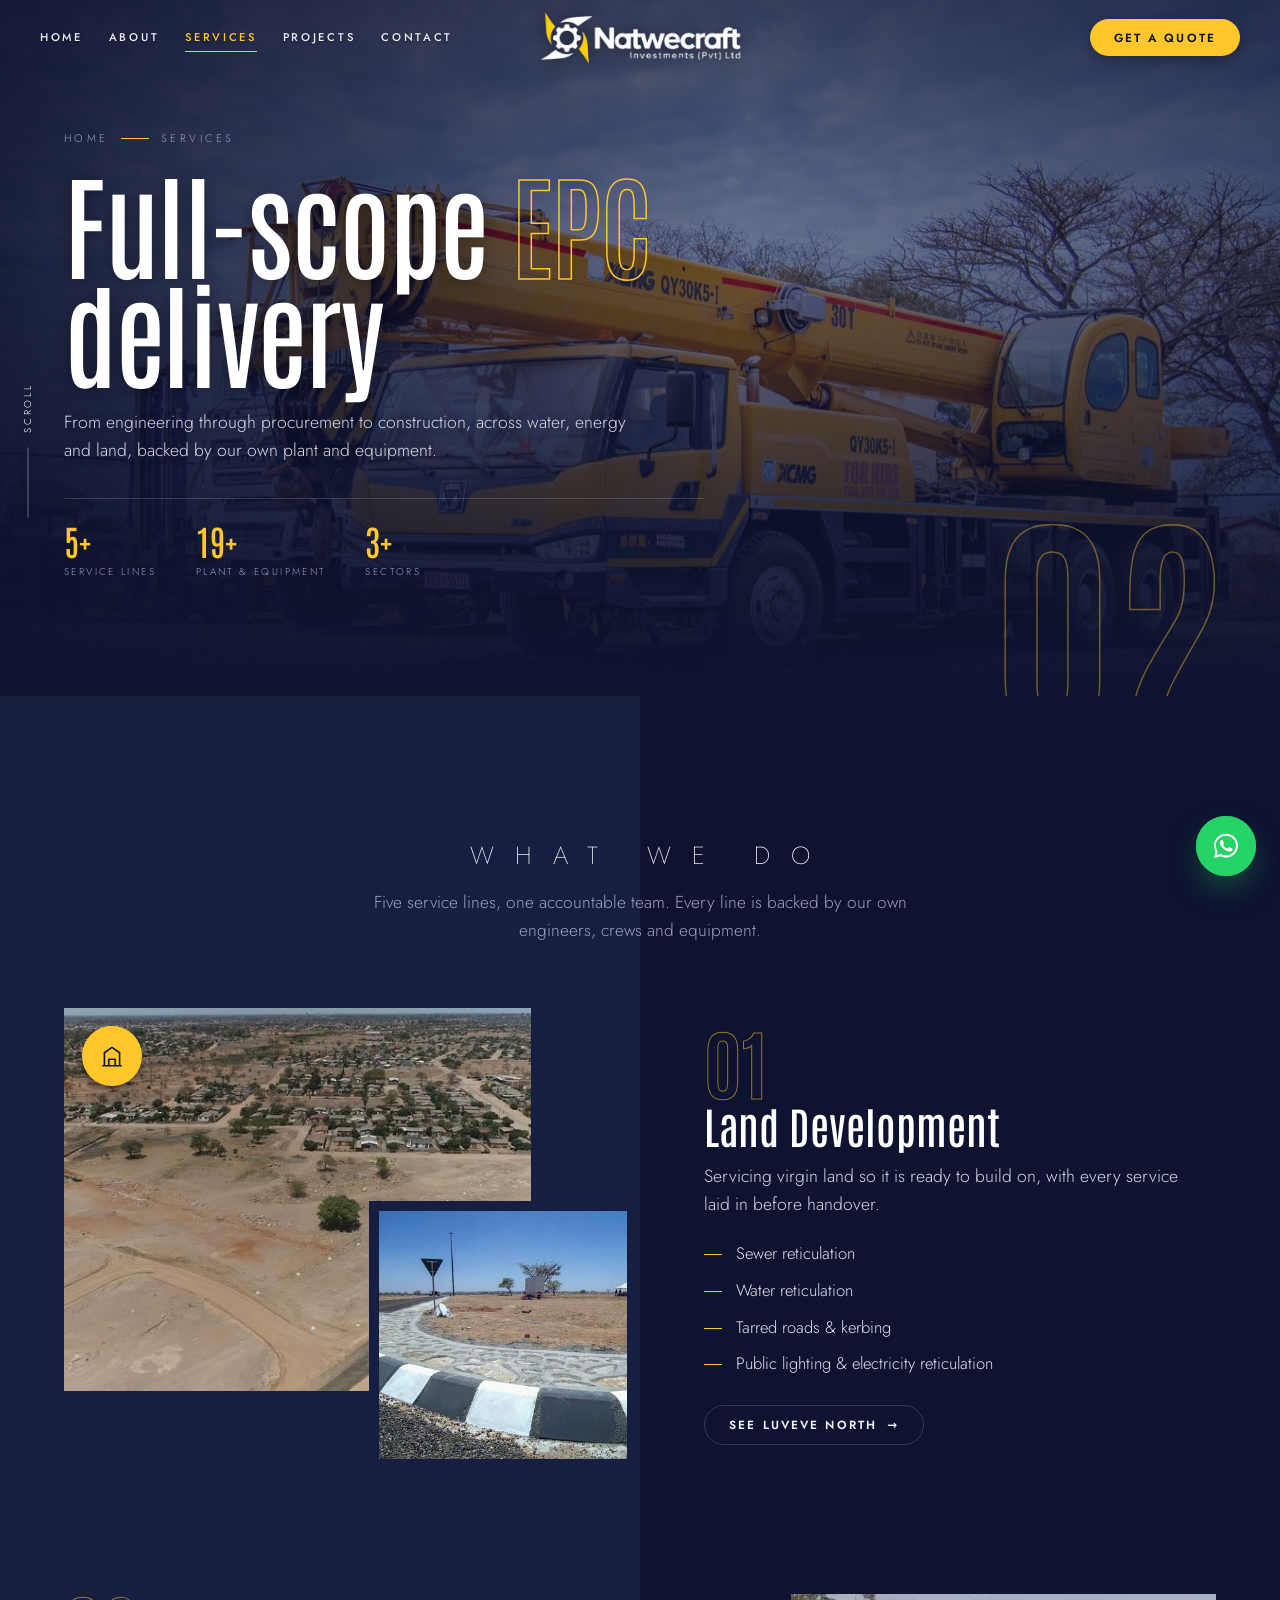
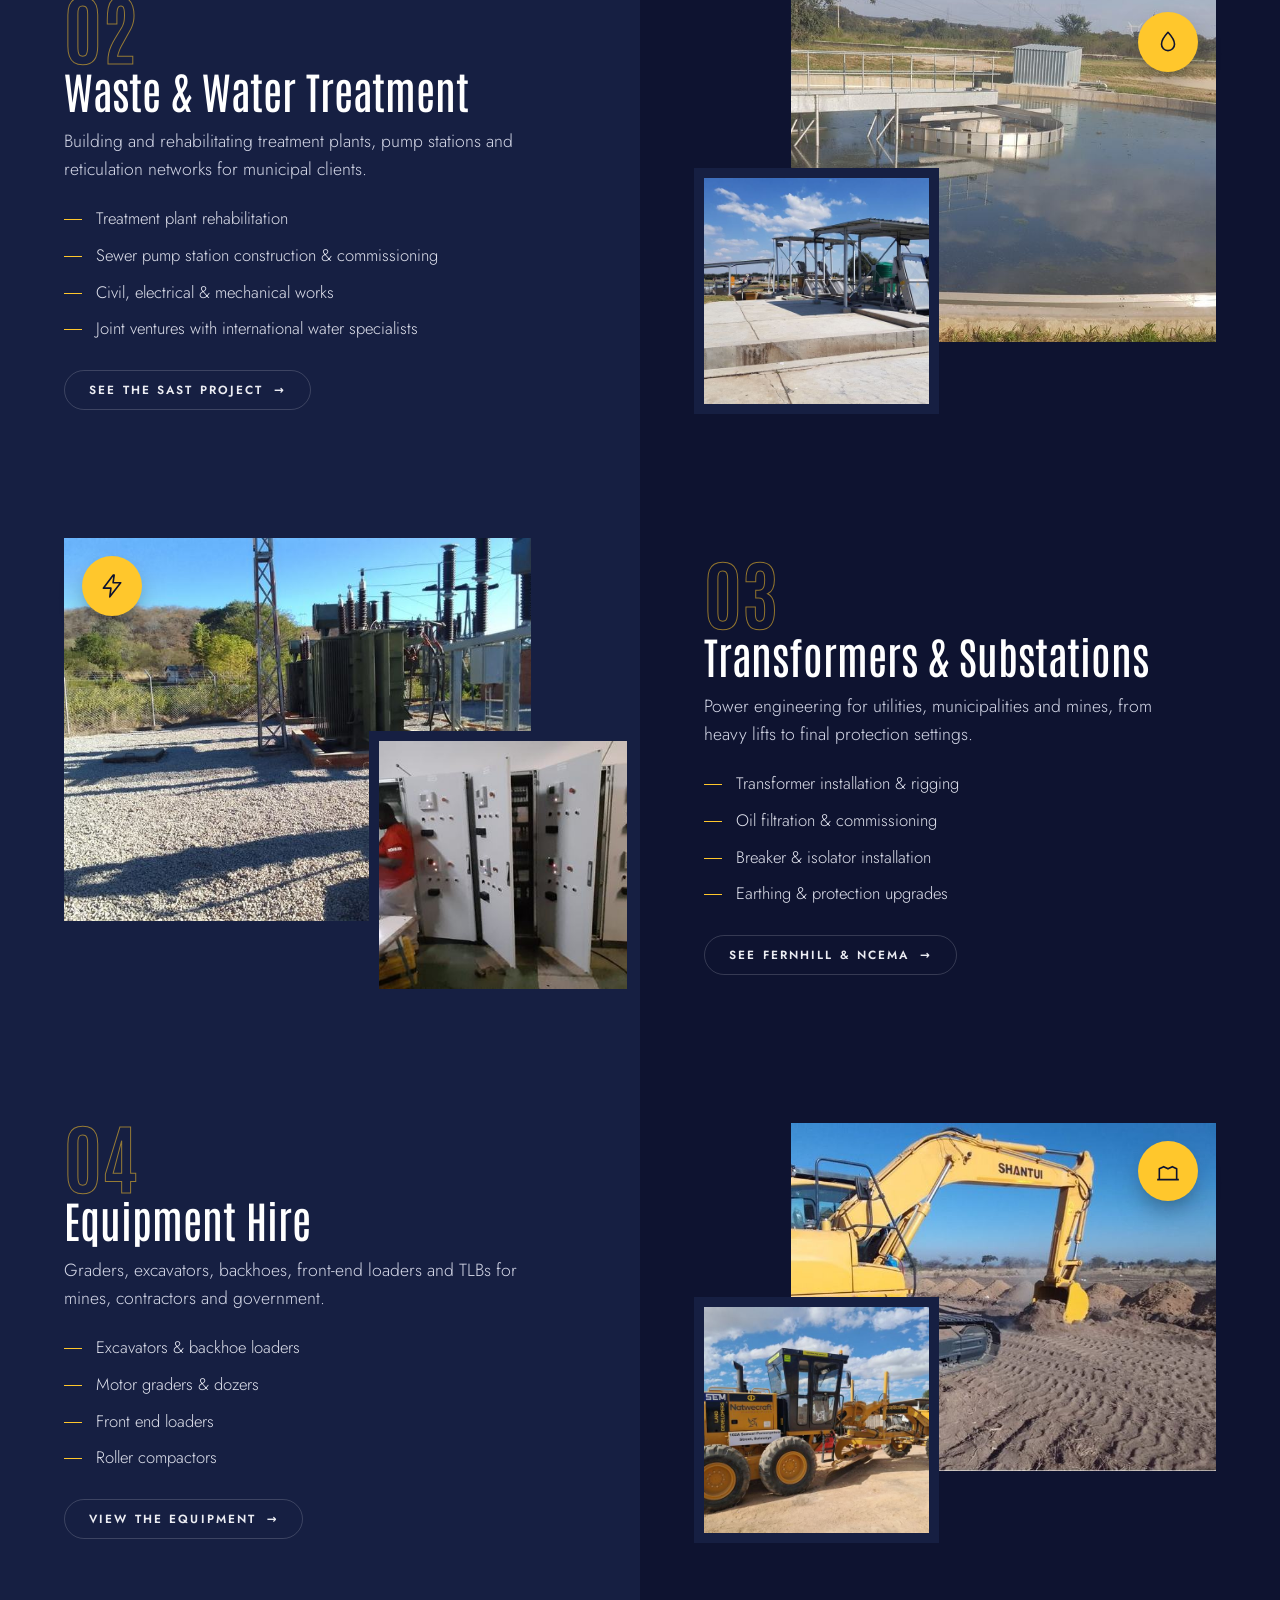
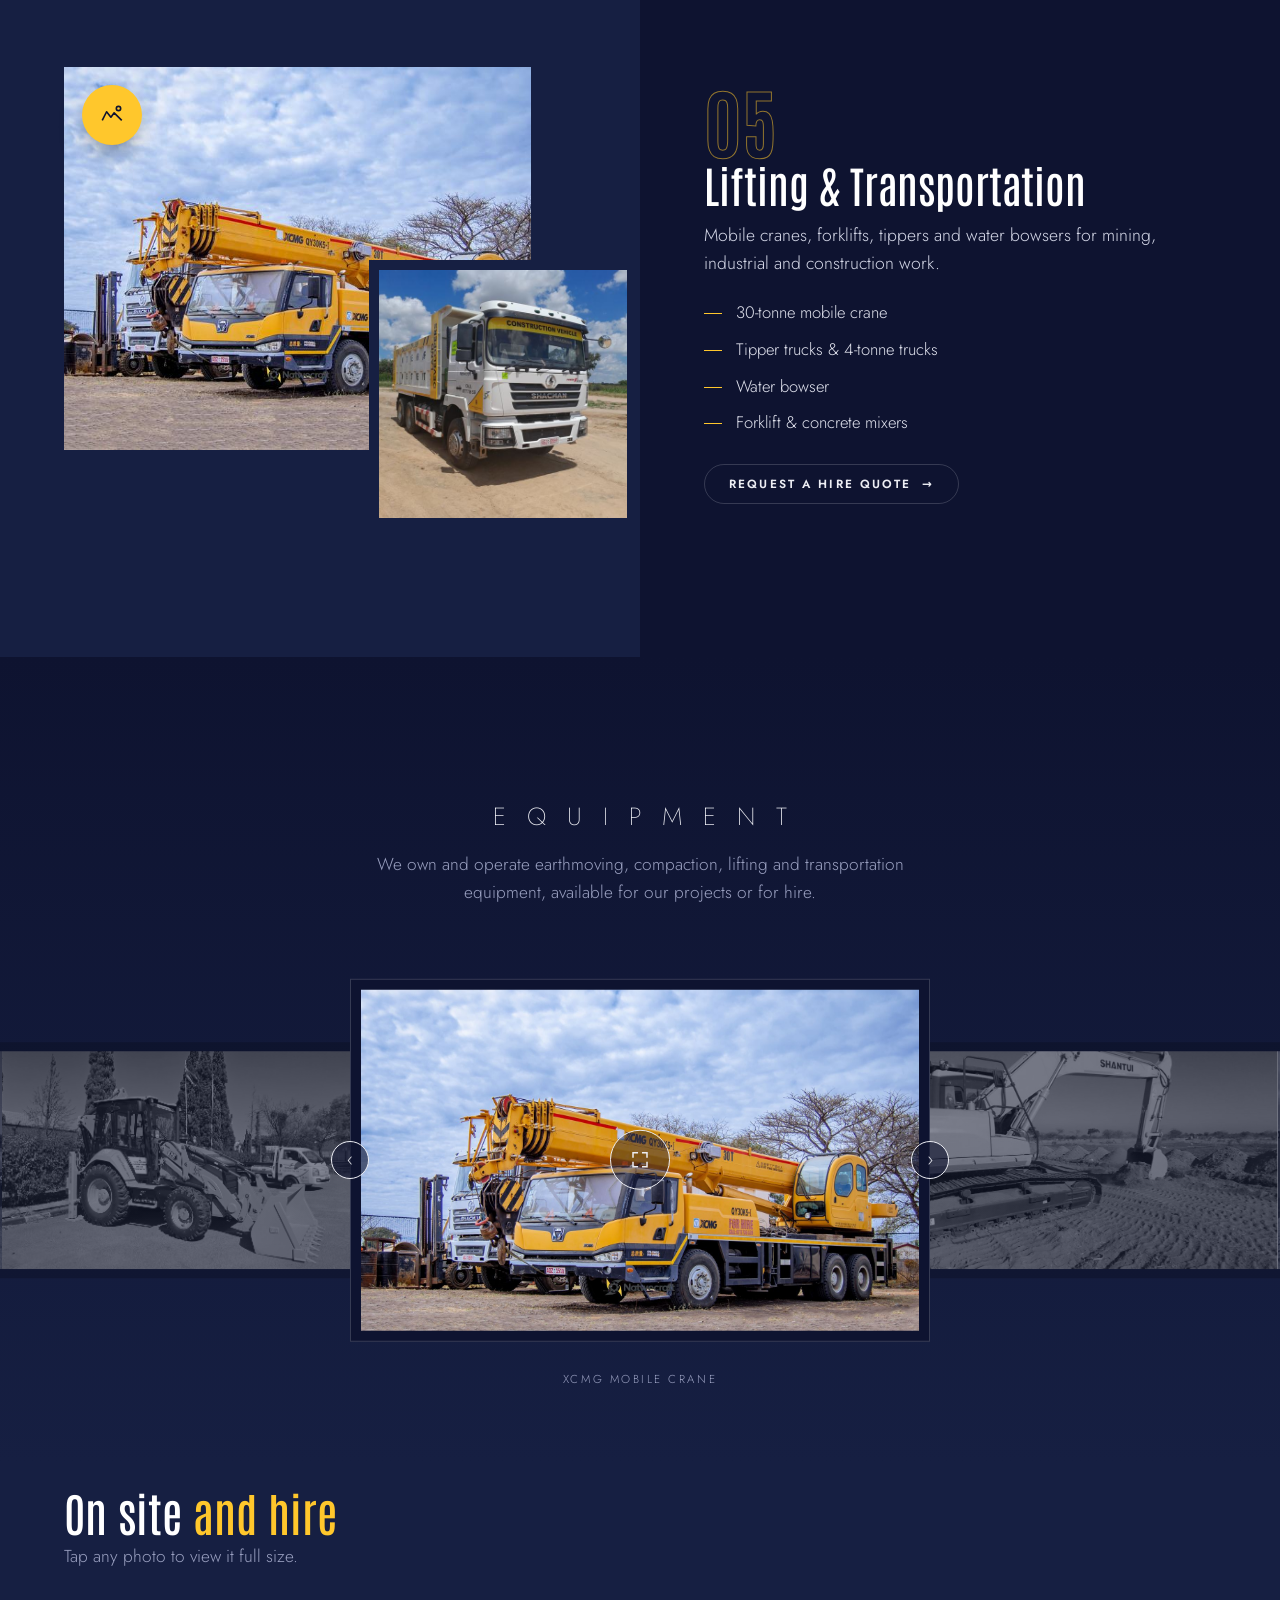
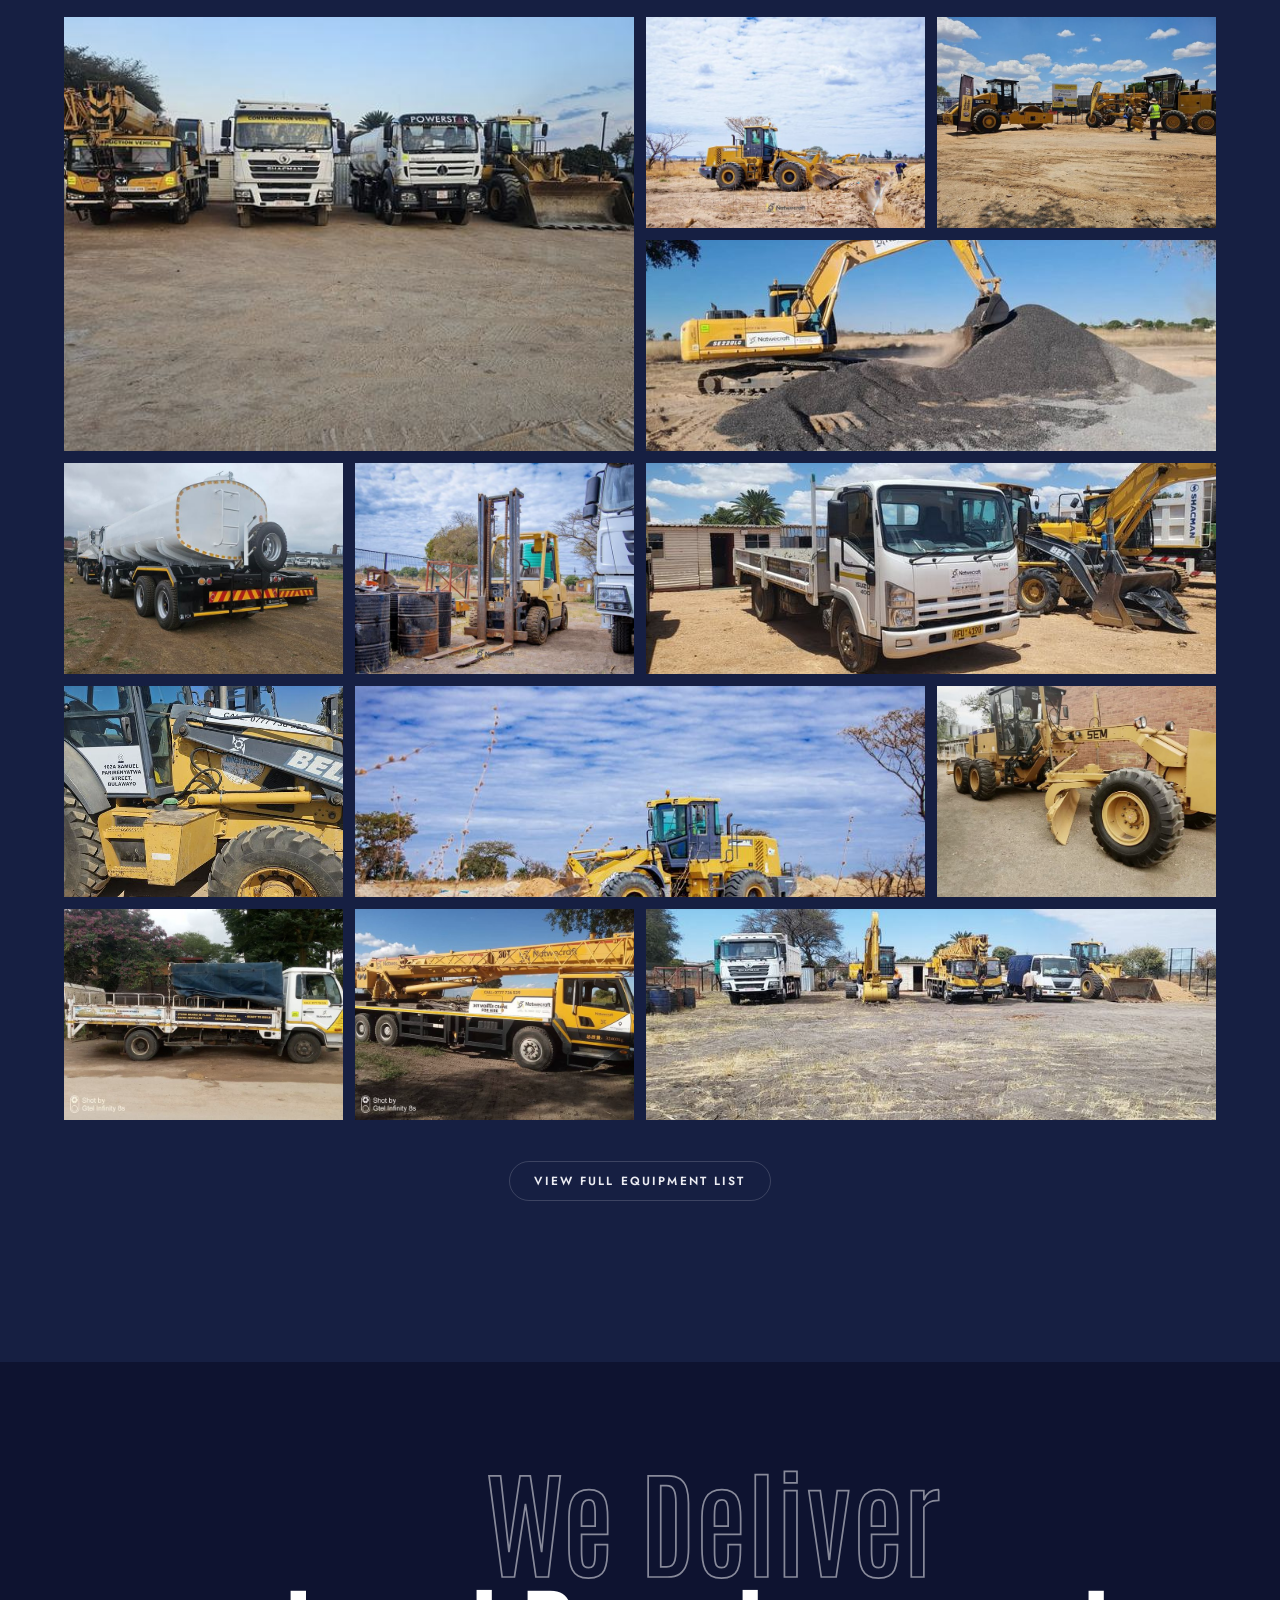
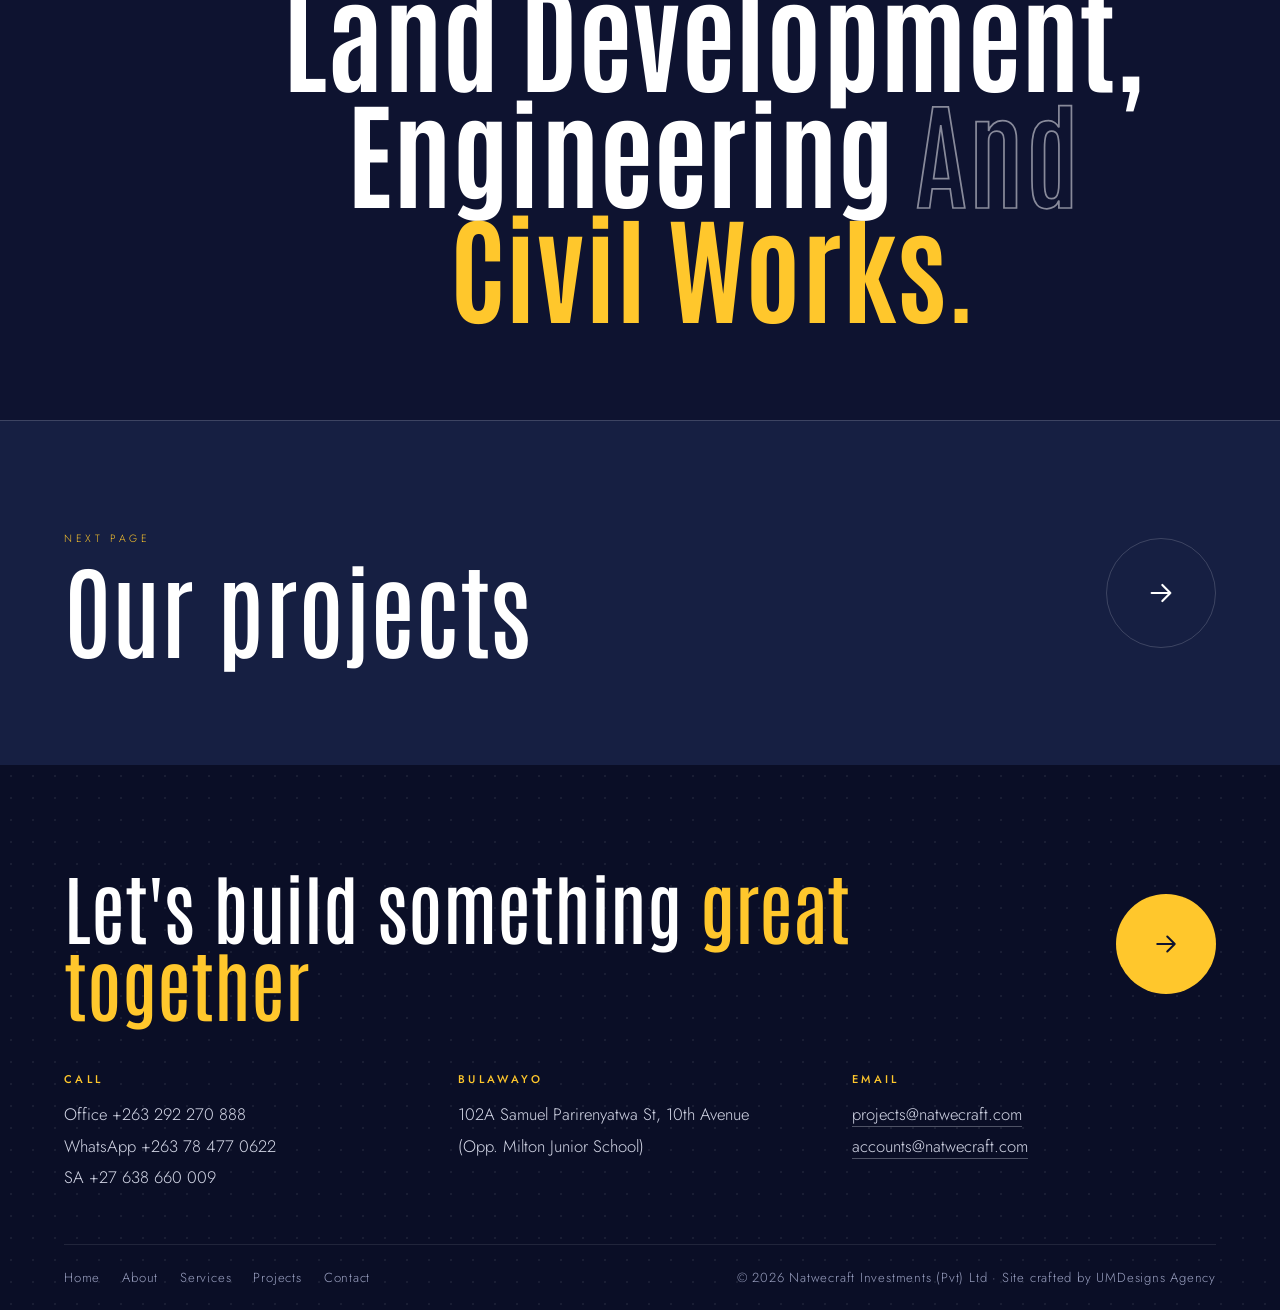
<file: services.html>
<!DOCTYPE html>
<html lang="en">
<head>
<script>document.documentElement.classList.add("js")</script>
<meta charset="UTF-8">
<meta name="viewport" content="width=device-width, initial-scale=1.0, viewport-fit=cover">
<title>Services &amp; Fleet | Natwecraft Investments (Pvt) Ltd</title>
<meta name="description" content="Waste &amp; water treatment, land development, transformers &amp; substations, equipment hire, lifting &amp; transportation — plus our 19-unit owned fleet.">
<meta name="theme-color" content="#0E1330">
<link rel="icon" type="image/png" href="images/nc3.png">
<link rel="preconnect" href="https://fonts.googleapis.com">
<link rel="preconnect" href="https://fonts.gstatic.com" crossorigin>
<link href="https://fonts.googleapis.com/css2?family=Antonio:wght@400;500;700&family=Jost:wght@200;300;400;500;600&display=swap" rel="stylesheet">
<link rel="preload" as="image" href="images/wheel.png">
<link rel="stylesheet" href="assets/site.css">
</head>
<body>

<!-- page loader: shown on load and every time a visitor moves to another page -->
<div class="loader" id="loader" aria-hidden="true"><div class="loader-in"><img src="images/wheel.png" alt="" width="132" height="132"></div></div>

<!-- ============ TOP BAR ============ -->
<header id="nav">
  <div class="nav-left">
    <button class="burger" id="burgerBtn" aria-label="Open menu" aria-expanded="false"><span></span><span></span><span></span></button>
    <nav class="toplinks" aria-label="Main"><a href="index.html">HOME</a><a href="about.html">ABOUT</a><a href="services.html" aria-current="page">SERVICES</a><a href="projects.html">PROJECTS</a><a href="contact.html">CONTACT</a></nav>
  </div>
  <a href="index.html" class="brand"><img src="logo.png" alt="Natwecraft Investments"></a>
  <a href="contact.html" class="pill">GET A QUOTE</a>
</header>

<nav class="menu" id="mobileMenu" aria-label="Main menu">
  <button class="close" id="mobileCloseBtn" aria-label="Close menu">&times;</button>
  <a href="index.html"><span class="mn">01</span>Home</a><a href="about.html"><span class="mn">02</span>About</a><a href="services.html" aria-current="page"><span class="mn">03</span>Services</a><a href="projects.html"><span class="mn">04</span>Projects</a><a href="contact.html"><span class="mn">05</span>Contact</a>
  <a class="phone" href="tel:+263784770622">+263 78 477 0622</a>
</nav>

<main>

<section class="phero" id="top">
  <div class="bg" style="background-image:url('images/g/fleet-crane.jpg'); background-position:center 50%"></div>
  <div class="scrim"></div>
  <div class="phero-in">
    <p class="crumbs ph-rv"><a href="index.html">HOME</a><i></i><span>SERVICES</span></p>
    <h1 class="ph-rv" style="--d:.15s">Full-scope <em>EPC</em><br>delivery</h1>
    <p class="lede ph-rv" style="--d:.35s">From engineering through procurement to construction, across water, energy and land, backed by our own plant and equipment.</p>
    <div class="phero-meta ph-rv" style="--d:.55s"><div><b>5+</b><span>Service lines</span></div><div><b>19+</b><span>Plant &amp; equipment</span></div><div><b>3+</b><span>Sectors</span></div></div>
  </div>
  <div class="pnum" aria-hidden="true">02</div>
</section>


<!-- ============ 01 WHAT WE DO ============ -->
<section class="block split-bg" id="what">
  <div class="num" aria-hidden="true">01</div>
  <h2 class="title">WHAT WE DO</h2>
  <p class="kicker">Five service lines, one accountable team. Every line is backed by our own engineers, crews and equipment.</p>
  <div class="svc">
    <div class="svc-row">
      <div class="svc-media"><div class="m1"><img src="images/t/comm-aerial.jpg" alt="Tarred roads across the serviced Luveve stands" loading="lazy"></div><div class="m2"><img src="images/t/comm-kerb.jpg" alt="Painted kerbing at a junction" loading="lazy"></div><span class="ic"><svg viewBox="0 0 24 24" fill="none" stroke="currentColor" stroke-width="1.5" stroke-linejoin="round"><path d="M3 21h18M5 21V9l7-5 7 5v12M9 21v-6h6v6"/></svg></span></div>
      <div class="svc-copy"><span class="svc-no">01</span><h3>Land Development</h3><p>Servicing virgin land so it is ready to build on, with every service laid in before handover.</p><ul><li>Sewer reticulation</li><li>Water reticulation</li><li>Tarred roads &amp; kerbing</li><li>Public lighting &amp; electricity reticulation</li></ul><a class="pill ghost" href="projects.html#luveve">SEE LUVEVE NORTH <span class="ar">&rarr;</span></a></div>
    </div>

    <div class="svc-row">
      <div class="svc-media"><div class="m1"><img src="images/t/sast-clarifier.jpg" alt="Rehabilitated circular tank at the SAST plant" loading="lazy"></div><div class="m2"><img src="images/t/sast-inlet.jpg" alt="Inlet works screens" loading="lazy"></div><span class="ic"><svg viewBox="0 0 24 24" fill="none" stroke="currentColor" stroke-width="1.5" stroke-linejoin="round"><path d="M12 3s6 6.5 6 11a6 6 0 01-12 0c0-4.5 6-11 6-11z"/></svg></span></div>
      <div class="svc-copy"><span class="svc-no">02</span><h3>Waste &amp; Water Treatment</h3><p>Building and rehabilitating treatment plants, pump stations and reticulation networks for municipal clients.</p><ul><li>Treatment plant rehabilitation</li><li>Sewer pump station construction &amp; commissioning</li><li>Civil, electrical &amp; mechanical works</li><li>Joint ventures with international water specialists</li></ul><a class="pill ghost" href="projects.html#sast">SEE THE SAST PROJECT <span class="ar">&rarr;</span></a></div>
    </div>

    <div class="svc-row">
      <div class="svc-media"><div class="m1"><img src="images/t/fern-transformers.jpg" alt="Transformers on new plinths in a substation yard" loading="lazy"></div><div class="m2"><img src="images/t/fern-panels.jpg" alt="Control panels under test" loading="lazy"></div><span class="ic"><svg viewBox="0 0 24 24" fill="none" stroke="currentColor" stroke-width="1.5" stroke-linejoin="round"><path d="M13 2L4 14h7l-1 8 10-13h-7l1-7z"/></svg></span></div>
      <div class="svc-copy"><span class="svc-no">03</span><h3>Transformers &amp; Substations</h3><p>Power engineering for utilities, municipalities and mines, from heavy lifts to final protection settings.</p><ul><li>Transformer installation &amp; rigging</li><li>Oil filtration &amp; commissioning</li><li>Breaker &amp; isolator installation</li><li>Earthing &amp; protection upgrades</li></ul><a class="pill ghost" href="projects.html#fernhill">SEE FERNHILL &amp; NCEMA <span class="ar">&rarr;</span></a></div>
    </div>

    <div class="svc-row">
      <div class="svc-media"><div class="m1"><img src="images/t/fleet-excavator.jpg" alt="Shantui excavator at work" loading="lazy"></div><div class="m2"><img src="images/t/fleet-grader.jpg" alt="SEM motor grader" loading="lazy"></div><span class="ic"><svg viewBox="0 0 24 24" fill="none" stroke="currentColor" stroke-width="1.5" stroke-linejoin="round"><path d="M2 20h20M4 20V10l4-2 4 2 4-2 4 2v10"/></svg></span></div>
      <div class="svc-copy"><span class="svc-no">04</span><h3>Equipment Hire</h3><p>Graders, excavators, backhoes, front-end loaders and TLBs for mines, contractors and government.</p><ul><li>Excavators &amp; backhoe loaders</li><li>Motor graders &amp; dozers</li><li>Front end loaders</li><li>Roller compactors</li></ul><a class="pill ghost" href="#fleet">VIEW THE EQUIPMENT <span class="ar">&rarr;</span></a></div>
    </div>

    <div class="svc-row">
      <div class="svc-media"><div class="m1"><img src="images/t/fleet-crane.jpg" alt="XCMG mobile crane" loading="lazy"></div><div class="m2"><img src="images/t/fleet-tipper.jpg" alt="Shacman tipper truck" loading="lazy"></div><span class="ic"><svg viewBox="0 0 24 24" fill="none" stroke="currentColor" stroke-width="1.5" stroke-linejoin="round"><path d="M3 17l4-8 4 5 3-4 7 7"/><circle cx="18" cy="6" r="2"/></svg></span></div>
      <div class="svc-copy"><span class="svc-no">05</span><h3>Lifting &amp; Transportation</h3><p>Mobile cranes, forklifts, tippers and water bowsers for mining, industrial and construction work.</p><ul><li>30-tonne mobile crane</li><li>Tipper trucks &amp; 4-tonne trucks</li><li>Water bowser</li><li>Forklift &amp; concrete mixers</li></ul><a class="pill ghost" href="contact.html">REQUEST A HIRE QUOTE <span class="ar">&rarr;</span></a></div>
    </div>

  </div>
</section>




<!-- ============ 02 EQUIPMENT ============ -->
<section id="fleet" class="block band">
  <div class="num" aria-hidden="true">02</div>
  <h2 class="title">EQUIPMENT</h2>
  <p class="kicker">We own and operate earthmoving, compaction, lifting and transportation equipment, available for our projects or for hire.</p>
  <div class="reel" data-reel>
    <figure class="slide" data-cap="XCMG mobile crane"><img src="images/g/fleet-crane.jpg" alt="XCMG mobile crane" loading="lazy"><button class="expand" aria-label="View larger"><svg width="18" height="18" viewBox="0 0 18 18" fill="none" stroke="currentColor" stroke-width="1.5"><path d="M2 7V2h5M16 7V2h-5M2 11v5h5M16 11v5h-5"/></svg></button></figure><figure class="slide" data-cap="Shantui SE220 excavator"><img src="images/g/fleet-excavator.jpg" alt="Shantui SE220 excavator" loading="lazy"><button class="expand" aria-label="View larger"><svg width="18" height="18" viewBox="0 0 18 18" fill="none" stroke="currentColor" stroke-width="1.5"><path d="M2 7V2h5M16 7V2h-5M2 11v5h5M16 11v5h-5"/></svg></button></figure><figure class="slide" data-cap="SEM 919 motor grader"><img src="images/g/fleet-grader.jpg" alt="SEM 919 motor grader" loading="lazy"><button class="expand" aria-label="View larger"><svg width="18" height="18" viewBox="0 0 18 18" fill="none" stroke="currentColor" stroke-width="1.5"><path d="M2 7V2h5M16 7V2h-5M2 11v5h5M16 11v5h-5"/></svg></button></figure><figure class="slide" data-cap="XCMG ZL50GN front end loader, 5m³"><img src="images/g/fleet-loader.jpg" alt="XCMG ZL50GN front end loader, 5m³" loading="lazy"><button class="expand" aria-label="View larger"><svg width="18" height="18" viewBox="0 0 18 18" fill="none" stroke="currentColor" stroke-width="1.5"><path d="M2 7V2h5M16 7V2h-5M2 11v5h5M16 11v5h-5"/></svg></button></figure><figure class="slide" data-cap="Shacman F3000 tipper truck, 20m³"><img src="images/g/fleet-tipper.jpg" alt="Shacman F3000 tipper truck, 20m³" loading="lazy"><button class="expand" aria-label="View larger"><svg width="18" height="18" viewBox="0 0 18 18" fill="none" stroke="currentColor" stroke-width="1.5"><path d="M2 7V2h5M16 7V2h-5M2 11v5h5M16 11v5h-5"/></svg></button></figure><figure class="slide" data-cap="SEM 518 roller compactor"><img src="images/g/fleet-roller.jpg" alt="SEM 518 roller compactor" loading="lazy"><button class="expand" aria-label="View larger"><svg width="18" height="18" viewBox="0 0 18 18" fill="none" stroke="currentColor" stroke-width="1.5"><path d="M2 7V2h5M16 7V2h-5M2 11v5h5M16 11v5h-5"/></svg></button></figure><figure class="slide" data-cap="CAT 426 backhoe loader"><img src="images/g/fleet-backhoe.jpg" alt="CAT 426 backhoe loader" loading="lazy"><button class="expand" aria-label="View larger"><svg width="18" height="18" viewBox="0 0 18 18" fill="none" stroke="currentColor" stroke-width="1.5"><path d="M2 7V2h5M16 7V2h-5M2 11v5h5M16 11v5h-5"/></svg></button></figure>
    <button class="arrow prev" aria-label="Previous machine">&lsaquo;</button>
    <button class="arrow next" aria-label="Next machine">&rsaquo;</button>
  </div>
  <p class="caption" aria-live="polite"></p>
  <div class="shead" style="margin-top:clamp(60px,8vw,90px)"><div><h3>On site <span>and hire</span></h3><p>Tap any photo to view it full size.</p></div></div>
  <div class="gal" id="fleetGal"><figure class="big" data-cat="" data-full="images/g/fleet-lineup.jpg"><img src="images/t/fleet-lineup.jpg" alt="Fleet lined up at the yard" loading="lazy" width="720" height="405"><figcaption>Fleet lined up at the yard</figcaption><span class="zi"><svg viewBox="0 0 24 24" fill="none" stroke="currentColor" stroke-width="2" stroke-linecap="round"><path d="M12 5v14M5 12h14"/></svg></span></figure><figure class="" data-cat="" data-full="images/g/fleet-trench.jpg"><img src="images/t/fleet-trench.jpg" alt="Front end loader working along a trench" loading="lazy" width="720" height="480"><figcaption>Front end loader working along a trench</figcaption><span class="zi"><svg viewBox="0 0 24 24" fill="none" stroke="currentColor" stroke-width="2" stroke-linecap="round"><path d="M12 5v14M5 12h14"/></svg></span></figure><figure class="" data-cat="" data-full="images/g/fleet-site.jpg"><img src="images/t/fleet-site.jpg" alt="Roller and grader on site" loading="lazy" width="720" height="540"><figcaption>Roller and grader on site</figcaption><span class="zi"><svg viewBox="0 0 24 24" fill="none" stroke="currentColor" stroke-width="2" stroke-linecap="round"><path d="M12 5v14M5 12h14"/></svg></span></figure><figure class="w" data-cat="" data-full="images/g/fleet-aggregate.jpg"><img src="images/t/fleet-aggregate.jpg" alt="Excavator stockpiling aggregate" loading="lazy" width="720" height="540"><figcaption>Excavator stockpiling aggregate</figcaption><span class="zi"><svg viewBox="0 0 24 24" fill="none" stroke="currentColor" stroke-width="2" stroke-linecap="round"><path d="M12 5v14M5 12h14"/></svg></span></figure><figure class="" data-cat="" data-full="images/g/fleet-bowser.jpg"><img src="images/t/fleet-bowser.jpg" alt="Powerstar water bowser" loading="lazy" width="720" height="720"><figcaption>Powerstar water bowser</figcaption><span class="zi"><svg viewBox="0 0 24 24" fill="none" stroke="currentColor" stroke-width="2" stroke-linecap="round"><path d="M12 5v14M5 12h14"/></svg></span></figure><figure class="" data-cat="" data-full="images/g/fleet-forklift.jpg"><img src="images/t/fleet-forklift.jpg" alt="Hyster forklift" loading="lazy" width="720" height="480"><figcaption>Hyster forklift</figcaption><span class="zi"><svg viewBox="0 0 24 24" fill="none" stroke="currentColor" stroke-width="2" stroke-linecap="round"><path d="M12 5v14M5 12h14"/></svg></span></figure><figure class="w" data-cat="" data-full="images/g/fleet-isuzu.jpg"><img src="images/t/fleet-isuzu.jpg" alt="Isuzu NPR400 4-tonne truck" loading="lazy" width="720" height="349"><figcaption>Isuzu NPR400 4-tonne truck</figcaption><span class="zi"><svg viewBox="0 0 24 24" fill="none" stroke="currentColor" stroke-width="2" stroke-linecap="round"><path d="M12 5v14M5 12h14"/></svg></span></figure><figure class="" data-cat="" data-full="images/g/fleet-bell.jpg"><img src="images/t/fleet-bell.jpg" alt="Bell backhoe loader" loading="lazy" width="720" height="405"><figcaption>Bell backhoe loader</figcaption><span class="zi"><svg viewBox="0 0 24 24" fill="none" stroke="currentColor" stroke-width="2" stroke-linecap="round"><path d="M12 5v14M5 12h14"/></svg></span></figure><figure class="w" data-cat="" data-full="images/g/fleet-loader2.jpg"><img src="images/t/fleet-loader2.jpg" alt="Front end loader in the field" loading="lazy" width="720" height="432"><figcaption>Front end loader in the field</figcaption><span class="zi"><svg viewBox="0 0 24 24" fill="none" stroke="currentColor" stroke-width="2" stroke-linecap="round"><path d="M12 5v14M5 12h14"/></svg></span></figure><figure class="" data-cat="" data-full="images/g/fleet-grader2.jpg"><img src="images/t/fleet-grader2.jpg" alt="SEM motor grader" loading="lazy" width="720" height="631"><figcaption>SEM motor grader</figcaption><span class="zi"><svg viewBox="0 0 24 24" fill="none" stroke="currentColor" stroke-width="2" stroke-linecap="round"><path d="M12 5v14M5 12h14"/></svg></span></figure><figure class="" data-cat="" data-full="images/g/fleet-ud.jpg"><img src="images/t/fleet-ud.jpg" alt="Nissan UD90 4-tonne truck" loading="lazy" width="720" height="540"><figcaption>Nissan UD90 4-tonne truck</figcaption><span class="zi"><svg viewBox="0 0 24 24" fill="none" stroke="currentColor" stroke-width="2" stroke-linecap="round"><path d="M12 5v14M5 12h14"/></svg></span></figure><figure class="" data-cat="" data-full="images/g/fleet-crane2.jpg"><img src="images/t/fleet-crane2.jpg" alt="30-tonne mobile crane for hire" loading="lazy" width="720" height="540"><figcaption>30-tonne mobile crane for hire</figcaption><span class="zi"><svg viewBox="0 0 24 24" fill="none" stroke="currentColor" stroke-width="2" stroke-linecap="round"><path d="M12 5v14M5 12h14"/></svg></span></figure><figure class="w" data-cat="" data-full="images/g/fleet-yard.jpg"><img src="images/t/fleet-yard.jpg" alt="Plant ready for dispatch" loading="lazy" width="720" height="540"><figcaption>Plant ready for dispatch</figcaption><span class="zi"><svg viewBox="0 0 24 24" fill="none" stroke="currentColor" stroke-width="2" stroke-linecap="round"><path d="M12 5v14M5 12h14"/></svg></span></figure></div>
  <details class="fleet">
    <summary><span class="pill ghost"><span></span>&nbsp;FULL EQUIPMENT LIST</span></summary>
    <div class="table-wrap">
      <table>
        <thead><tr><th>Make</th><th>Model &amp; Description</th><th>Colour</th><th>Reg. / Serial No.</th></tr></thead>
        <tbody>
          <tr><td>CAT</td><td>426 Backhoe Loader</td><td>Yellow</td><td>JZ402818</td></tr>
          <tr><td>Bell</td><td>850J Dozer</td><td>Yellow</td><td>906 991 00691 132</td></tr>
          <tr><td>Bell</td><td>315SJ Backhoe</td><td>Yellow</td><td>PE4045T799109</td></tr>
          <tr><td>SEM</td><td>919 Motor Grader</td><td>Yellow</td><td>SDEC SC8D190.1G2</td></tr>
          <tr><td>SEM</td><td>518 Roller Compactor</td><td>Yellow</td><td>6P24B002259</td></tr>
          <tr><td>BOMAG</td><td>BW65H Double Drum Roller Compactor</td><td>Yellow</td><td>LTR411065</td></tr>
          <tr><td>XCMG</td><td>ZL50GN Front End Loader, 5m&sup3;</td><td>Yellow</td><td>XUG0050GK / HCB04642</td></tr>
          <tr><td>XCMG</td><td>Mobile Crane</td><td>Orange</td><td>ADZ1510</td></tr>
          <tr><td>Shantui</td><td>SE220 Excavator</td><td>Yellow</td><td>66SE22DKNP1000780</td></tr>
          <tr><td>Shacman</td><td>F3000 Tipper Truck, 20m&sup3;</td><td>White</td><td>AGJ0559</td></tr>
          <tr><td>Nissan</td><td>UD90 4-Tonne Truck</td><td>White</td><td>ADM8449</td></tr>
          <tr><td>Isuzu</td><td>NPR400 4-Tonne Truck</td><td>White</td><td>AFU4190</td></tr>
          <tr><td>Hyundai</td><td>H100 Standard 2.6D Dropside</td><td>White</td><td>AGQ6760</td></tr>
          <tr><td>Powerstar</td><td>4035VX Water Bowser</td><td>White</td><td>AGZ2621</td></tr>
          <tr><td>Hyster</td><td>Forklift 4.00</td><td>Yellow</td><td>K005A03785Y</td></tr>
          <tr><td>Turner Morris</td><td>Hydraulic Concrete Mixer, 520L</td><td>Yellow</td><td>44042011(a)</td></tr>
          <tr><td>Turner Morris</td><td>Hydraulic Yanmar Concrete Mixer, 900L</td><td>Yellow</td><td>751710-1</td></tr>
          <tr><td>Turner Morris</td><td>GX160 Single Drum Roller Compactor</td><td>Yellow</td><td>15070036</td></tr>
          <tr><td>Turner Morris</td><td>Conical Bucket, 1000L</td><td>Yellow</td><td>163638</td></tr>
        </tbody>
      </table>
    </div>
    <p class="note">19 owned units spanning earthmoving, compaction, lifting, transportation and concrete-handling equipment, available for direct hire.</p>
  </details>
</section>

<!-- ============ BIG TYPE ============ -->
<section class="bigtype" aria-label="We deliver land development, engineering and civil works.">
  <div class="bt" data-bt>
    <span class="o">we deliver</span>
    <span>land development,</span>
    <span>engineering <span class="o">and</span></span>
    <span class="y">civil works.</span>
  </div>
</section>


<a class="nextpage" href="projects.html">
  <div class="np-in"><div><small>NEXT PAGE</small><b>Our projects</b></div><span class="np-arr"><svg viewBox="0 0 24 24" width="18" height="18" fill="none" stroke="currentColor" stroke-width="1.6" stroke-linecap="round" stroke-linejoin="round"><path d="M5 12h14M13 6l6 6-6 6"/></svg></span></div>
</a>

</main>

<footer class="site-foot">
  <div class="ft-top">
    <h2>Let's build something <span>great together</span></h2>
    <a class="ft-cta" href="contact.html" aria-label="Start a project"><svg viewBox="0 0 24 24" width="18" height="18" fill="none" stroke="currentColor" stroke-width="1.6" stroke-linecap="round" stroke-linejoin="round"><path d="M5 12h14M13 6l6 6-6 6"/></svg></a>
  </div>
  <div class="ft-cols">
    <div>
      <h4>CALL</h4>
      <p><a href="tel:+263292270888">Office +263 292 270 888</a><br><a href="tel:+263784770622">WhatsApp +263 78 477 0622</a><br><a href="tel:+27638660009">SA +27 638 660 009</a></p>
    </div>
    <div>
      <h4>BULAWAYO</h4>
      <p>102A Samuel Parirenyatwa St, 10th Avenue<br>(Opp. Milton Junior School)</p>
    </div>
    <div>
      <h4>EMAIL</h4>
      <p><a class="ul" href="mailto:projects@natwecraft.com">projects@natwecraft.com</a><br><a class="ul" href="mailto:accounts@natwecraft.com">accounts@natwecraft.com</a></p>
    </div>
  </div>
  <div class="ft-bot">
    <nav aria-label="Footer"><a href="index.html">Home</a><a href="about.html">About</a><a href="services.html">Services</a><a href="projects.html">Projects</a><a href="contact.html">Contact</a></nav>
    <span>&copy; <span class="year"></span> Natwecraft Investments (Pvt) Ltd · Site crafted by <a class="ft-credit" href="https://umdesignsagency.com/" target="_blank" rel="noopener">UMDesigns Agency</a></span>
  </div>
</footer>

<div class="sprog" aria-hidden="true"><span class="st">SCROLL</span><span class="sl"><i id="sprogFill"></i></span></div>
<div class="cur cur-dot" aria-hidden="true"></div><div class="cur cur-ring" aria-hidden="true"></div>

<dialog class="lb" id="lightbox">
  <button class="lb-close" aria-label="Close">&times;</button>
  <button class="lb-nav lb-prev" aria-label="Previous photo">&lsaquo;</button>
  <button class="lb-nav lb-next" aria-label="Next photo">&rsaquo;</button>
  <figure><img alt=""><p><span class="lb-count"></span><span class="lb-cap"></span></p></figure>
</dialog>

<a class="wa" href="https://wa.me/263784770622?text=Hello%20Natwecraft%2C%20I%27d%20like%20to%20enquire%20about%20" target="_blank" rel="noopener" aria-label="Chat with Natwecraft on WhatsApp, +263 78 477 0622">
  <svg viewBox="0 0 32 32" aria-hidden="true"><path fill="#fff" d="M16 3C9 3 3.3 8.6 3.3 15.6c0 2.2.6 4.4 1.7 6.3L3.2 28.8l7.1-1.9c1.8 1 3.8 1.5 5.8 1.5 7 0 12.7-5.6 12.7-12.6C28.8 8.6 23 3 16 3zm0 23.1c-1.9 0-3.8-.5-5.4-1.5l-.4-.2-4.2 1.1 1.1-4.1-.3-.4c-1.1-1.7-1.6-3.6-1.6-5.5 0-5.8 4.8-10.5 10.7-10.5s10.7 4.7 10.7 10.5S21.9 26.1 16 26.1zm5.9-7.9c-.3-.2-1.9-.9-2.2-1s-.5-.2-.7.2-.8 1-1 1.2-.4.2-.7.1c-.3-.2-1.4-.5-2.6-1.6-1-.9-1.6-1.9-1.8-2.2-.2-.3 0-.5.1-.7l.5-.6c.2-.2.2-.3.3-.5.1-.2 0-.4 0-.6l-1-2.4c-.3-.6-.5-.5-.7-.5h-.6c-.2 0-.6.1-.9.4-.3.3-1.2 1.1-1.2 2.7s1.2 3.2 1.4 3.4c.2.2 2.4 3.6 5.7 5 .8.3 1.4.5 1.9.7.8.3 1.5.2 2.1.1.6-.1 1.9-.8 2.2-1.5.3-.7.3-1.4.2-1.5-.1-.2-.3-.3-.6-.4z"/></svg>
  <span class="lbl">CHAT ON WHATSAPP</span>
</a>

<script src="assets/site.js"></script>
</body>
</html>
</file>
<file: assets/site.css>
:root{
    --yellow:#FFC72C; --yellow-deep:#F0A500;
    --night:#0E1330; --navy:#161F42; --navy-2:#1B275B; --mist:#2A3563;
    --bone:#ECEDF3; --haze:#9AA0C0; --line:rgba(236,237,243,.18);
    --ink:#1A1D22; --paper:#F7F8FA; --white:#fff; --muted:#6B7280;
    --sans:"Jost","Futura","Avenir Next","Segoe UI",system-ui,sans-serif;
    --pad:clamp(16px,5vw,64px);
  }
  *{box-sizing:border-box}
  html{scroll-behavior:smooth; scroll-padding-top:70px; background:var(--night)}
  body{margin:0; font-family:var(--sans); font-weight:300; color:var(--bone); background:var(--night); line-height:1.6; overflow-x:hidden}
  a{color:inherit; text-decoration:none}
  img{max-width:100%; display:block}
  ul{margin:0; padding:0}
  :focus-visible{outline:2px solid var(--yellow); outline-offset:3px}
  .pill{display:inline-flex; align-items:center; justify-content:center; background:var(--yellow); color:var(--night); border:0; border-radius:999px;
    font:600 .74rem/1 var(--sans); letter-spacing:.18em; padding:13px 24px; cursor:pointer; white-space:nowrap; transition:background .2s}
  .pill:hover{background:var(--yellow-deep)}
  .pill.ghost{background:transparent; color:var(--bone); border:1px solid var(--line)}
  .pill.ghost:hover{border-color:var(--yellow); color:var(--yellow)}

  /* ===== TOP BAR ===== */
  #nav{position:fixed; inset:0 0 auto 0; z-index:1000; display:grid; grid-template-columns:1fr auto 1fr; align-items:center;
    height:64px; padding:0 clamp(16px,4vw,40px); background:rgba(14,19,48,.88); backdrop-filter:blur(8px); border-bottom:1px solid rgba(236,237,243,.07)}
  .burger{justify-self:start; background:none; border:0; padding:8px; cursor:pointer; color:var(--bone)}
  .burger span{display:block; height:1px; background:currentColor; margin:5px 0}
  .burger span:nth-child(1),.burger span:nth-child(3){width:24px} .burger span:nth-child(2){width:15px}
  .brand img{height:36px; width:auto}
  #nav .pill{justify-self:end}
  .menu{position:fixed; inset:0; z-index:1100; background:rgba(10,14,38,.97); display:flex; flex-direction:column; justify-content:center;
    padding:0 clamp(24px,10vw,140px); opacity:0; pointer-events:none; transition:opacity .3s}
  .menu.open{opacity:1; pointer-events:auto}
  .menu a{font-weight:200; font-size:clamp(1.8rem,5vw,3.2rem); letter-spacing:.06em; line-height:1.35; width:max-content}
  .menu a:hover{color:var(--yellow)}
  .menu .close{position:absolute; top:14px; left:clamp(16px,4vw,40px); background:none; border:0; color:var(--bone); font:200 2.2rem var(--sans); cursor:pointer}
  .menu .phone{margin-top:32px; font-size:.95rem; letter-spacing:.1em; color:var(--haze)}

  /* side nav */

  /* spine */
  main{position:relative}
  .spine{position:absolute; left:50%; top:80vh; bottom:260px; width:1px; background:var(--line); pointer-events:none; z-index:0}

  /* ===== HERO ===== */
  #hero{position:relative; min-height:100vh; min-height:100svh; display:grid; place-items:center; overflow:hidden; padding:64px var(--pad) 0}
  #hero .bg{position:absolute; inset:0; background-size:cover; background-position:center}
  #hero .scrim{position:absolute; inset:0; background:
    radial-gradient(ellipse at center, rgba(14,19,48,.55), rgba(14,19,48,.88) 70%),
    linear-gradient(180deg, rgba(14,19,48,.55), rgba(14,19,48,.2) 40%, var(--night) 98%)}
  .emblem{position:relative; z-index:2; width:min(80vw,460px); aspect-ratio:1; display:grid; place-items:center; text-align:center}
  .emblem svg{position:absolute; inset:0; width:100%; height:100%}
  .spin{transform-origin:50% 50%; animation:spin 120s linear infinite}
  .spin.rev{animation-direction:reverse; animation-duration:160s}
  @keyframes spin{to{transform:rotate(360deg)}}
  .emblem h1{margin:0; font-weight:500; font-size:clamp(2.1rem,7.4vw,3.5rem); line-height:1; letter-spacing:.14em; padding-left:.14em;
    color:transparent; -webkit-text-stroke:1px var(--bone)}
  .emblem .sub{font-size:clamp(.62rem,1.6vw,.76rem); letter-spacing:.34em; padding-left:.34em; margin-top:14px}
  .emblem .sub b{color:var(--yellow); font-weight:500}
  .hero-foot{position:absolute; z-index:2; bottom:32px; left:0; right:0; text-align:center}
  .hero-foot p{max-width:560px; margin:0 auto 18px; padding:0 var(--pad); font-size:.95rem; color:#C9CCE0}
  .hero-foot a.scroll{font-size:.66rem; letter-spacing:.3em; color:var(--haze)}

  /* ===== SECTION CHROME ===== */
  .block{position:relative; z-index:1; padding:clamp(90px,12vw,140px) var(--pad)}
  .num{position:absolute; left:clamp(16px,4vw,48px); top:clamp(64px,9vw,110px); font-weight:600; font-size:clamp(3.5rem,9vw,6.5rem); line-height:1; color:rgba(236,237,243,.045); pointer-events:none}
  .title{font-weight:200; font-size:clamp(1.05rem,2.5vw,1.55rem); letter-spacing:.85em; padding-left:.85em; text-align:center; margin:0 0 14px}
  .kicker{text-align:center; color:var(--haze); max-width:58ch; margin:0 auto clamp(40px,6vw,64px); font-size:.95rem}
  .band{background:linear-gradient(180deg,var(--night),var(--navy) 35%,var(--navy))}

  /* ===== REEL (projects + fleet) ===== */
  .reel{position:relative; height:clamp(230px,34vw,380px); margin:0 calc(-1*var(--pad)); overflow:hidden}
  .reel::before{content:""; position:absolute; left:0; right:0; top:50%; height:62%; transform:translateY(-50%); background:rgba(0,0,0,.18)}
  .slide{--w:min(580px,76vw); position:absolute; top:50%; left:50%; width:var(--w); aspect-ratio:16/10; margin:0;
    transform:translate(-50%,-50%) scale(.6); opacity:0; transition:transform .5s ease, opacity .5s ease, filter .5s; pointer-events:none}
  .slide img{width:100%; height:100%; object-fit:cover}
  .slide.c{opacity:1; z-index:3; transform:translate(-50%,-50%); padding:10px; background:var(--night); border:1px solid var(--line); pointer-events:auto}
  .slide.l1,.slide.r1,.slide.l2,.slide.r2{opacity:.5; filter:grayscale(1); z-index:2; pointer-events:auto; cursor:pointer}
  .slide.l1{transform:translate(-50%,-50%) translateX(-80%) scale(.6)}
  .slide.r1{transform:translate(-50%,-50%) translateX(80%) scale(.6)}
  .slide.l2{transform:translate(-50%,-50%) translateX(-140%) scale(.6); opacity:.3}
  .slide.r2{transform:translate(-50%,-50%) translateX(140%) scale(.6); opacity:.3}
  .expand{position:absolute; inset:0; margin:auto; width:60px; height:60px; border-radius:50%; border:1px solid var(--bone); background:rgba(14,19,48,.4); color:var(--bone);
    display:none; place-items:center; cursor:pointer}
  .slide.c .expand{display:grid}
  .expand:hover{background:var(--yellow); border-color:var(--yellow); color:var(--night)}
  .arrow{position:absolute; top:50%; transform:translateY(-50%); z-index:5; width:38px; height:38px; border-radius:50%; border:1px solid var(--bone);
    background:rgba(14,19,48,.6); color:var(--bone); cursor:pointer; font:300 1.1rem/1 var(--sans)}
  .arrow:hover{border-color:var(--yellow); color:var(--yellow)}
  .reel .arrow.prev{left:calc(50% - min(290px,38vw) - 19px)}
  .reel .arrow.next{right:calc(50% - min(290px,38vw) - 19px)}
  .caption{text-align:center; font-size:.72rem; letter-spacing:.22em; color:var(--haze); margin:20px auto 0; max-width:60ch; min-height:2.4em; text-transform:uppercase}

  /* ===== PROJECT TABLES ===== */
  .record{max-width:1080px; margin:clamp(60px,8vw,90px) auto 0}
  .tabs{display:flex; justify-content:center; gap:10px; flex-wrap:wrap; margin-bottom:24px}
  .tab{background:none; border:1px solid var(--line); color:var(--haze); border-radius:999px; padding:10px 20px; font:400 .72rem var(--sans); letter-spacing:.2em; cursor:pointer}
  .tab.active{border-color:var(--yellow); color:var(--yellow)}
  .panel{display:none} .panel.active{display:block}
  .table-wrap{overflow-x:auto; border:1px solid var(--line)}
  table{width:100%; border-collapse:collapse; min-width:720px; font-size:.88rem}
  thead th{text-align:left; padding:14px 16px; font-weight:400; font-size:.66rem; letter-spacing:.2em; text-transform:uppercase; color:var(--haze); border-bottom:1px solid var(--line); white-space:nowrap}
  tbody td{padding:14px 16px; border-bottom:1px solid rgba(236,237,243,.07); vertical-align:top; color:#D5D8E8}
  tbody tr:last-child td{border-bottom:0}
  td.money{color:var(--bone); font-weight:500; white-space:nowrap}
  .total{display:flex; justify-content:flex-end; gap:14px; align-items:baseline; padding:16px 4px 0; font-size:.72rem; letter-spacing:.2em; color:var(--haze)}
  .total b{font-weight:400; font-size:1.15rem; letter-spacing:.04em; color:var(--yellow)}

  /* ===== ABOUT (synopsis layout) ===== */
  .syn{display:grid; grid-template-columns:1fr auto 1fr; gap:clamp(24px,4vw,60px); align-items:center; max-width:1160px; margin:0 auto}
  .facts{display:grid; grid-template-columns:auto auto; gap:10px 18px; justify-content:end; margin:0; font-size:.8rem}
  .facts dt{color:var(--haze); text-align:right; letter-spacing:.14em; font-size:.66rem; text-transform:uppercase; padding-top:3px}
  .facts dd{margin:0; max-width:22ch}
  .orb{position:relative; width:min(76vw,420px); aspect-ratio:1; display:grid; place-items:center}
  .orb svg{position:absolute; inset:0; width:100%; height:100%}
  .orb img{width:74%; aspect-ratio:1; object-fit:cover; border-radius:50%; filter:saturate(.85)}
  .orb .badge{position:absolute; bottom:8%; right:4%; width:92px; height:92px; border-radius:50%; background:var(--yellow); color:var(--night);
    display:grid; place-content:center; text-align:center; line-height:1.1}
  .orb .badge b{font-size:1.35rem; font-weight:600} .orb .badge span{font-size:.54rem; letter-spacing:.16em}
  .story{max-width:40ch; font-size:.93rem}
  .story p{margin:0 0 1em; color:#D5D8E8}
  .vmo{max-width:1000px; margin:clamp(50px,7vw,80px) auto 0; display:grid; grid-template-columns:repeat(3,1fr); gap:1px; background:var(--line); border:1px solid var(--line)}
  .vmo div{background:var(--night); padding:26px 24px}
  .vmo h3{margin:0 0 8px; font-weight:400; font-size:.72rem; letter-spacing:.3em; color:var(--yellow)}
  .vmo p{margin:0; font-size:.88rem; color:#C9CCE0}

  /* ===== CIRCLE ROWS (services, clients, team) ===== */
  .split-bg{background:linear-gradient(90deg,var(--navy) 0 50%,var(--night) 50%)}
  .circles{position:relative; max-width:900px; margin:0 auto; padding:0 56px}
  .track{overflow:hidden}
  .row{display:flex; transition:transform .45s ease}
  .item{flex:0 0 33.333%; text-align:center; padding:0 12px}
  .ring{width:min(140px,30vw); aspect-ratio:1; margin:0 auto 20px; border-radius:50%; border:1px solid var(--line); padding:11px}
  .ring > div{width:100%; height:100%; border-radius:50%; display:grid; place-items:center; background:var(--mist)}
  .ring svg{width:38%; height:38%; stroke:var(--yellow); fill:none}
  .item h3{margin:0; font-weight:400; font-size:.8rem; letter-spacing:.18em; text-transform:uppercase}
  .item p{margin:8px auto 0; font-size:.84rem; color:var(--haze); max-width:30ch}
  .circles .arrow.prev{left:0} .circles .arrow.next{right:0}
  .circles .arrow{top:min(70px,15vw); transform:translateY(-50%)}

  /* water row inside services */
  .water{margin-top:clamp(80px,10vw,120px)}
  .water ul{list-style:none; display:grid; gap:10px; justify-items:end; text-align:right; font-size:.86rem}
  .water li{max-width:28ch; color:#D5D8E8}
  .water li::after{content:""; display:inline-block; width:14px; height:1px; background:var(--yellow); margin-left:10px; vertical-align:middle}
  .water h3{font-weight:400; font-size:.72rem; letter-spacing:.3em; color:var(--yellow); margin:0 0 12px}
  .showcase{max-width:1000px; margin:clamp(60px,8vw,90px) auto 0; border:1px solid var(--line); padding:10px}

  /* fleet */
  details.fleet{max-width:1000px; margin:40px auto 0}
  details.fleet summary{list-style:none; text-align:center; cursor:pointer; margin-bottom:22px}
  details.fleet summary::-webkit-details-marker{display:none}
  details.fleet[open] summary .pill span::before{content:"HIDE"} details.fleet:not([open]) summary .pill span::before{content:"VIEW"}
  .note{text-align:center; color:var(--haze); font-size:.85rem; margin-top:16px}

  /* clients */
  .sectors{display:grid; grid-template-columns:repeat(3,1fr); gap:clamp(20px,4vw,48px); max-width:1000px; margin:0 auto clamp(50px,7vw,80px); text-align:center}
  .sectors h3{font-weight:400; font-size:.72rem; letter-spacing:.3em; color:var(--yellow); margin:0 0 10px}
  .sectors p{margin:0; font-size:.88rem; color:#C9CCE0}
  .logos{display:grid; grid-template-columns:repeat(4,1fr); gap:28px 12px; max-width:860px; margin:0 auto}
  .logos .ring{width:min(130px,34vw); margin-bottom:0}
  .logos .ring > div{background:var(--bone); padding:20%}
  .logos .ring > div{overflow:hidden} .logos img{width:100%; height:100%; object-fit:contain}

  /* team */
  .team .item{flex-basis:50%}
  .team .ring > div{font-weight:300; font-size:clamp(1.4rem,4vw,2rem); letter-spacing:.1em; color:var(--yellow)}
  .team .item p{max-width:44ch; text-align:left; margin-top:14px}
  .team .role{display:block; margin-top:4px; font-size:.66rem; letter-spacing:.24em; color:var(--haze)}
  .moments{display:grid; grid-template-columns:1fr; gap:16px; max-width:520px; margin:clamp(60px,8vw,90px) auto 0}
  .moments figure{margin:0; border:1px solid var(--line); padding:8px}
  .moments img{width:100%; height:100%; object-fit:cover}
  .moments figcaption{font-size:.66rem; letter-spacing:.2em; color:var(--haze); padding:10px 4px 2px; text-transform:uppercase}

  /* ===== CONTACT (tickets layout) ===== */
  #contact{text-align:center; padding-bottom:0; background:linear-gradient(180deg,var(--night),var(--navy))}
  .counters{display:flex; justify-content:center; flex-wrap:wrap; gap:clamp(8px,2vw,14px); margin-bottom:40px}
  .cell{width:clamp(140px,20vw,190px); aspect-ratio:1.1; border:1px solid var(--line); display:flex; flex-direction:column; justify-content:center; padding:10px}
  .cell b{font-weight:200; font-size:clamp(1.4rem,3vw,2rem); line-height:1; white-space:nowrap}
  .cell span{font-size:.58rem; letter-spacing:.2em; color:var(--haze); margin-top:12px; text-transform:uppercase; line-height:1.5}
  .cta-row{display:flex; justify-content:center; gap:12px; flex-wrap:wrap}
  .contact-grid{display:grid; grid-template-columns:1fr 1.2fr; gap:clamp(24px,4vw,48px); max-width:1100px; margin:clamp(60px,8vw,90px) auto 0; text-align:left}
  .contact-list{display:grid; gap:24px; align-content:start}
  .contact-list h3{margin:0 0 6px; font-weight:400; font-size:.7rem; letter-spacing:.3em; color:var(--yellow)}
  .contact-list p{margin:0; font-size:.92rem; color:#D5D8E8}
  .contact-list a:hover{color:var(--yellow)}
  .map-wrap{border:1px solid var(--line); padding:8px; min-height:380px}
  .map-wrap iframe{width:100%; height:100%; min-height:362px; border:0; display:block; filter:grayscale(.6) invert(.9) hue-rotate(180deg)}
  .ground{display:block; width:calc(100% + 2*var(--pad)); max-width:none; height:auto; margin:60px calc(-1*var(--pad)) 0}

  

  /* lightbox */
  dialog.lb{border:0; padding:0; background:transparent; max-width:min(1100px,94vw)}
  dialog.lb::backdrop{background:rgba(6,9,26,.92)}
  dialog.lb img{max-height:84vh; width:auto; margin:0 auto}
  dialog.lb p{text-align:center; color:var(--bone); font-size:.75rem; letter-spacing:.2em; margin:12px 0 0; text-transform:uppercase}
  dialog.lb button{position:fixed; top:14px; right:20px; background:none; border:0; color:var(--bone); font:200 2.2rem var(--sans); cursor:pointer}

  @media (max-width:900px){
    .spine{display:none}
    .syn{grid-template-columns:1fr; justify-items:center; text-align:center}
    .facts{justify-content:center}
    .story{text-align:left}
    .water ul{justify-items:start; text-align:left}
    .water li::after{display:none}
    .vmo,.sectors,.contact-grid{grid-template-columns:1fr}
    .item{flex-basis:100%}
    .team .item{flex-basis:100%}
    .split-bg{background:var(--navy)}
    .logos{grid-template-columns:repeat(2,1fr)}
    .moments{grid-template-columns:1fr}
    .slide.l1,.slide.r1,.slide.l2,.slide.r2{opacity:0; pointer-events:none}
    .reel .arrow.prev{left:8px} .reel .arrow.next{right:8px}
    #nav .pill{padding:11px 14px; letter-spacing:.1em}
  }
  @media (max-width:520px){ .brand img{height:30px} }
  @media (prefers-reduced-motion:reduce){ *{animation:none !important; transition:none !important} html{scroll-behavior:auto} }

  
  /* ===== SCROLL REVEAL ===== */
  .js .rv{opacity:0; transform:translateY(34px); transition:opacity .9s cubic-bezier(.2,.65,.3,1), transform .9s cubic-bezier(.2,.65,.3,1); transition-delay:var(--d,0s); will-change:opacity,transform}
  .js .rv.fade{transform:none}
  .js .rv.zoom{transform:scale(.94)}
  .js .rv.left{transform:translateX(-40px)}
  .js .rv.right{transform:translateX(40px)}
  .js .rv.in{opacity:1; transform:none}
  .js .title.rv{letter-spacing:1.4em}
  .js .title.rv.in{letter-spacing:.85em; transition-property:opacity,transform,letter-spacing; transition-duration:1.2s}
  .js .num.rv{transform:translateX(-30px)}
  .js .num.rv.in{transform:none}
  .js .spine{transform:scaleY(0); transform-origin:top; transition:transform 2.4s ease .6s}
  .js .spine.in{transform:scaleY(1)}
  .js #hero .emblem{opacity:0; transform:scale(.9); transition:opacity 1.4s ease .2s, transform 1.6s cubic-bezier(.2,.65,.3,1) .2s}
  .js #hero .hero-foot{opacity:0; transform:translateY(20px); transition:opacity 1s ease 1s, transform 1s ease 1s}
  .js.loaded #hero .emblem,.js.loaded #hero .hero-foot{opacity:1; transform:none}

  /* ===== WHATSAPP BUTTON ===== */
  .wa{position:fixed; right:24px; bottom:calc(24px + env(safe-area-inset-bottom,0px)); z-index:1400; display:flex; align-items:center; gap:0;
    background:#25D366; color:#fff; border-radius:999px; padding:0; height:60px; min-width:60px; justify-content:center;
    box-shadow:0 14px 34px -10px rgba(37,211,102,.55); transition:transform .25s ease, padding .3s ease}
  .wa svg{width:30px; height:30px; flex:none; display:block}
  .wa .lbl{max-width:0; overflow:hidden; white-space:nowrap; font:500 .78rem var(--sans); letter-spacing:.14em; transition:max-width .35s ease, margin .35s ease}
  .wa:hover,.wa:focus-visible{transform:translateY(-3px); padding:0 22px 0 16px}
  .wa:hover .lbl,.wa:focus-visible .lbl{max-width:200px; margin-left:10px}
  .wa::before{content:""; position:absolute; inset:0; border-radius:inherit; border:2px solid #25D366; animation:waPulse 2.6s ease-out infinite}
  @keyframes waPulse{0%{opacity:.7; transform:scale(1)} 100%{opacity:0; transform:scale(1.45)}}
  .js .wa{opacity:0; transform:translateY(20px) scale(.8); transition:opacity .6s ease 1.6s, transform .6s ease 1.6s, padding .3s ease}
  .js.loaded .wa{opacity:1; transform:none}
  .js.loaded .wa:hover{transform:translateY(-3px)}
  @media (max-width:480px){ .wa{right:16px; bottom:calc(16px + env(safe-area-inset-bottom,0px)); height:56px; min-width:56px} }
  @media (prefers-reduced-motion:reduce){ .js .rv,.js .spine,.js #hero .emblem,.js #hero .hero-foot,.js .wa{opacity:1 !important; transform:none !important} }

  /* ================= FUSION: Crafto-style layer ================= */
  :root{ --display:"Antonio","Oswald","Arial Narrow",sans-serif; --stroke:rgba(255,199,44,.55) }

  /* section numbers become outlined condensed numerals that wipe in */
  .num{font-family:var(--display); font-weight:700; color:transparent; -webkit-text-stroke:1px var(--stroke); font-size:clamp(4rem,11vw,8.5rem); letter-spacing:0}
  .js .num.rv{transform:none; clip-path:inset(0 97% 0 0); transition:clip-path 1.2s cubic-bezier(.65,0,.35,1), opacity .4s}
  .js .num.rv.in{clip-path:inset(0 0 0 0)}

  /* ---------- HERO SLIDER ---------- */
  #hero{display:block; place-items:initial; padding:0}
  #hero .slides{position:absolute; inset:-6% 0 0; will-change:translate}
  .hs{position:absolute; inset:0; opacity:0; transition:opacity 1.2s ease}
  .hs .bg{filter:blur(24px); transform:translateY(6%) scale(1.08); transition:filter 1.6s ease, transform 2.4s cubic-bezier(.2,.65,.3,1)}
  .hs.on{opacity:1; z-index:1}
  .hs.on .bg{filter:none; transform:none}
  #hero .scrim{z-index:2; background:linear-gradient(90deg, rgba(14,19,48,.85) 0%, rgba(14,19,48,.35) 55%, rgba(14,19,48,.55) 100%), linear-gradient(180deg, rgba(14,19,48,.5), transparent 30%, var(--night) 98%)}
  /* legibility on bright photos without tinting them */
  .hero-title,.hero-tag,.eyebrow,.explore{text-shadow:0 2px 18px rgba(0,0,0,.55), 0 1px 3px rgba(0,0,0,.45)}
  .explore .ic{background:rgba(0,0,0,.18); box-shadow:0 2px 14px rgba(0,0,0,.35)}
  .hero-num{filter:drop-shadow(0 2px 10px rgba(0,0,0,.5))}
  #hero .emblem{filter:drop-shadow(0 2px 10px rgba(0,0,0,.6))}
  .hero-inner{position:relative; z-index:3; min-height:100vh; min-height:100svh; display:flex; flex-direction:column; justify-content:center; padding:110px var(--pad) clamp(170px,22vh,240px); max-width:820px}
  .eyebrow{display:flex; align-items:center; gap:12px; margin:0 0 18px; font-size:.7rem; letter-spacing:.34em; color:var(--yellow)}
  .eyebrow span{width:38px; height:1px; background:var(--yellow)}
  .hero-title{margin:0; font-family:var(--display); font-weight:500; font-size:clamp(3.4rem,9.5vw,8.6rem); line-height:.95; letter-spacing:-.02em; text-transform:none; color:#fff}
  .hero-title .w{display:inline-block; overflow:hidden; vertical-align:top; white-space:nowrap; padding-bottom:.04em}
  .hero-title .ch{display:inline-block; transform:translateY(105%); transition:transform .9s cubic-bezier(.2,.75,.25,1); transition-delay:calc(var(--i) * 35ms)}
  .hero-title.show .ch{transform:none}
  .hero-tag{margin:22px 0 30px; font-size:.78rem; letter-spacing:.28em; text-transform:uppercase; color:#C9CCE0; min-height:1.4em; transition:opacity .5s}
  .explore{display:inline-flex; align-items:center; gap:16px; width:max-content; font-size:.78rem; font-weight:500; letter-spacing:.2em}
  .explore .ic{width:52px; height:52px; border-radius:50%; border:2px solid #fff; display:grid; place-items:center; transition:background .3s, border-color .3s, color .3s, transform .3s}
  .explore:hover .ic{background:var(--yellow); border-color:var(--yellow); color:var(--night); transform:translateX(6px)}

  #hero .emblem{position:absolute; z-index:3; right:clamp(200px,19vw,310px); top:50%; width:min(26vw,280px); margin-top:-170px}
  .js #hero .emblem{transform:scale(.9)} .js.loaded #hero .emblem{transform:none}
  .emblem .gear{opacity:.92}
  .emblem-core{text-align:center; display:grid; gap:6px}
  .emblem-core b{font-family:var(--display); font-size:clamp(2.4rem,4vw,3.4rem); font-weight:700; letter-spacing:.08em; color:transparent; -webkit-text-stroke:1px var(--bone)}
  .emblem-core span{font-size:.6rem; letter-spacing:.3em; color:var(--haze)}
  .emblem text{animation:none}

  .hero-num{position:absolute; z-index:3; left:calc(var(--pad) - .06em); bottom:-.12em; font-family:var(--display); font-weight:700; font-size:clamp(6rem,12vw,10.5rem); line-height:1; color:transparent; -webkit-text-stroke:2px var(--yellow); pointer-events:none; clip-path:inset(0 0 0 0); transition:clip-path .9s cubic-bezier(.65,0,.35,1)}
  .hero-num.out{clip-path:inset(0 0 0 100%)}
  .hero-next{position:absolute; z-index:4; right:0; bottom:clamp(100px,14vh,140px); display:flex; border:0; padding:0; background:none; cursor:pointer}
  .hero-next .tile{width:clamp(76px,9vw,116px); aspect-ratio:1; display:grid; place-items:center; background:var(--yellow); color:var(--night); font:700 clamp(1.8rem,3vw,2.6rem)/1 var(--display); letter-spacing:-.02em}
  .hero-next .box{width:clamp(76px,9vw,116px); aspect-ratio:1; display:grid; place-items:center; color:var(--night); background:linear-gradient(to right,var(--night) 50%,#fff 50%); background-size:200% 100%; background-position:right; transition:background-position .5s ease, color .5s}
  .hero-next:hover .box{background-position:left; color:#fff}
  .hero-next .box svg{width:28px; height:28px}
  .hero-dots{position:absolute; z-index:4; left:50%; bottom:34px; transform:translateX(-50%); display:flex; gap:8px}
  .hero-dots button{width:34px; height:3px; border:0; padding:0; background:rgba(236,237,243,.25); cursor:pointer; position:relative; overflow:hidden}
  .hero-dots button i{position:absolute; inset:0; background:var(--yellow); transform:scaleX(0); transform-origin:left}
  .hero-dots button.on i{animation:dot var(--dur,7s) linear forwards}
  @keyframes dot{to{transform:scaleX(1)}}
  #hero .hero-foot{z-index:4; bottom:auto; top:calc(100svh - 70px); display:none}

  /* ---------- INTRO ---------- */
  .intro{position:relative; z-index:1; padding:clamp(80px,10vw,130px) var(--pad); background:var(--night)}
  .intro-grid{display:grid; grid-template-columns:1.25fr 1fr; gap:clamp(30px,6vw,90px); align-items:center; max-width:1180px; margin:0 auto}
  .statement{margin:0; font-family:var(--display); font-weight:500; font-size:clamp(2rem,4.4vw,3.6rem); line-height:1.08; color:#fff; letter-spacing:-.01em}
  .statement .wd{display:inline-block; overflow:hidden; vertical-align:top; padding-bottom:.06em}
  .statement .wd > span{display:inline-block; transform:translateY(110%); transition:transform .9s cubic-bezier(.2,.75,.25,1); transition-delay:calc(var(--i) * 45ms)}
  .statement.in .wd > span{transform:none}
  .since{display:flex; align-items:center; gap:28px}
  .tilt{perspective:700px; flex:none}
  .tilt-in{width:clamp(130px,14vw,170px); aspect-ratio:1; background:var(--yellow); color:var(--night); display:grid; place-content:center; text-align:center; transition:transform .25s ease; transform-style:preserve-3d; box-shadow:0 30px 60px -25px rgba(255,199,44,.5)}
  .tilt-in span{font:700 clamp(3rem,6vw,4.4rem)/.9 var(--display); letter-spacing:-.03em; transform:translateZ(30px)}
  .tilt-in small{font-size:.66rem; font-weight:600; letter-spacing:.24em; margin-top:8px; transform:translateZ(20px)}
  .since b{display:block; font-family:var(--display); font-weight:500; font-size:1.5rem; color:#fff; margin-bottom:6px}
  .since p{margin:0; color:var(--haze); font-size:.92rem}
  .points{list-style:none; display:grid; grid-template-columns:repeat(3,1fr); max-width:1180px; margin:clamp(50px,7vw,80px) auto 0; border-top:1px solid var(--line)}
  .points li{display:flex; justify-content:space-between; gap:20px; padding:28px 28px 28px 0; border-right:1px solid var(--line)}
  .points li + li{padding-left:28px}
  .points li:last-child{border-right:0}
  .points p{margin:0; color:#C9CCE0; font-size:.95rem; max-width:24ch}
  .points b{display:block; font-family:var(--display); font-weight:700; font-size:2.6rem; line-height:1; color:#fff; border-bottom:2px solid var(--yellow); width:max-content; margin-bottom:10px}
  .points span{font-family:var(--display); font-size:1rem; color:var(--yellow)}

  /* ---------- MILESTONES ---------- */
  .milestones{max-width:1080px; margin:clamp(60px,8vw,90px) auto 0}
  .subhead{font-weight:400; font-size:.72rem; letter-spacing:.34em; color:var(--yellow); margin:0 0 18px}
  .ms{position:relative; display:grid; grid-template-columns:110px 1fr 120px 40px; align-items:center; gap:16px; padding:22px 18px; border-bottom:1px solid var(--line); overflow:hidden; isolation:isolate}
  .ms:first-of-type{border-top:1px solid var(--line)}
  .ms::before{content:""; position:absolute; inset:0; z-index:-1; background:var(--yellow); transform:scaleY(0); transform-origin:bottom; transition:transform .45s cubic-bezier(.65,0,.35,1)}
  .ms .yr{font-family:var(--display); font-size:1.6rem; font-weight:500; color:var(--yellow); transition:color .3s}
  .ms .what{color:#E1E3EE; font-size:.98rem; transition:color .3s}
  .ms .cat{font-size:.66rem; letter-spacing:.24em; text-transform:uppercase; color:var(--haze); transition:color .3s}
  .ms .go{opacity:0; transform:translateX(-14px); transition:.35s; color:var(--night)}
  .ms:hover::before,.ms:focus-visible::before{transform:scaleY(1)}
  .ms:hover .yr,.ms:hover .what,.ms:hover .cat{color:var(--night)}
  .ms:hover .go{opacity:1; transform:none}

  /* ---------- PARALLAX BAND ---------- */
  .parband{position:relative; z-index:1; overflow:hidden; padding:clamp(40px,6vw,80px) 0; background:var(--night)}
  .pb-strip{display:grid; grid-template-columns:1fr 1.3fr; min-height:clamp(320px,38vw,520px); width:112%; margin-left:4%; will-change:transform}
  .pb-img{background-size:cover; background-position:center; filter:saturate(.75)}
  .pb-panel{position:relative; background:var(--yellow); color:var(--night); display:flex; align-items:center; gap:clamp(18px,3vw,40px); padding:0 clamp(24px,5vw,70px); overflow:hidden}
  .pb-panel h2{position:relative; z-index:1; margin:0; font-family:var(--display); font-weight:500; font-size:clamp(2.2rem,5vw,4.4rem); line-height:1; text-transform:lowercase}
  .pb-panel h2 span{display:block; font-weight:700; text-decoration:underline; text-decoration-thickness:3px; text-underline-offset:8px}
  .pb-btn{position:relative; z-index:1; flex:none; width:clamp(64px,7vw,90px); aspect-ratio:1; border-radius:50%; background:var(--night); color:var(--yellow); display:grid; place-items:center; transition:transform .35s}
  .pb-btn::after{content:""; position:absolute; inset:-8px; border-radius:50%; border:1px solid var(--night); animation:waPulse 2.6s ease-out infinite}
  .pb-btn:hover{transform:scale(1.08)}
  .pb-btn svg{width:26px; height:26px}
  .pb-giant{position:absolute; left:-2%; bottom:-.2em; font-family:var(--display); font-weight:700; font-size:clamp(5rem,12vw,11rem); line-height:1; color:transparent; -webkit-text-stroke:1.5px rgba(14,19,48,.22); white-space:nowrap; text-transform:lowercase; transform-origin:left bottom; will-change:transform}

  /* ---------- SERVICES FEATURE CAROUSEL ---------- */
  .fcar{position:relative; max-width:1200px; margin:0 auto; overflow:hidden; padding-bottom:6px}
  .ftrack{display:flex; gap:28px; transition:transform .7s cubic-bezier(.65,0,.35,1); cursor:grab; touch-action:pan-y; user-select:none}
  .ftrack.drag{transition:none; cursor:grabbing}
  .fcard{position:relative; flex:0 0 calc((100% - 56px)/3); aspect-ratio:4/5; overflow:hidden; background:var(--mist)}
  .fimg{position:absolute; inset:0}
  .fimg img{width:100%; height:100%; object-fit:cover; transition:transform 1.2s cubic-bezier(.2,.65,.3,1), filter .6s; filter:grayscale(.35) brightness(.8); pointer-events:none}
  .fcard::after{content:""; position:absolute; inset:0; background:linear-gradient(180deg, rgba(14,19,48,0) 30%, rgba(14,19,48,.95)); transition:background .5s}
  .fic{position:absolute; z-index:2; top:22px; right:22px; width:58px; height:58px; border-radius:50%; border:1px solid rgba(236,237,243,.5); display:grid; place-items:center; color:var(--yellow); background:rgba(14,19,48,.35); backdrop-filter:blur(6px); transition:background .4s, color .4s, transform .5s}
  .fic svg{width:24px; height:24px}
  .fbody{position:absolute; z-index:2; left:0; right:0; bottom:0; padding:26px}
  .fno{font-family:var(--display); color:var(--yellow); font-size:1rem}
  .fbody h3{margin:6px 0 0; font-family:var(--display); font-weight:500; font-size:1.7rem; line-height:1.1; color:#fff}
  .fbody p{margin:0; max-height:0; opacity:0; overflow:hidden; color:#D5D8E8; font-size:.9rem; transition:max-height .6s ease, opacity .5s ease, margin .5s}
  .fcard:hover .fimg img{transform:scale(1.08); filter:none}
  .fcard:hover::after{background:linear-gradient(180deg, rgba(14,19,48,.1) 10%, rgba(14,19,48,.97))}
  .fcard:hover .fic{background:var(--yellow); color:var(--night); transform:rotate(-12deg)}
  .fcard:hover .fbody p{max-height:9em; opacity:1; margin-top:10px}
  @media (hover:none){ .fbody p{max-height:9em; opacity:1; margin-top:10px} }
  .fnav{display:flex; align-items:center; gap:18px; max-width:420px; margin:30px auto 0}
  .fnav .arrow{position:static; transform:none; flex:none}
  .fbar{flex:1; height:2px; background:var(--line); position:relative; overflow:hidden}
  .fbar span{position:absolute; inset:0 auto 0 0; background:var(--yellow); transition:width .6s ease, left .6s ease}

  /* ---------- BIG TYPE ---------- */
  .bigtype{position:relative; z-index:1; overflow:hidden; padding:clamp(70px,10vw,140px) 0; background:var(--night)}
  .bt{display:flex; flex-direction:column; align-items:center; text-align:center; will-change:transform; transform-origin:center}
  .bt span{font-family:var(--display); font-weight:700; font-size:clamp(2.8rem,8vw,7rem); line-height:.98; text-transform:lowercase; color:#fff; white-space:nowrap}
  .bt .o{color:transparent; -webkit-text-stroke:1.5px rgba(236,237,243,.55); font-weight:500}
  .bt .y{color:var(--yellow)}

  /* ---------- ROLLING COUNTERS ---------- */
  .cell b{font-family:var(--display); font-weight:500; font-size:clamp(2.4rem,5vw,3.4rem); display:inline-flex; justify-content:center; overflow:hidden; height:1em; line-height:1}
  .cell b > span{font-size:inherit; margin:0; letter-spacing:0; color:inherit; line-height:1}
  .roll{display:inline-block; height:1em; overflow:hidden}
  .roll i{display:flex; flex-direction:column; font-style:normal; transition:transform 2s cubic-bezier(.2,.75,.25,1)}
  .roll i em{font-style:normal; height:1em; line-height:1}

  /* ---------- FOOTER ---------- */
  .site-foot{position:relative; background:#0A0E26; background-image:radial-gradient(rgba(236,237,243,.07) 1px, transparent 1px); background-size:22px 22px; color:var(--haze); padding:clamp(70px,8vw,110px) var(--pad) 0}
  .ft-top{display:flex; justify-content:space-between; align-items:center; gap:24px; max-width:1180px; margin:0 auto 50px}
  .ft-top h2{margin:0; font-family:var(--display); font-weight:500; font-size:clamp(2.4rem,6vw,5rem); line-height:1; color:#fff}
  .ft-top h2 span{color:var(--yellow)}
  .ft-cta{flex:none; width:clamp(70px,8vw,100px); aspect-ratio:1; border-radius:50%; background:var(--yellow); color:var(--night); display:grid; place-items:center; transition:transform .4s}
  .ft-cta:hover{transform:rotate(-45deg)}
  .ft-cta svg{width:30px; height:30px}
  .ft-cols{display:grid; grid-template-columns:repeat(3,1fr); gap:30px; max-width:1180px; margin:0 auto; padding-bottom:50px}
  .ft-cols h4{margin:0 0 10px; font-weight:500; font-size:.7rem; letter-spacing:.3em; color:var(--yellow)}
  .ft-cols p{margin:0; color:#D5D8E8; font-size:.95rem; line-height:1.9}
  .ft-cols a:hover{color:var(--yellow)}
  .ft-cols a.ul{border-bottom:1px solid rgba(236,237,243,.3)}
  .ft-bot{display:flex; justify-content:space-between; flex-wrap:wrap; gap:14px; max-width:1180px; margin:0 auto; padding:22px 0; border-top:1px solid rgba(236,237,243,.1); font-size:.74rem; letter-spacing:.06em}
  .ft-bot nav{display:flex; gap:22px; flex-wrap:wrap}
  .ft-bot nav a:hover{color:var(--yellow)}

  /* ---------- SCROLL PROGRESS + CURSOR ---------- */
  .sprog{position:fixed; z-index:900; left:clamp(12px,1.6vw,24px); top:50%; transform:translateY(-50%); display:flex; flex-direction:column; align-items:center; gap:14px; mix-blend-mode:difference}
  .sprog .st{writing-mode:vertical-lr; transform:rotate(180deg); font-size:.62rem; letter-spacing:.3em; color:#fff}
  .sprog .sl{width:2px; height:70px; background:rgba(255,255,255,.18); position:relative}
  .sprog .sl i{position:absolute; left:0; top:0; width:100%; height:0; background:#fff}
  .cur{position:fixed; z-index:3000; left:0; top:0; pointer-events:none; border-radius:50%; opacity:0; transition:opacity .3s, width .3s, height .3s, margin .3s, background .3s, border-color .3s}
  .cur-dot{width:6px; height:6px; margin:-3px 0 0 -3px; background:var(--yellow)}
  .cur-ring{width:32px; height:32px; margin:-16px 0 0 -16px; border:1px solid var(--yellow)}
  .cur.on{opacity:1}
  .cur-ring.big{width:64px; height:64px; margin:-32px 0 0 -32px; background:rgba(255,199,44,.12); border-color:transparent}
  @media (hover:none),(pointer:coarse){ .cur{display:none} }

  @media (max-width:1000px){
    #hero .emblem{display:none}
    .intro-grid{grid-template-columns:1fr}
    .points{grid-template-columns:1fr}
    .points li,.points li + li{padding:22px 0; border-right:0; border-bottom:1px solid var(--line)}
    .fcard{flex-basis:calc((100% - 28px)/2)}
  }
  @media (max-width:700px){
    .sprog{display:none}
    .hero-inner{padding-bottom:150px}
    .hero-dots{left:var(--pad); transform:none; bottom:24px}
    .hero-next{bottom:110px}
    .hero-num{font-size:6rem}
    .ms{grid-template-columns:70px 1fr 30px; padding:18px 6px}
    .ms .cat{display:none}
    .ms .go{opacity:1; transform:none; color:var(--yellow)}
    .ms:hover .go{color:var(--night)}
    .pb-strip{grid-template-columns:1fr; width:100%; margin:0}
    .pb-img{min-height:220px}
    .pb-panel{padding:40px 24px 90px; flex-direction:column; align-items:flex-start}
    .fcard{flex-basis:84%}
    .bt span{font-size:clamp(2.2rem,11vw,4rem)}
    .ft-top{flex-direction:column; align-items:flex-start}
    .ft-cols{grid-template-columns:1fr}
    .site-foot{padding-bottom:70px}
  }
  @media (prefers-reduced-motion:reduce){
    .hero-title .ch,.statement .wd > span{transform:none !important}
    .js .num.rv{clip-path:none}
    .hs .bg{filter:none !important; transform:none !important}
  }

  /* transparent top bar over the hero, solid once scrolled past */
  #nav{transition:background .4s ease, border-color .4s ease, backdrop-filter .4s ease}
  #nav.clear{background:transparent; border-bottom-color:transparent; backdrop-filter:none; -webkit-backdrop-filter:none}
  #nav.clear .burger span{box-shadow:0 1px 4px rgba(0,0,0,.6)}
  #nav.clear .brand img{filter:drop-shadow(0 2px 8px rgba(0,0,0,.5))}
  #nav.clear .pill{box-shadow:0 4px 16px rgba(0,0,0,.3)}
  #hero .eyebrow{color:#fff}
  #nav.clear .burger{filter:drop-shadow(0 1px 3px rgba(0,0,0,.8))}
  #nav.clear .burger span{height:2px; box-shadow:none}
  .sprog{mix-blend-mode:normal; filter:drop-shadow(0 1px 3px rgba(0,0,0,.7))}
  #hero .emblem{filter:drop-shadow(0 1px 3px rgba(0,0,0,.85)) drop-shadow(0 0 12px rgba(0,0,0,.5))}
  #hero .eyebrow,#hero .hero-tag,#hero .explore{font-weight:600; text-shadow:0 1px 2px rgba(0,0,0,.9), 0 0 16px rgba(0,0,0,.7)}
  #hero .emblem{opacity:.9}
  .js.loaded #hero .emblem{opacity:.9}

  /* ================= RESPONSIVE HARDENING (all devices) ================= */
  html{-webkit-text-size-adjust:100%; text-size-adjust:100%}
  html,body{overflow-x:hidden; max-width:100%}
  @supports (overflow:clip){ html,body{overflow-x:clip} }
  img,svg,video,iframe{max-width:100%}
  .menu{overflow-y:auto; justify-content:safe center; padding-top:80px; padding-bottom:40px}
  .menu a{max-width:100%; white-space:normal}

  /* tablets & below */
  @media (max-width:900px){
    .sprog{display:none}
    /* sideways reveal offsets push the page wider than the screen on phones: slide up instead */
    .js .rv.left,.js .rv.right{transform:translateY(34px)}
    .js .rv.left.in,.js .rv.right.in{transform:none}
  }
  @media (pointer:coarse){
    .arrow{width:44px; height:44px}
    .hero-dots button{height:4px; width:38px}
    .hero-dots{padding:12px 0}
    .tab{padding:12px 20px}
  }

  /* phones */
  @media (max-width:700px){
    .hero-inner{padding-top:96px; padding-bottom:190px}
    .hero-title{font-size:clamp(2.4rem,12.5vw,4.4rem)}
    .hero-title .w{max-width:100%}
    .eyebrow{letter-spacing:.24em; font-size:.64rem}
    .hero-tag{letter-spacing:.2em; font-size:.72rem; margin:18px 0 24px}
    .hero-dots{left:50%; right:auto; bottom:22px; transform:translateX(-50%)}
    .hero-num{font-size:5rem; bottom:-.1em}
    .hero-next{bottom:96px}
    .hero-next .tile,.hero-next .box{width:64px}
    .hero-next .tile{font-size:1.6rem}
    .hero-next .box svg{width:22px; height:22px}
    .since{flex-direction:column; align-items:flex-start; gap:20px}
    .map-wrap{min-height:300px} .map-wrap iframe{min-height:282px}
    .counters .cell{width:calc(50% - 6px); max-width:190px}
    .cta-row .pill{flex:1 1 220px; max-width:320px}
    .reel{height:clamp(220px,60vw,380px)}
    .slide{--w:min(580px,80vw)}
    .ft-top h2{font-size:clamp(2rem,10vw,3rem)}
    .ft-bot{flex-direction:column}

    /* project tables become stacked cards — no sideways scrolling */
    .table-wrap{overflow:visible; border:0}
    .table-wrap table{min-width:0; font-size:.86rem}
    .table-wrap thead{position:absolute; width:1px; height:1px; overflow:hidden; clip:rect(0 0 0 0)}
    .table-wrap tbody,.table-wrap tr,.table-wrap td{display:block; width:100%}
    .table-wrap tr{border:1px solid var(--line); padding:6px 16px; margin-bottom:12px; background:rgba(14,19,48,.35)}
    .table-wrap tbody td{display:grid; grid-template-columns:minmax(88px,34%) 1fr; gap:12px; padding:10px 0; border-bottom:1px solid rgba(236,237,243,.07)}
    .table-wrap tbody tr td:last-child{border-bottom:0}
    .table-wrap td::before{content:attr(data-label); font-size:.6rem; letter-spacing:.18em; text-transform:uppercase; color:var(--haze); padding-top:3px}
    .table-wrap td.money{white-space:normal; color:var(--yellow)}
    .total{flex-wrap:wrap; justify-content:center; text-align:center}
  }

  /* top bar on narrow phones */
  @media (max-width:420px){
    #nav{padding:0 12px; column-gap:8px}
    .brand img{height:26px; max-width:42vw; object-fit:contain}
    #nav .pill{padding:10px 12px; font-size:.6rem; letter-spacing:.08em}
    .title{letter-spacing:.5em; padding-left:.5em}
    .js .title.rv.in{letter-spacing:.5em}
    .js .title.rv{letter-spacing:.8em}
  }
  @media (max-width:360px){
    #nav .pill{padding:9px 10px; font-size:.56rem}
    .hero-num{font-size:4.2rem}
    .hero-dots button{width:24px}
    .tilt-in{width:120px}
  }

  /* phones held sideways / short screens */
  @media (max-height:520px) and (orientation:landscape){
    .hero-inner{min-height:auto; padding-top:84px; padding-bottom:120px}
    #hero{min-height:100svh}
    .hero-title{font-size:clamp(2.2rem,7vw,4rem)}
    .hero-tag{margin:12px 0 16px}
    .hero-num{font-size:4rem}
    .hero-next{bottom:56px}
    .hero-next .tile,.hero-next .box{width:56px}
    .hero-dots{bottom:14px}
    .menu a{font-size:1.5rem; line-height:1.25}
    dialog.lb img{max-height:74vh}
  }

  /* ===== PROJECT DETAIL MODAL ===== */
  .slide[data-project].c{cursor:pointer}
  .slide[data-project] .view-tag{position:absolute; left:50%; bottom:22px; transform:translateX(-50%); z-index:2; display:none; align-items:center; gap:8px; white-space:nowrap;
    background:var(--yellow); color:var(--night); border-radius:999px; padding:9px 16px; font:600 .62rem/1 var(--sans); letter-spacing:.2em; pointer-events:none; box-shadow:0 6px 20px rgba(0,0,0,.35)}
  .slide[data-project].c .view-tag{display:inline-flex}
  html.pj-open{overflow:hidden}
  dialog.pj{border:0; padding:0; width:min(1180px,94vw); max-width:none; max-height:92vh; max-height:92dvh; background:var(--night); color:var(--bone);
    border:1px solid var(--line); overflow:hidden; box-shadow:0 40px 120px -30px rgba(0,0,0,.8)}
  dialog.pj[open]{display:grid; animation:pjIn .45s cubic-bezier(.2,.65,.3,1)}
  dialog.pj::backdrop{background:rgba(6,9,26,.88); -webkit-backdrop-filter:blur(4px); backdrop-filter:blur(4px)}
  @keyframes pjIn{from{opacity:0; transform:translateY(24px) scale(.98)} to{opacity:1; transform:none}}
  .pj-grid{display:grid; grid-template-columns:1.45fr 1fr; min-height:0; max-height:inherit}
  .pj-close{position:absolute; z-index:5; top:12px; right:12px; width:44px; height:44px; border-radius:50%; border:1px solid var(--line); background:rgba(14,19,48,.7);
    color:var(--bone); font:200 1.8rem/1 var(--sans); cursor:pointer; display:grid; place-items:center; transition:background .2s, color .2s}
  .pj-close:hover{background:var(--yellow); color:var(--night); border-color:var(--yellow)}
  .pj-car{position:relative; background:#060918; overflow:hidden; display:flex; flex-direction:column; min-height:0}
  .pj-view{position:relative; flex:1; overflow:hidden; touch-action:pan-y; cursor:grab; min-height:260px}
  .pj-view.drag{cursor:grabbing}
  .pj-track{display:flex; height:100%; transition:transform .6s cubic-bezier(.65,0,.35,1)}
  .pj-view.drag .pj-track{transition:none}
  .pj-slide{flex:0 0 100%; margin:0; position:relative; height:100%}
  .pj-slide img{width:100%; height:100%; object-fit:cover; user-select:none; -webkit-user-drag:none; pointer-events:none}
  .pj-slide.tall img{object-fit:contain; background:#060918}
  .pj-slide figcaption{position:absolute; left:0; right:0; bottom:0; padding:40px 22px 18px; font-size:.72rem; letter-spacing:.16em; text-transform:uppercase; color:#fff;
    background:linear-gradient(180deg,transparent,rgba(6,9,24,.85))}
  .pj-car .arrow{z-index:3}
  .pj-car .arrow.prev{left:14px} .pj-car .arrow.next{right:14px}
  .pj-count{position:absolute; z-index:3; top:16px; left:18px; font:500 1rem/1 var(--display); letter-spacing:.08em; color:#fff; background:rgba(6,9,24,.55); padding:7px 11px}
  .pj-count b{color:var(--yellow); font-weight:700}
  .pj-thumbs{display:flex; gap:8px; padding:10px; background:#060918; overflow-x:auto; scrollbar-width:thin; position:relative}
  .pj-thumbs button{flex:1 0 64px; aspect-ratio:16/10; padding:0; border:2px solid transparent; background:none; cursor:pointer; opacity:.45; transition:opacity .25s, border-color .25s; overflow:hidden}
  .pj-thumbs button img{width:100%; height:100%; object-fit:cover}
  .pj-thumbs button.on{opacity:1; border-color:var(--yellow)}
  .pj-info{overflow-y:auto; overscroll-behavior:contain; padding:clamp(24px,3.4vw,44px)}
  .pj-info .eyebrow{margin-bottom:12px; text-shadow:none}
  .pj-info h3{margin:0; font-family:var(--display); font-weight:500; font-size:clamp(1.8rem,3.2vw,2.6rem); line-height:1.05; color:#fff; padding-right:40px}
  .pj-info .lead{color:#D5D8E8; font-size:.95rem; margin:16px 0 22px}
  .pj-stats{display:grid; grid-template-columns:repeat(3,1fr); gap:1px; background:var(--line); border:1px solid var(--line); margin-bottom:24px}
  .pj-stats div{background:var(--night); padding:14px 12px}
  .pj-stats b{display:block; font:500 1.45rem/1 var(--display); color:var(--yellow)}
  .pj-stats span{display:block; margin-top:6px; font-size:.58rem; letter-spacing:.18em; text-transform:uppercase; color:var(--haze)}
  .pj-facts{display:grid; grid-template-columns:auto 1fr; gap:10px 18px; margin:0 0 24px; font-size:.86rem}
  .pj-facts dt{font-size:.62rem; letter-spacing:.18em; text-transform:uppercase; color:var(--haze); padding-top:3px}
  .pj-facts dd{margin:0; color:#E1E3EE}
  .pj-info h4{margin:0 0 10px; font-weight:400; font-size:.68rem; letter-spacing:.3em; color:var(--yellow)}
  .pj-scope{list-style:none; display:flex; flex-wrap:wrap; gap:8px; margin:0 0 24px}
  .pj-scope li{border:1px solid var(--line); border-radius:999px; padding:7px 13px; font-size:.74rem; color:#D5D8E8}
  .pj-time{list-style:none; margin:0 0 26px; border-left:1px solid var(--line); padding-left:18px; display:grid; gap:14px}
  .pj-time li{position:relative; font-size:.86rem; color:#D5D8E8}
  .pj-time li::before{content:""; position:absolute; left:-23px; top:6px; width:9px; height:9px; border-radius:50%; background:var(--yellow)}
  .pj-time b{display:block; font:500 .95rem/1.2 var(--display); color:#fff; letter-spacing:.04em}
  @media (max-width:900px){
    dialog.pj{width:100vw; height:100dvh; max-height:100dvh; border:0}
    .pj-grid{display:block; height:100%; overflow-y:auto; overscroll-behavior:contain; max-height:100dvh; -webkit-overflow-scrolling:touch}
    .pj-car{overflow:visible}
    .pj-view{flex:none; height:auto; aspect-ratio:4/3; min-height:0}
    .pj-info{overflow:visible; padding-bottom:calc(30px + env(safe-area-inset-bottom,0px))}
    .pj-close{top:calc(10px + env(safe-area-inset-top,0px)); right:10px}
  }
  @media (max-width:420px){ .pj-stats b{font-size:1.2rem} .pj-facts{grid-template-columns:1fr; gap:2px 0} .pj-facts dd{margin-bottom:8px} }
  @media (prefers-reduced-motion:reduce){ dialog.pj[open]{animation:none} .pj-track{transition:none} }


  /* ===== PROJECTS SECTION — larger type ===== */
  .pj-page .title{font-size:clamp(1.3rem,3vw,1.9rem)}
  .pj-page .kicker{font-size:1.12rem; max-width:62ch}
  .pj-page .caption{font-size:.86rem}
  .pj-page .slide[data-project] .view-tag{font-size:.74rem; padding:11px 18px}
  .pj-page .subhead{font-size:.86rem}
  .pj-page .ms .yr{font-size:1.9rem}
  .pj-page .ms .what{font-size:1.15rem}
  .pj-page .ms .cat{font-size:.78rem}
  .pj-page .tab{font-size:.84rem; padding:12px 22px}
  .pj-page table{font-size:1.02rem}
  .pj-page thead th{font-size:.78rem}
  .pj-page .total{font-size:.84rem}
  .pj-page .total b{font-size:1.4rem}
  @media (max-width:700px){
    .pj-page .table-wrap table{font-size:.98rem}
    .pj-page .table-wrap td::before{font-size:.7rem}
    .pj-page .kicker{font-size:1.02rem}
    .pj-page .ms .what{font-size:1.04rem}
  }

/* =====================================================================
   MULTI-PAGE LAYER — shared by Home, About, Services, Projects, Contact
   ===================================================================== */

/* ---------- page loader: clockwise wheel on the brand navy ---------- */
.loader{position:fixed; inset:0; z-index:5000; display:none; place-items:center; background:var(--night); transition:opacity .45s ease, visibility .45s ease}
.js .loader{display:grid}
.loader.done{opacity:0; visibility:hidden; pointer-events:none}
.loader-in{position:relative; width:clamp(96px,13vw,132px); aspect-ratio:1; display:grid; place-items:center}
.loader-in::before{content:""; position:absolute; inset:-18px; border-radius:50%; border:1px solid rgba(236,237,243,.08)}
.loader img{width:100%; height:auto; animation:wheel 1.15s linear infinite; will-change:transform}
@keyframes wheel{from{transform:rotate(0deg)} to{transform:rotate(360deg)}}
html.leaving body{overflow:hidden}

/* ---------- top bar: page links on desktop, burger on smaller screens ---------- */
.nav-left{justify-self:start; display:flex; align-items:center; gap:26px}
.toplinks{display:none; gap:26px}
.toplinks a{position:relative; font-size:.7rem; font-weight:500; letter-spacing:.24em; color:var(--bone); padding:6px 0; text-shadow:0 1px 3px rgba(0,0,0,.4)}
.toplinks a::after{content:""; position:absolute; left:0; right:0; bottom:0; height:1px; background:var(--yellow); transform:scaleX(0); transform-origin:left; transition:transform .35s ease}
.toplinks a:hover::after,.toplinks a[aria-current="page"]::after{transform:scaleX(1)}
.toplinks a[aria-current="page"]{color:var(--yellow)}
@media (min-width:1100px){ .toplinks{display:flex} .nav-left .burger{display:none} }
.menu a[aria-current="page"]{color:var(--yellow)}
.menu a .mn{font:500 .9rem var(--display); color:var(--haze); margin-right:16px; vertical-align:middle; letter-spacing:.06em}

/* ---------- inner-page hero ---------- */
.phero{position:relative; min-height:clamp(460px,74vh,760px); min-height:clamp(460px,74svh,760px); display:flex; align-items:flex-end; overflow:hidden; padding:130px var(--pad) clamp(64px,9vw,120px)}
.phero .bg{position:absolute; inset:-6% 0 0; background-size:cover; background-position:center; transform:scale(1.1); transition:transform 2.6s cubic-bezier(.2,.65,.3,1); will-change:translate}
.js.loaded .phero .bg{transform:none}
.phero .scrim{position:absolute; inset:0; background:linear-gradient(90deg, rgba(14,19,48,.92) 0%, rgba(14,19,48,.5) 58%, rgba(14,19,48,.62) 100%), linear-gradient(180deg, rgba(14,19,48,.55), transparent 35%, var(--night) 99%)}
.phero-in{position:relative; z-index:2; width:100%; max-width:1180px; margin:0 auto}
.crumbs{display:flex; align-items:center; gap:12px; margin:0 0 20px; font-size:.68rem; letter-spacing:.32em; color:var(--haze)}
.crumbs a:hover{color:var(--yellow)}
.crumbs i{width:28px; height:1px; background:var(--yellow)}
.phero h1{margin:0; font-family:var(--display); font-weight:500; font-size:clamp(3.2rem,9vw,7.8rem); line-height:.94; letter-spacing:-.02em; color:#fff; text-shadow:0 2px 18px rgba(0,0,0,.4)}
.phero h1 em{font-style:normal; color:transparent; -webkit-text-stroke:1.5px var(--yellow); text-shadow:none}
.phero .lede{max-width:58ch; margin:24px 0 0; font-size:1.05rem; color:#D5D8E8; text-shadow:0 1px 8px rgba(0,0,0,.5)}
.phero-meta{display:flex; flex-wrap:wrap; gap:14px 40px; margin-top:34px; padding-top:24px; border-top:1px solid var(--line); max-width:640px}
.phero-meta b{display:block; font:500 clamp(1.6rem,3vw,2.2rem)/1 var(--display); color:var(--yellow)}
.phero-meta span{display:block; margin-top:6px; font-size:.62rem; letter-spacing:.24em; text-transform:uppercase; color:var(--haze)}
.phero .pnum{position:absolute; z-index:1; right:calc(var(--pad) - .04em); bottom:-.16em; font:700 clamp(7rem,19vw,16rem)/1 var(--display); color:transparent; -webkit-text-stroke:1.5px rgba(255,199,44,.4); pointer-events:none}
.js .phero .ph-rv{opacity:0; transform:translateY(30px); transition:opacity 1s ease, transform 1.1s cubic-bezier(.2,.65,.3,1); transition-delay:var(--d,0s)}
.js.loaded .phero .ph-rv{opacity:1; transform:none}
.js .phero .pnum{clip-path:inset(0 100% 0 0); transition:clip-path 1.4s cubic-bezier(.65,0,.35,1) .5s}
.js.loaded .phero .pnum{clip-path:inset(0 0 0 0)}

/* ---------- section header with left-aligned variant ---------- */
.shead{display:flex; justify-content:space-between; align-items:flex-end; gap:24px; flex-wrap:wrap; max-width:1180px; margin:0 auto clamp(30px,4vw,46px)}
.shead h3{margin:0; font-family:var(--display); font-weight:500; font-size:clamp(1.8rem,3.6vw,3rem); line-height:1.02; color:#fff}
.shead h3 span{color:var(--yellow)}
.shead p{margin:8px 0 0; color:var(--haze); max-width:52ch; font-size:.95rem}
.more{display:flex; justify-content:center; margin-top:clamp(34px,5vw,54px)}
.pill .ar{display:inline-block; margin-left:10px; transition:transform .3s}
.pill:hover .ar{transform:translateX(4px)}

/* ---------- gallery: dense bento grid ---------- */
.gtools{display:flex; justify-content:center; flex-wrap:wrap; gap:10px; margin:0 auto 26px}
.gal{display:grid; grid-template-columns:repeat(4,1fr); grid-auto-rows:clamp(150px,16.5vw,230px); grid-auto-flow:dense; gap:12px; max-width:1180px; margin:0 auto}
.gal figure{position:relative; margin:0; overflow:hidden; background:var(--mist); cursor:zoom-in; isolation:isolate}
.gal .w{grid-column:span 2} .gal .t{grid-row:span 2} .gal .big{grid-column:span 2; grid-row:span 2}
.gal img{width:100%; height:100%; object-fit:cover; filter:saturate(.9); transition:transform 1.1s cubic-bezier(.2,.65,.3,1), filter .5s}
.gal figure::after{content:""; position:absolute; inset:0; z-index:1; background:linear-gradient(180deg, transparent 45%, rgba(14,19,48,.92)); opacity:0; transition:opacity .45s}
.gal figcaption{position:absolute; z-index:2; left:16px; right:56px; bottom:14px; font-size:.68rem; letter-spacing:.18em; line-height:1.5; text-transform:uppercase; color:#fff; opacity:0; transform:translateY(10px); transition:opacity .45s, transform .45s}
.gal .zi{position:absolute; z-index:2; right:12px; bottom:12px; width:36px; height:36px; border-radius:50%; background:var(--yellow); color:var(--night); display:grid; place-items:center; transform:scale(0) rotate(-90deg); transition:transform .4s cubic-bezier(.2,.65,.3,1)}
.gal .zi svg{width:16px; height:16px}
.gal figure:hover img,.gal figure:focus-visible img{transform:scale(1.07); filter:none}
.gal figure:hover::after,.gal figure:focus-visible::after{opacity:1}
.gal figure:hover figcaption,.gal figure:focus-visible figcaption{opacity:1; transform:none}
.gal figure:hover .zi,.gal figure:focus-visible .zi{transform:none}
.gal figure.off{display:none}
.gal .tagc{position:absolute; z-index:2; top:12px; left:12px; font-size:.56rem; letter-spacing:.22em; text-transform:uppercase; color:var(--night); background:var(--yellow); padding:5px 9px}
@media (hover:none){ .gal figure::after{opacity:.85} .gal figcaption{opacity:1; transform:none} }
@media (max-width:900px){ .gal{grid-template-columns:repeat(2,1fr); grid-auto-rows:clamp(140px,40vw,240px); gap:10px} }
@media (max-width:420px){ .gal figcaption{font-size:.6rem; left:12px; right:12px; bottom:10px} .gal .zi{display:none} }

/* ---------- lightbox with prev / next ---------- */
dialog.lb{overflow:visible}
dialog.lb figure{margin:0}
dialog.lb .lb-nav{position:fixed; top:50%; transform:translateY(-50%); width:48px; height:48px; border-radius:50%; border:1px solid var(--line); background:rgba(14,19,48,.7); color:var(--bone); font:300 1.6rem/1 var(--sans); cursor:pointer; display:grid; place-items:center; right:auto}
dialog.lb .lb-nav:hover{background:var(--yellow); color:var(--night); border-color:var(--yellow)}
dialog.lb .lb-prev{left:18px} dialog.lb .lb-next{left:auto; right:18px}
dialog.lb .lb-close{position:fixed; top:14px; right:20px}
dialog.lb .lb-count{font:500 .9rem var(--display); letter-spacing:.1em; color:var(--yellow); margin-right:12px}
dialog.lb.single .lb-nav{display:none}
dialog.lb img{animation:lbIn .4s ease}
@keyframes lbIn{from{opacity:0; transform:scale(.98)} to{opacity:1; transform:none}}
@media (max-width:700px){ dialog.lb .lb-nav{top:auto; bottom:20px; transform:none} }

/* ---------- home: featured work bento ---------- */
.work{display:grid; grid-template-columns:1.25fr 1fr 1fr; grid-template-rows:repeat(2,clamp(210px,22vw,310px)); gap:14px; max-width:1180px; margin:0 auto}
.wcard{position:relative; display:block; overflow:hidden; background:var(--mist); isolation:isolate}
.wcard:first-child{grid-row:span 2}
.wcard:nth-child(4){grid-column:span 2}
.wcard img{position:absolute; inset:0; width:100%; height:100%; object-fit:cover; transition:transform 1.2s cubic-bezier(.2,.65,.3,1), filter .6s; filter:saturate(.85) brightness(.9)}
.wcard::after{content:""; position:absolute; inset:0; z-index:1; background:linear-gradient(180deg, rgba(14,19,48,.05) 30%, rgba(14,19,48,.94)); transition:background .5s}
.wbody{position:absolute; z-index:2; left:24px; right:80px; bottom:22px}
.wcat{font-size:.62rem; letter-spacing:.3em; color:var(--yellow)}
.wbody h3{margin:8px 0 0; font-family:var(--display); font-weight:500; font-size:clamp(1.35rem,2.2vw,2.1rem); line-height:1.05; color:#fff}
.wbody p{margin:8px 0 0; font-size:.86rem; color:#C9CCE0; max-height:0; opacity:0; overflow:hidden; transition:max-height .5s ease, opacity .5s ease}
.warr{position:absolute; z-index:2; right:20px; bottom:20px; width:46px; height:46px; border-radius:50%; border:1px solid rgba(236,237,243,.5); color:#fff; display:grid; place-items:center; transition:background .35s, color .35s, border-color .35s, transform .35s}
.warr svg{width:18px; height:18px}
.wcard:hover img{transform:scale(1.07); filter:none}
.wcard:hover .warr{background:var(--yellow); border-color:var(--yellow); color:var(--night); transform:rotate(-45deg)}
.wcard:hover .wbody p{max-height:6em; opacity:1}
@media (hover:none){ .wbody p{max-height:6em; opacity:1} }

/* ---------- home: fleet marquee ---------- */
.marquee{position:relative; overflow:hidden; margin:0 calc(-1*var(--pad)); -webkit-mask-image:linear-gradient(90deg,transparent,#000 8%,#000 92%,transparent); mask-image:linear-gradient(90deg,transparent,#000 8%,#000 92%,transparent)}
.mtrack{display:flex; gap:16px; width:max-content; animation:marq 60s linear infinite}
.marquee:hover .mtrack{animation-play-state:paused}
.mtrack figure{position:relative; margin:0; width:clamp(240px,26vw,360px); aspect-ratio:4/3; overflow:hidden; flex:none}
.mtrack img{width:100%; height:100%; object-fit:cover; transition:transform 1s ease}
.mtrack figure:hover img{transform:scale(1.06)}
.mtrack figcaption{position:absolute; left:0; right:0; bottom:0; padding:30px 16px 12px; font-size:.64rem; letter-spacing:.2em; text-transform:uppercase; color:#fff; background:linear-gradient(180deg,transparent,rgba(14,19,48,.88))}
@keyframes marq{to{transform:translateX(calc(-50% - 8px))}}

/* ---------- split story with photo collage ---------- */
.ssplit{display:grid; grid-template-columns:1fr 1.12fr; gap:clamp(34px,6vw,90px); align-items:center; max-width:1180px; margin:0 auto}
.ssplit.flip .collage{order:-1}
.scopy .eyebrow{text-shadow:none; color:var(--yellow)}
.scopy h3{margin:0; font-family:var(--display); font-weight:500; font-size:clamp(2rem,4vw,3.3rem); line-height:1.03; color:#fff}
.scopy h3 span{color:var(--yellow)}
.scopy p{color:#D5D8E8; font-size:.98rem; margin:18px 0 0; max-width:52ch}
.scopy .minis{display:grid; grid-template-columns:repeat(3,1fr); gap:1px; background:var(--line); border:1px solid var(--line); margin:28px 0}
.scopy .minis div{background:var(--night); padding:16px 14px}
.scopy .minis b{display:block; font:500 1.6rem/1 var(--display); color:var(--yellow)}
.scopy .minis span{display:block; margin-top:6px; font-size:.58rem; letter-spacing:.2em; text-transform:uppercase; color:var(--haze)}
.collage{position:relative; display:grid; grid-template-columns:1.35fr 1fr; grid-template-rows:1fr 1fr; gap:12px; aspect-ratio:6/5}
.collage figure{position:relative; margin:0; overflow:hidden; background:var(--mist)}
.collage figure:first-child{grid-row:span 2}
.collage img{width:100%; height:100%; object-fit:cover; transition:transform 1.2s cubic-bezier(.2,.65,.3,1)}
.collage figure:hover img{transform:scale(1.06)}
.collage .stamp{position:absolute; z-index:2; left:clamp(-28px,-2vw,-14px); bottom:clamp(-28px,-2vw,-14px); background:var(--yellow); color:var(--night); padding:18px 22px; box-shadow:0 24px 50px -20px rgba(0,0,0,.6)}
.collage .stamp b{display:block; font:700 clamp(2rem,3.6vw,2.8rem)/.95 var(--display)}
.collage .stamp span{display:block; margin-top:6px; font-size:.6rem; font-weight:600; letter-spacing:.24em}

/* ---------- services: zig-zag rows ---------- */
.svc{display:grid; gap:clamp(70px,10vw,130px); max-width:1180px; margin:0 auto}
.svc-row{display:grid; grid-template-columns:1.1fr 1fr; gap:clamp(34px,6vw,90px); align-items:center}
.svc-row:nth-child(even) .svc-media{order:2}
.svc-media{position:relative; aspect-ratio:5/4}
.svc-media .m1{position:absolute; inset:0 17% 15% 0; overflow:hidden}
.svc-media .m2{position:absolute; right:0; bottom:0; width:44%; aspect-ratio:1; overflow:hidden; outline:10px solid var(--night)}
.split-bg .svc-media .m2{outline-color:var(--navy)}
.svc-row:nth-child(even) .m1{inset:0 0 15% 17%}
.svc-row:nth-child(even) .m2{right:auto; left:0}
.svc-media img{width:100%; height:100%; object-fit:cover; transition:transform 1.2s cubic-bezier(.2,.65,.3,1)}
.svc-media:hover img{transform:scale(1.05)}
.svc-media .ic{position:absolute; z-index:2; top:18px; left:18px; width:60px; height:60px; border-radius:50%; background:var(--yellow); color:var(--night); display:grid; place-items:center; box-shadow:0 12px 30px -10px rgba(0,0,0,.6)}
.svc-row:nth-child(even) .svc-media .ic{left:auto; right:18px}
.svc-media .ic svg{width:26px; height:26px}
.svc-no{display:block; font:700 clamp(3.4rem,6vw,5.2rem)/1 var(--display); color:transparent; -webkit-text-stroke:1px var(--stroke)}
.svc-copy h3{margin:4px 0 14px; font-family:var(--display); font-weight:500; font-size:clamp(1.9rem,3.4vw,2.9rem); line-height:1.04; color:#fff}
.svc-copy p{margin:0; color:#D5D8E8; font-size:1rem; max-width:48ch}
.svc-copy ul{list-style:none; display:grid; gap:10px; margin:22px 0 28px}
.svc-copy li{display:flex; gap:14px; align-items:baseline; color:#E1E3EE; font-size:.95rem}
.svc-copy li::before{content:""; flex:none; width:18px; height:1px; background:var(--yellow); transform:translateY(-4px)}

/* ---------- office transformation stages ---------- */
.stages{display:grid; grid-template-columns:repeat(4,1fr); gap:1px; background:var(--line); border:1px solid var(--line); max-width:1180px; margin:0 auto 26px}
.stages button{background:var(--night); border:0; color:var(--haze); padding:20px 22px; text-align:left; cursor:pointer; font:inherit; transition:background .3s, color .3s}
.stages button b{display:block; font:500 1.5rem/1 var(--display); color:#fff; transition:color .3s}
.stages button span{display:block; margin-top:6px; font-size:.62rem; letter-spacing:.24em; text-transform:uppercase}
.stages button.active,.stages button:hover{background:var(--yellow); color:var(--night)}
.stages button.active b,.stages button:hover b{color:var(--night)}

/* ---------- contact: enquiry form ---------- */
.form{display:grid; grid-template-columns:1fr 1fr; gap:16px}
.form label{display:grid; gap:8px; font-size:.62rem; letter-spacing:.26em; text-transform:uppercase; color:var(--haze)}
.form .full{grid-column:1 / -1}
.form input,.form select,.form textarea{width:100%; font:300 1rem/1.5 var(--sans); color:var(--bone); background:rgba(10,14,38,.55); border:1px solid var(--line); border-radius:0; padding:14px 16px; transition:border-color .25s, background .25s; -webkit-appearance:none; appearance:none}
.form select{background-image:linear-gradient(45deg,transparent 50%,var(--yellow) 50%),linear-gradient(135deg,var(--yellow) 50%,transparent 50%); background-position:calc(100% - 22px) 52%, calc(100% - 16px) 52%; background-size:6px 6px; background-repeat:no-repeat; padding-right:44px}
.form select option{color:var(--ink)}
.form textarea{min-height:150px; resize:vertical}
.form input:focus,.form select:focus,.form textarea:focus{outline:0; border-color:var(--yellow); background:rgba(10,14,38,.8)}
.form .row-end{display:flex; align-items:center; justify-content:space-between; gap:16px; flex-wrap:wrap}
.form .hint{font-size:.8rem; color:var(--haze); letter-spacing:0; text-transform:none}
.enq{display:grid; grid-template-columns:1.1fr 1fr; gap:clamp(30px,5vw,70px); align-items:start; max-width:1180px; margin:0 auto; text-align:left}
.enq-photo{position:relative; aspect-ratio:4/5; overflow:hidden}
.enq-photo img{width:100%; height:100%; object-fit:cover}
.enq-photo .tag{position:absolute; left:0; bottom:0; right:0; padding:60px 24px 22px; background:linear-gradient(180deg,transparent,rgba(14,19,48,.92))}
.enq-photo .tag b{display:block; font:500 1.6rem/1.1 var(--display); color:#fff}
.enq-photo .tag span{font-size:.66rem; letter-spacing:.24em; color:var(--yellow)}
.hours{display:grid; grid-template-columns:auto 1fr; gap:6px 18px; font-size:.92rem; color:#D5D8E8; margin:0}
.hours dt{color:var(--haze)} .hours dd{margin:0}

/* ---------- next-page band ---------- */
.nextpage{position:relative; z-index:1; display:block; overflow:hidden; padding:clamp(60px,9vw,110px) var(--pad); background:var(--navy); border-top:1px solid var(--line); isolation:isolate}
.nextpage::before{content:""; position:absolute; inset:0; z-index:-1; background:var(--yellow); transform:scaleY(0); transform-origin:bottom; transition:transform .6s cubic-bezier(.65,0,.35,1)}
.np-in{display:flex; align-items:center; justify-content:space-between; gap:24px; max-width:1180px; margin:0 auto}
.np-in small{display:block; font-size:.66rem; letter-spacing:.34em; color:var(--yellow); transition:color .4s}
.np-in b{display:block; margin-top:10px; font:500 clamp(2.6rem,8vw,6.4rem)/.95 var(--display); color:#fff; transition:color .4s}
.np-arr{flex:none; width:clamp(70px,9vw,110px); aspect-ratio:1; border-radius:50%; border:1px solid var(--line); display:grid; place-items:center; color:#fff; transition:transform .5s, background .4s, color .4s, border-color .4s}
.np-arr svg{width:32px; height:32px}
.nextpage:hover::before{transform:scaleY(1)}
.nextpage:hover small,.nextpage:hover b{color:var(--night)}
.nextpage:hover .np-arr{background:var(--night); color:var(--yellow); border-color:var(--night); transform:rotate(-45deg)}

/* ---------- misc page helpers ---------- */
.block.tight{padding-top:clamp(60px,8vw,100px)}
.reel + .caption + .gal{margin-top:clamp(50px,7vw,80px)}
.ftnote{max-width:1180px; margin:18px auto 0; font-size:.82rem; color:var(--haze); text-align:center}

/* ---------- responsive ---------- */
@media (max-width:1000px){
  .work{grid-template-columns:1fr 1fr; grid-template-rows:auto}
  .wcard{min-height:260px}
  .wcard:first-child{grid-row:auto; grid-column:span 2; min-height:340px}
  .wcard:nth-child(4){grid-column:span 2}
}
@media (max-width:900px){
  .ssplit,.svc-row,.enq{grid-template-columns:1fr}
  .ssplit.flip .collage{order:0}
  .svc-row:nth-child(even) .svc-media{order:0}
  .collage{margin:0 14px 14px}
}
@media (max-width:700px){
  .phero{min-height:clamp(440px,78svh,640px); padding-top:110px}
  .phero .lede{font-size:.98rem}
  .work{grid-template-columns:1fr}
  .wcard,.wcard:first-child,.wcard:nth-child(4){grid-column:auto; min-height:280px}
  .form{grid-template-columns:1fr}
  .stages button{padding:14px 12px}
  .stages button b{font-size:1.15rem}
  .stages button span{letter-spacing:.14em; font-size:.56rem}
  .np-in b{font-size:clamp(2.2rem,12vw,3.4rem)}
  .scopy .minis b{font-size:1.25rem}
  .svc-media{aspect-ratio:1/1}
}
@media (prefers-reduced-motion:reduce){
  .mtrack{animation:none}
  .js .phero .ph-rv{opacity:1; transform:none}
  .js .phero .pnum{clip-path:none}
}
/* filtered galleries: even tiles so no gaps open up */
.gal.filtered figure{grid-column:auto; grid-row:auto}
@media (max-width:900px){ .gal.filtered figure{grid-column:auto} }

/* ---------- Our new home: equal before (left) / after (right) grid ---------- */
#office .ba{display:grid; grid-template-columns:1fr 1fr; gap:12px; align-content:start}
#office .ba-h{margin:0 0 2px; font-size:.66rem; font-weight:600; letter-spacing:.3em; color:var(--haze); display:flex; align-items:center; gap:10px}
#office .ba-h::before{content:""; width:22px; height:1px; background:var(--haze)}
#office .ba-h.after{color:var(--yellow)}
#office .ba-h.after::before{background:var(--yellow)}
#office .ba figure{margin:0; aspect-ratio:4/3; overflow:hidden; background:var(--mist)}
#office .ba img{width:100%; height:100%; object-fit:cover; display:block; transition:transform 1.2s cubic-bezier(.2,.65,.3,1)}
#office .ba figure:hover img{transform:scale(1.05)}

/* =====================================================================
   NOVEMBER UPDATES
   ===================================================================== */
/* big type band: capitalise each word ("We Deliver Water & Power And Land Servicing") */
.bt span{text-transform:capitalize}

/* hero wheel centre: "EPC SERVICES" */
.emblem-core{gap:4px}
.emblem-core b,.emblem-core .svc-lbl{display:block; font-family:var(--display); font-size:clamp(1.5rem,2.3vw,2.1rem); font-weight:700; line-height:1; letter-spacing:.08em; padding-left:.08em; color:transparent; -webkit-text-stroke:1px var(--bone)}

/* larger logo in the top bar */
#nav{height:76px}
.brand img{height:52px}
@media (max-width:520px){ #nav{height:68px} .brand img{height:42px} }
@media (max-width:420px){ .brand img{height:36px; max-width:46vw} }

/* larger body / paragraph text across all pages */
body{font-size:1.06rem}
.kicker,.shead p{font-size:1.08rem}
.pj-page .kicker{font-size:1.14rem}
.hero-foot p,.points p,.ms .what{font-size:1.06rem}
.story,.since p,.contact-list p,.hours,.ft-cols p{font-size:1.04rem}
.vmo p,.sectors p,.fbody p,.wbody p,.water ul,.pj-facts,.pj-time li{font-size:1rem}
.item p,.facts,.note,.form .hint,.ftnote{font-size:.95rem}
.scopy p,.svc-copy p,.phero .lede,.pj-info .lead{font-size:1.1rem}
.svc-copy li{font-size:1.04rem}
table{font-size:.98rem}
.form input,.form select,.form textarea{font-size:1.05rem}
.ft-bot{font-size:.82rem}
@media (max-width:700px){
  .kicker,.shead p,.scopy p,.svc-copy p,.phero .lede{font-size:1.02rem}
  .table-wrap table{font-size:.95rem}
}

/* "We build foundations" band: photo and yellow panel fill the full section height */
.parband{padding:0}

/* ---------- enquiry form: custom service dropdown (white list, yellow highlight) ---------- */
.form .fld{display:grid; gap:8px}
.form .fld .lbl{font-size:.62rem; letter-spacing:.26em; text-transform:uppercase; color:var(--haze)}
.dd{position:relative}
.dd-btn{width:100%; display:flex; align-items:center; justify-content:space-between; gap:12px; text-align:left; font:300 1.05rem/1.5 var(--sans); color:var(--ink); background:#fff; border:1px solid #fff; padding:14px 16px; cursor:pointer; transition:border-color .25s, box-shadow .25s}
.dd-btn::after{content:""; flex:none; width:9px; height:9px; border-right:2px solid var(--night); border-bottom:2px solid var(--night); transform:translateY(-3px) rotate(45deg); transition:transform .25s}
.dd.open .dd-btn::after{transform:translateY(2px) rotate(-135deg)}
.dd-btn:focus-visible,.dd.open .dd-btn{outline:0; border-color:var(--yellow); box-shadow:0 0 0 2px var(--yellow)}
.dd-list{position:absolute; z-index:30; left:0; right:0; top:calc(100% + 6px); margin:0; padding:6px; list-style:none; background:#fff; border:1px solid #E3E5EE; box-shadow:0 24px 50px -18px rgba(0,0,0,.55); max-height:300px; overflow:auto; display:none}
.dd.open .dd-list{display:block}
.dd-list:focus{outline:0}
.dd-list li{padding:12px 14px; font:400 1rem/1.4 var(--sans); color:var(--ink); cursor:pointer; display:flex; align-items:center; justify-content:space-between; gap:12px}
.dd-list li.hi{background:var(--yellow); color:var(--night)}
.dd-list li[aria-selected="true"]{font-weight:500}
.dd-list li[aria-selected="true"]::after{content:""; width:6px; height:11px; border-right:2px solid var(--night); border-bottom:2px solid var(--night); transform:rotate(45deg) translateY(-2px)}
</file>
